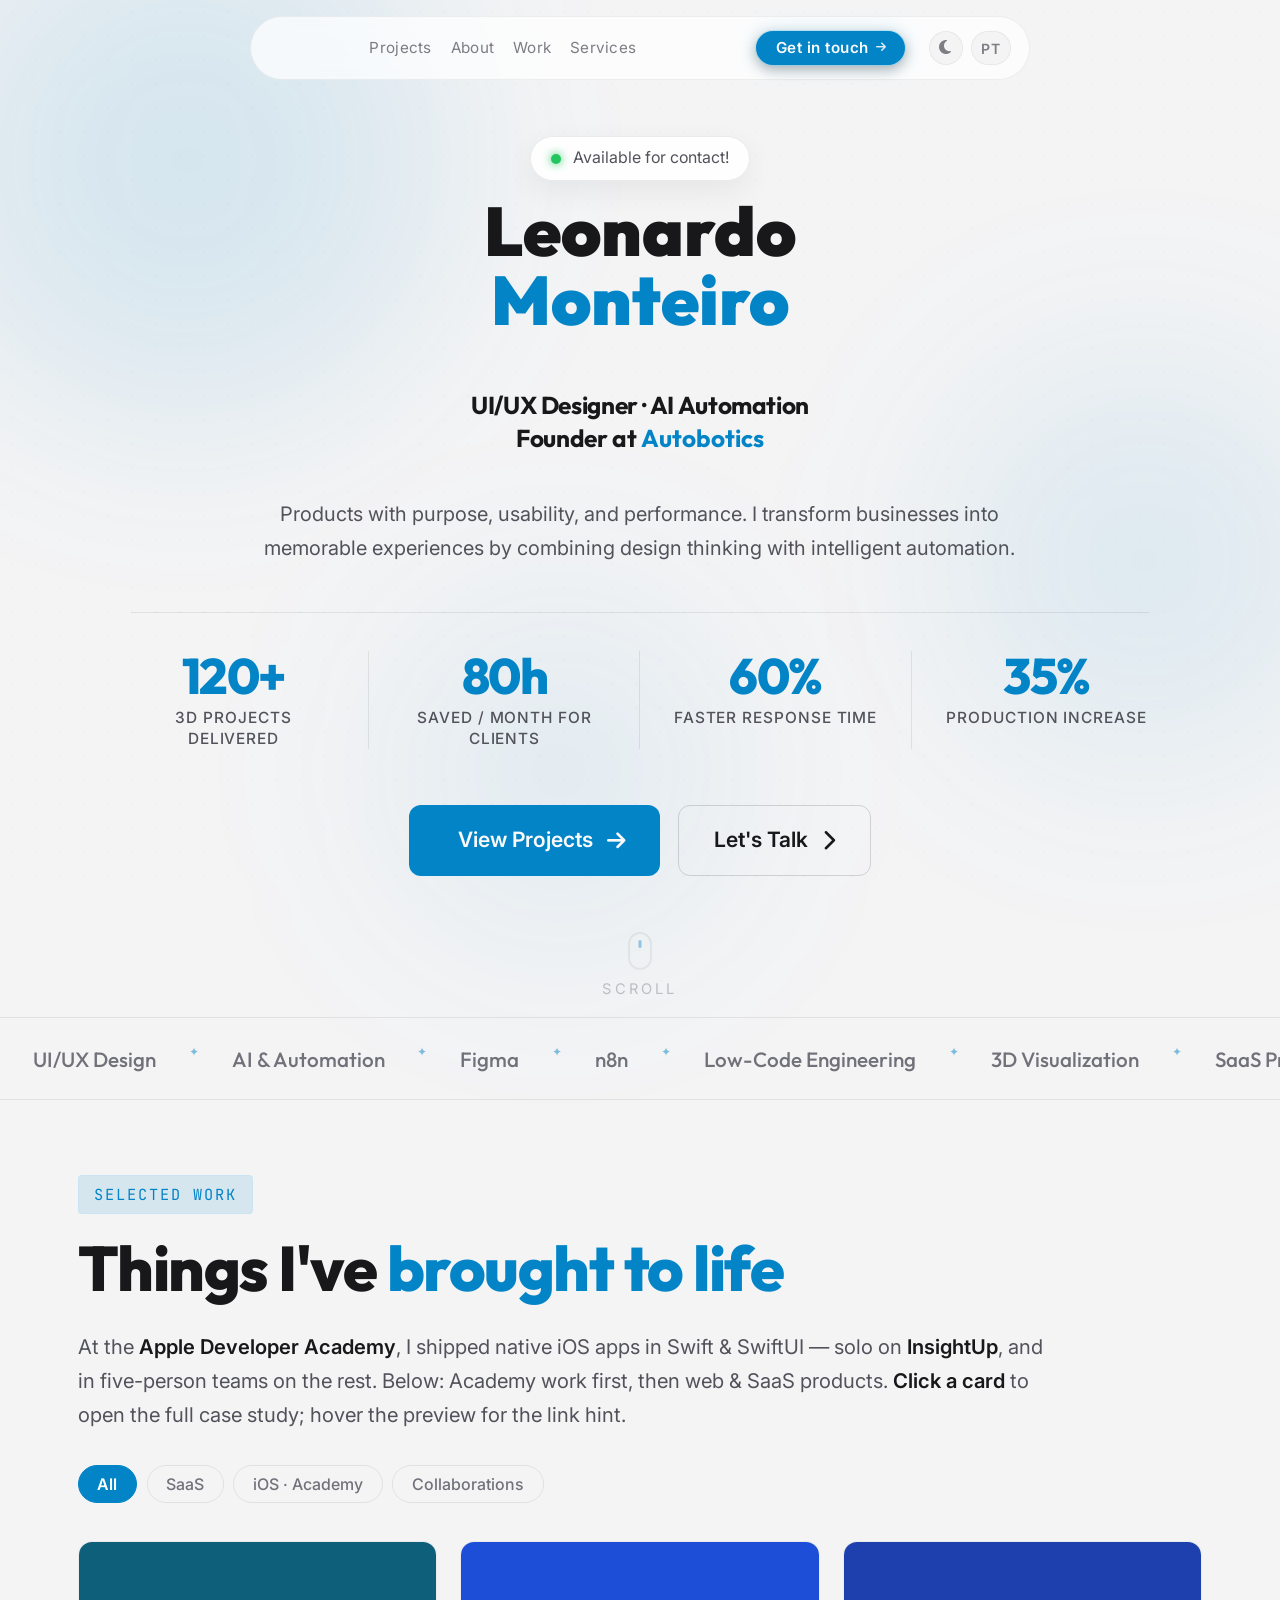
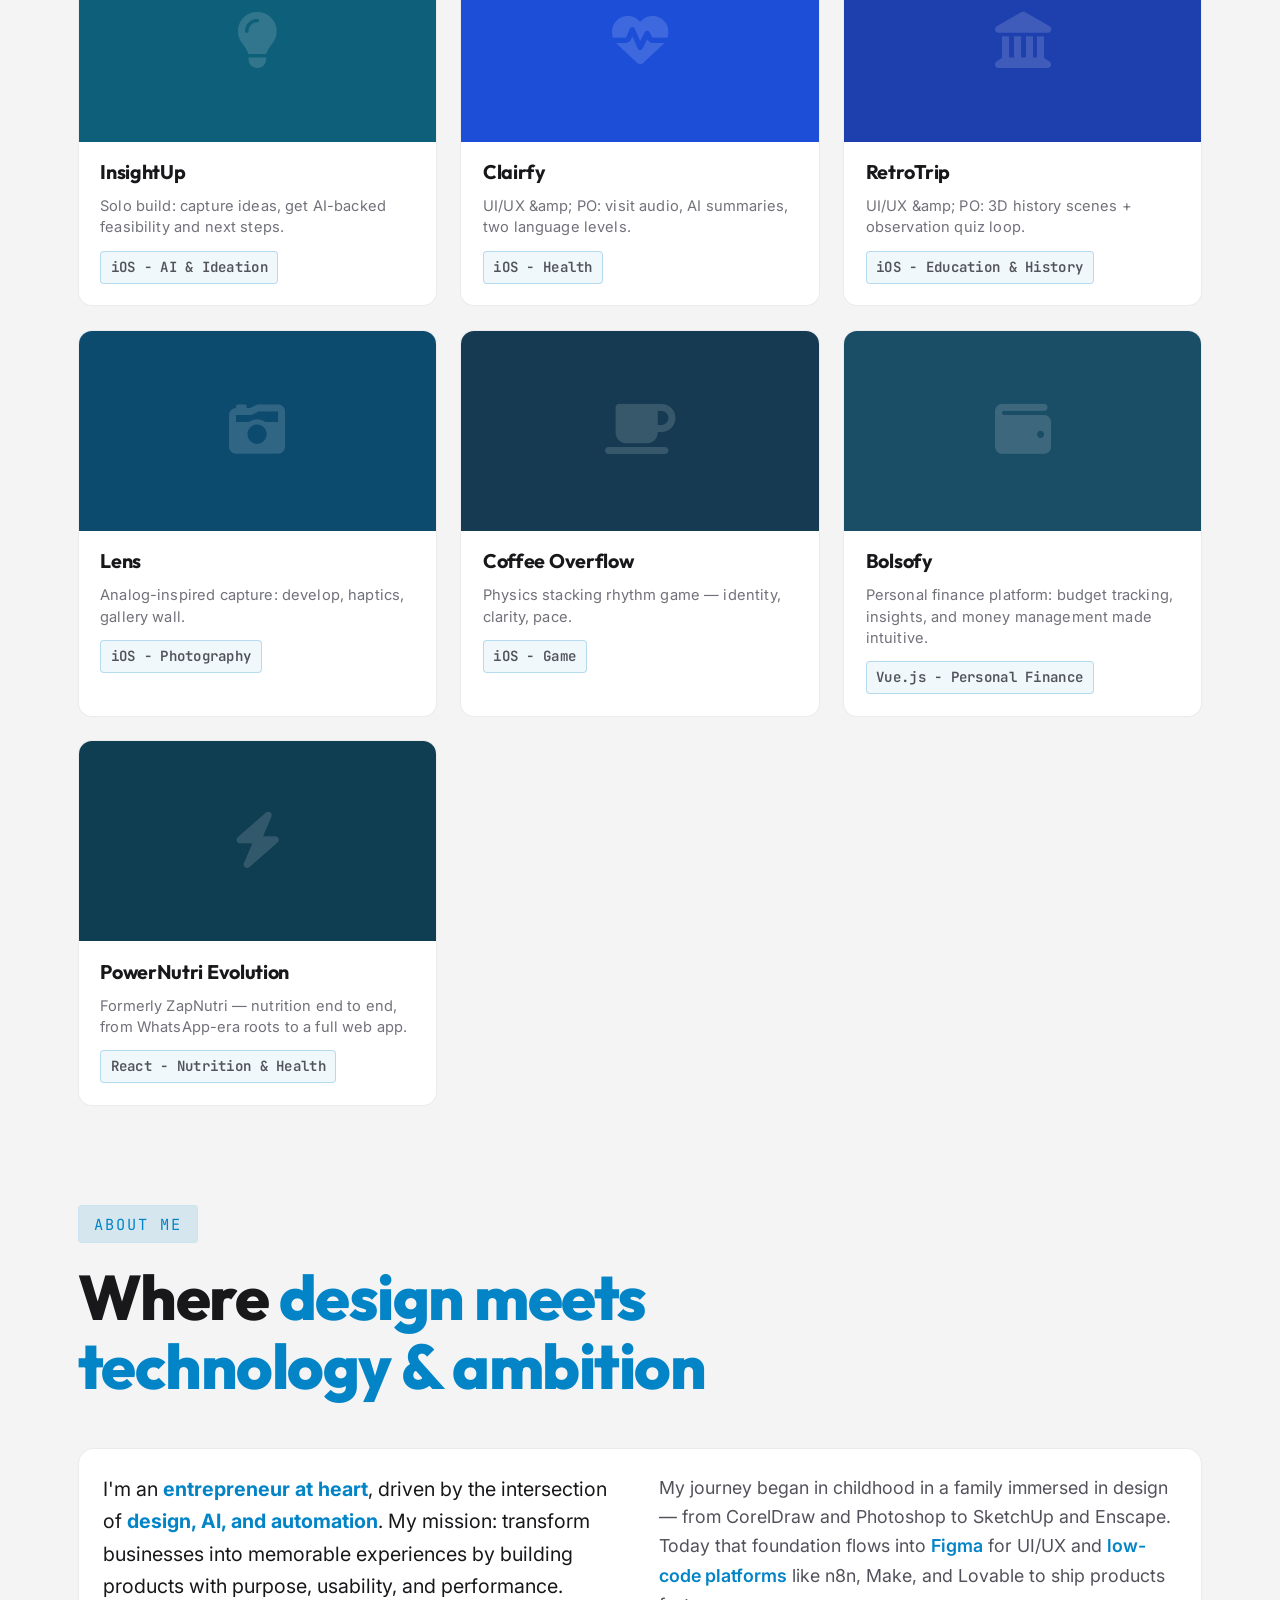
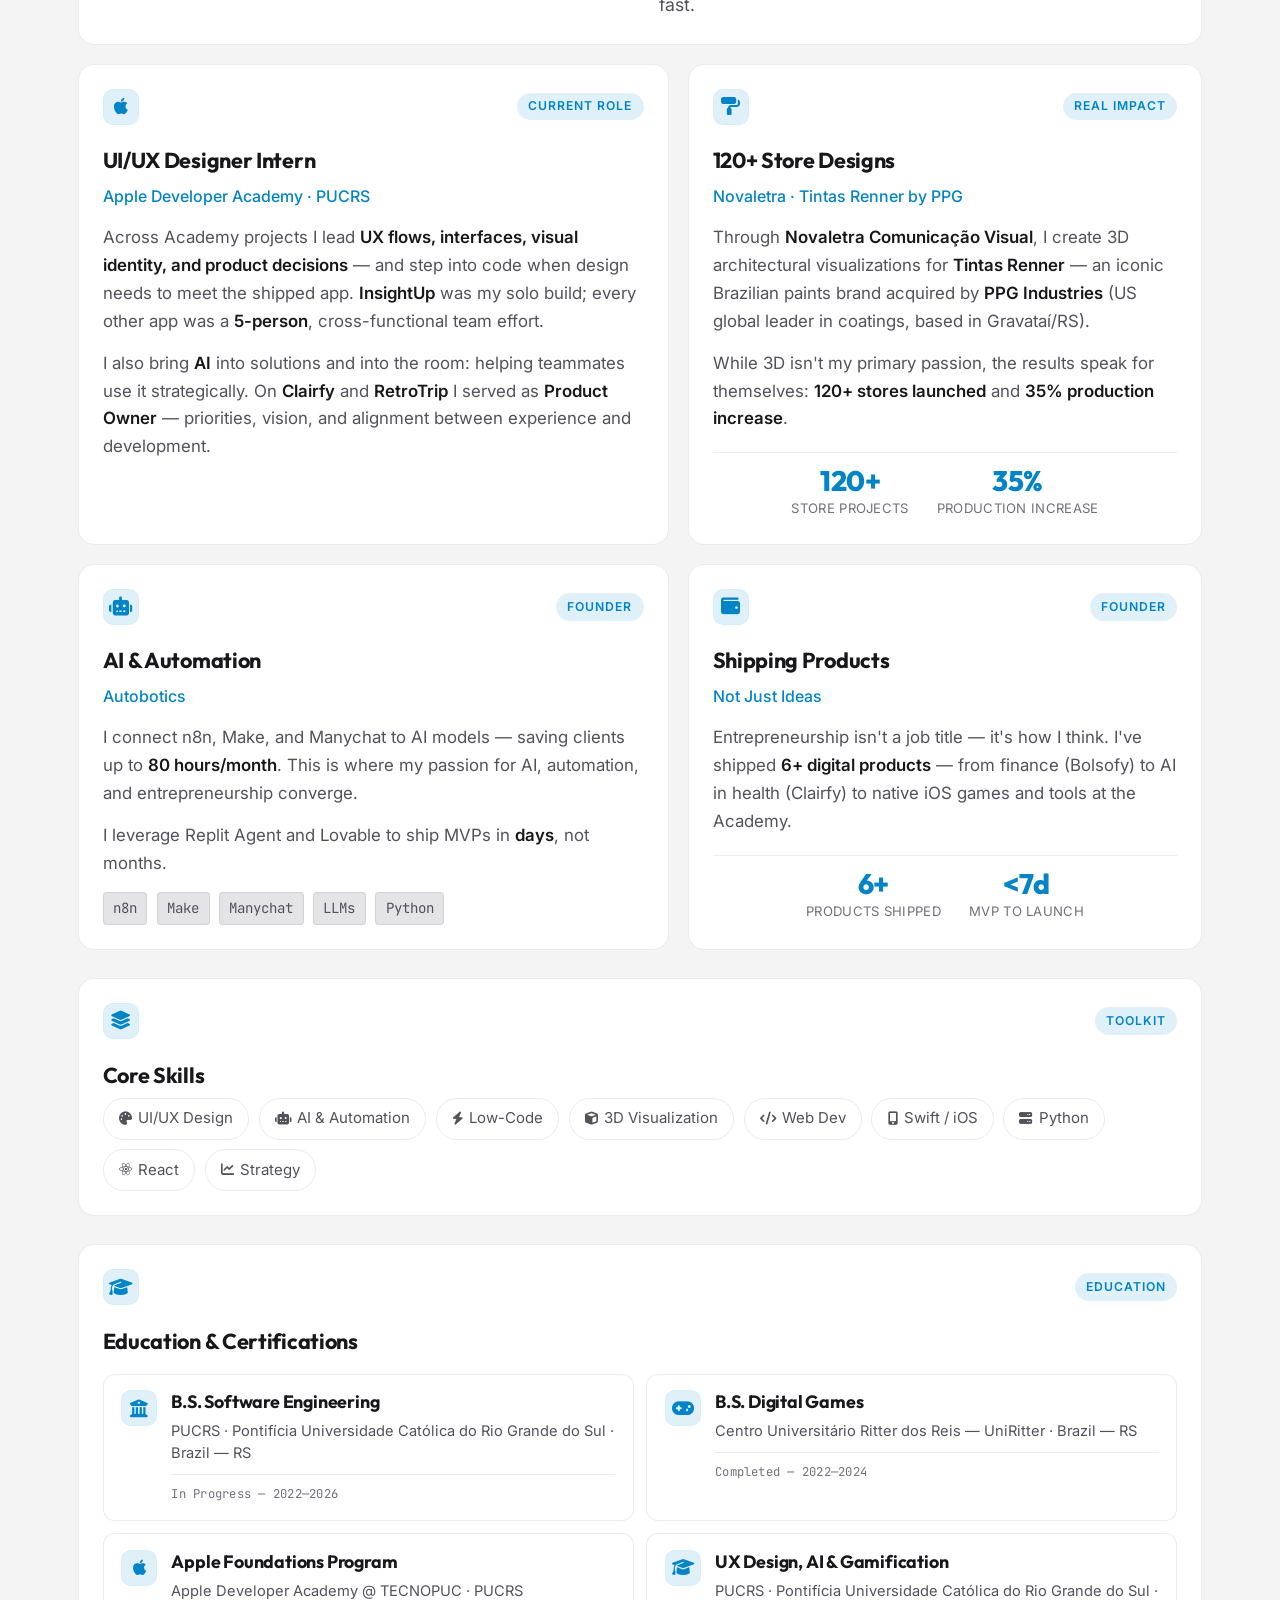
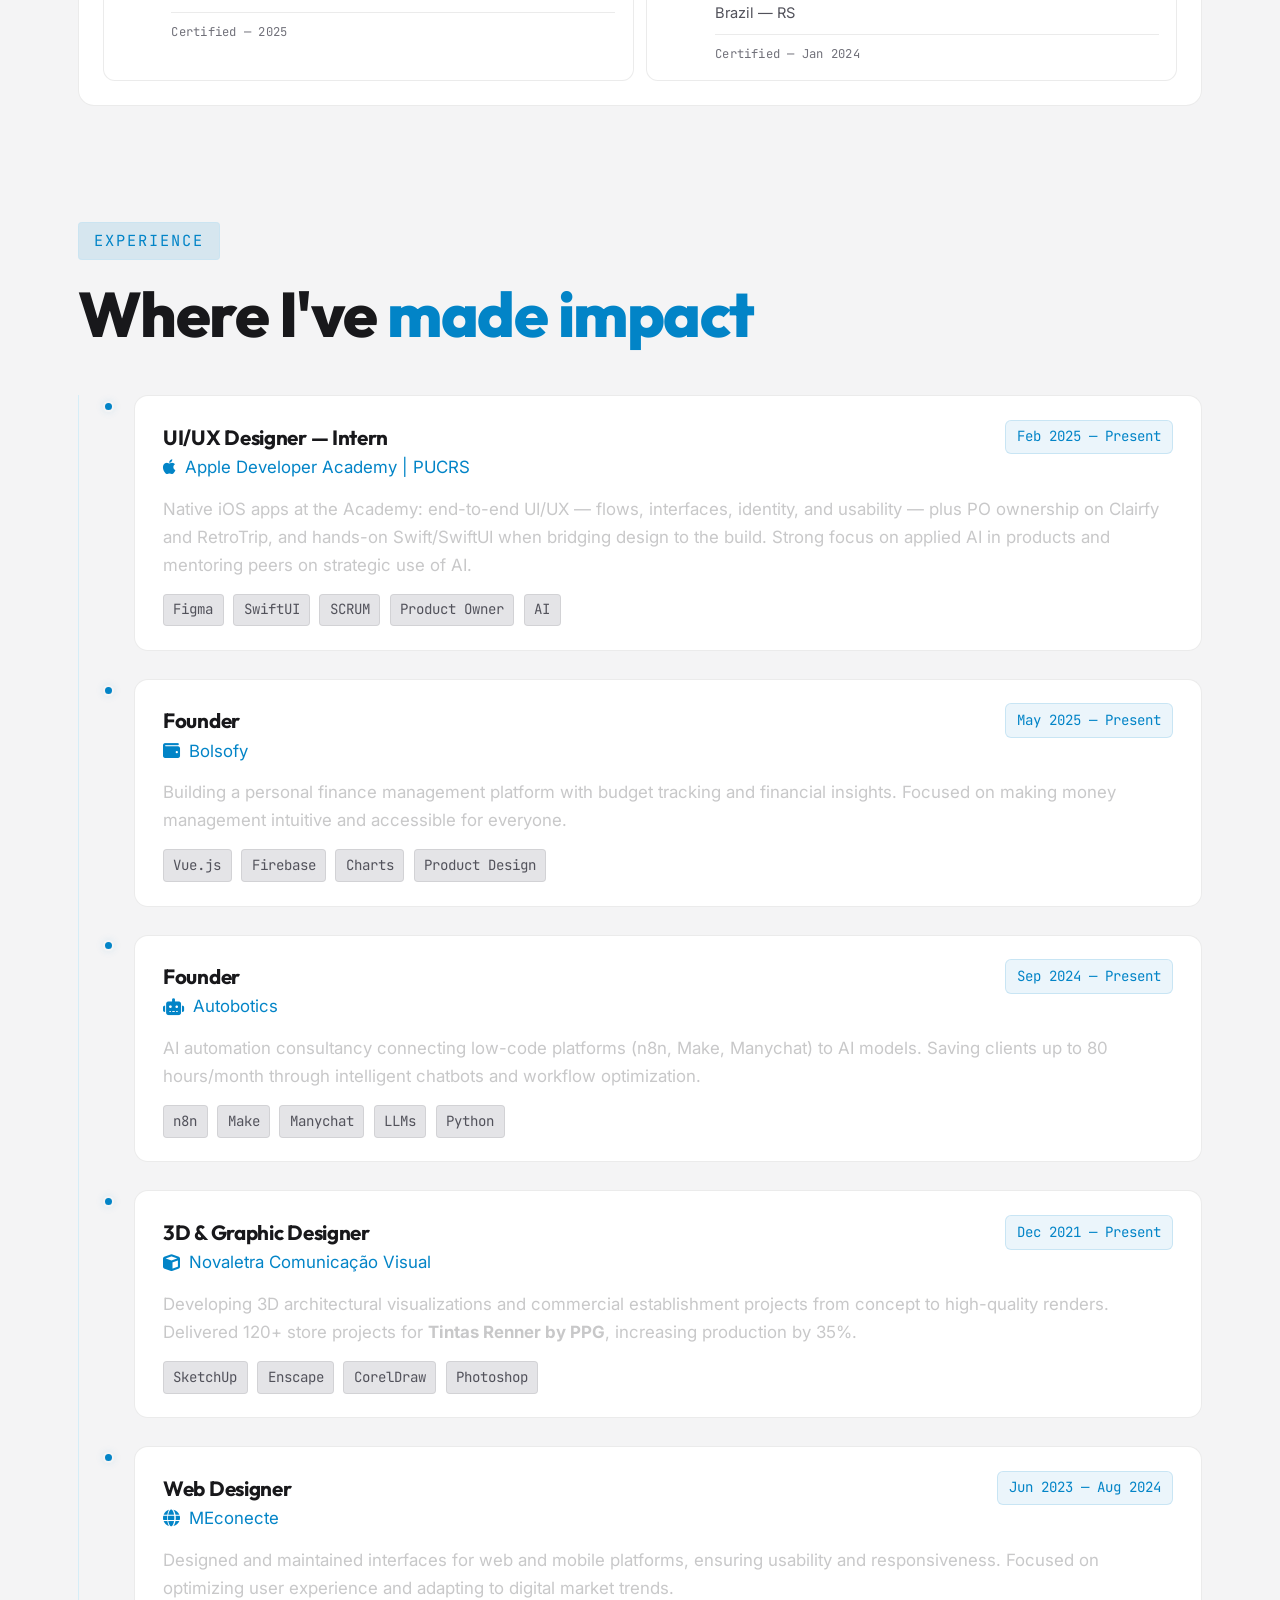
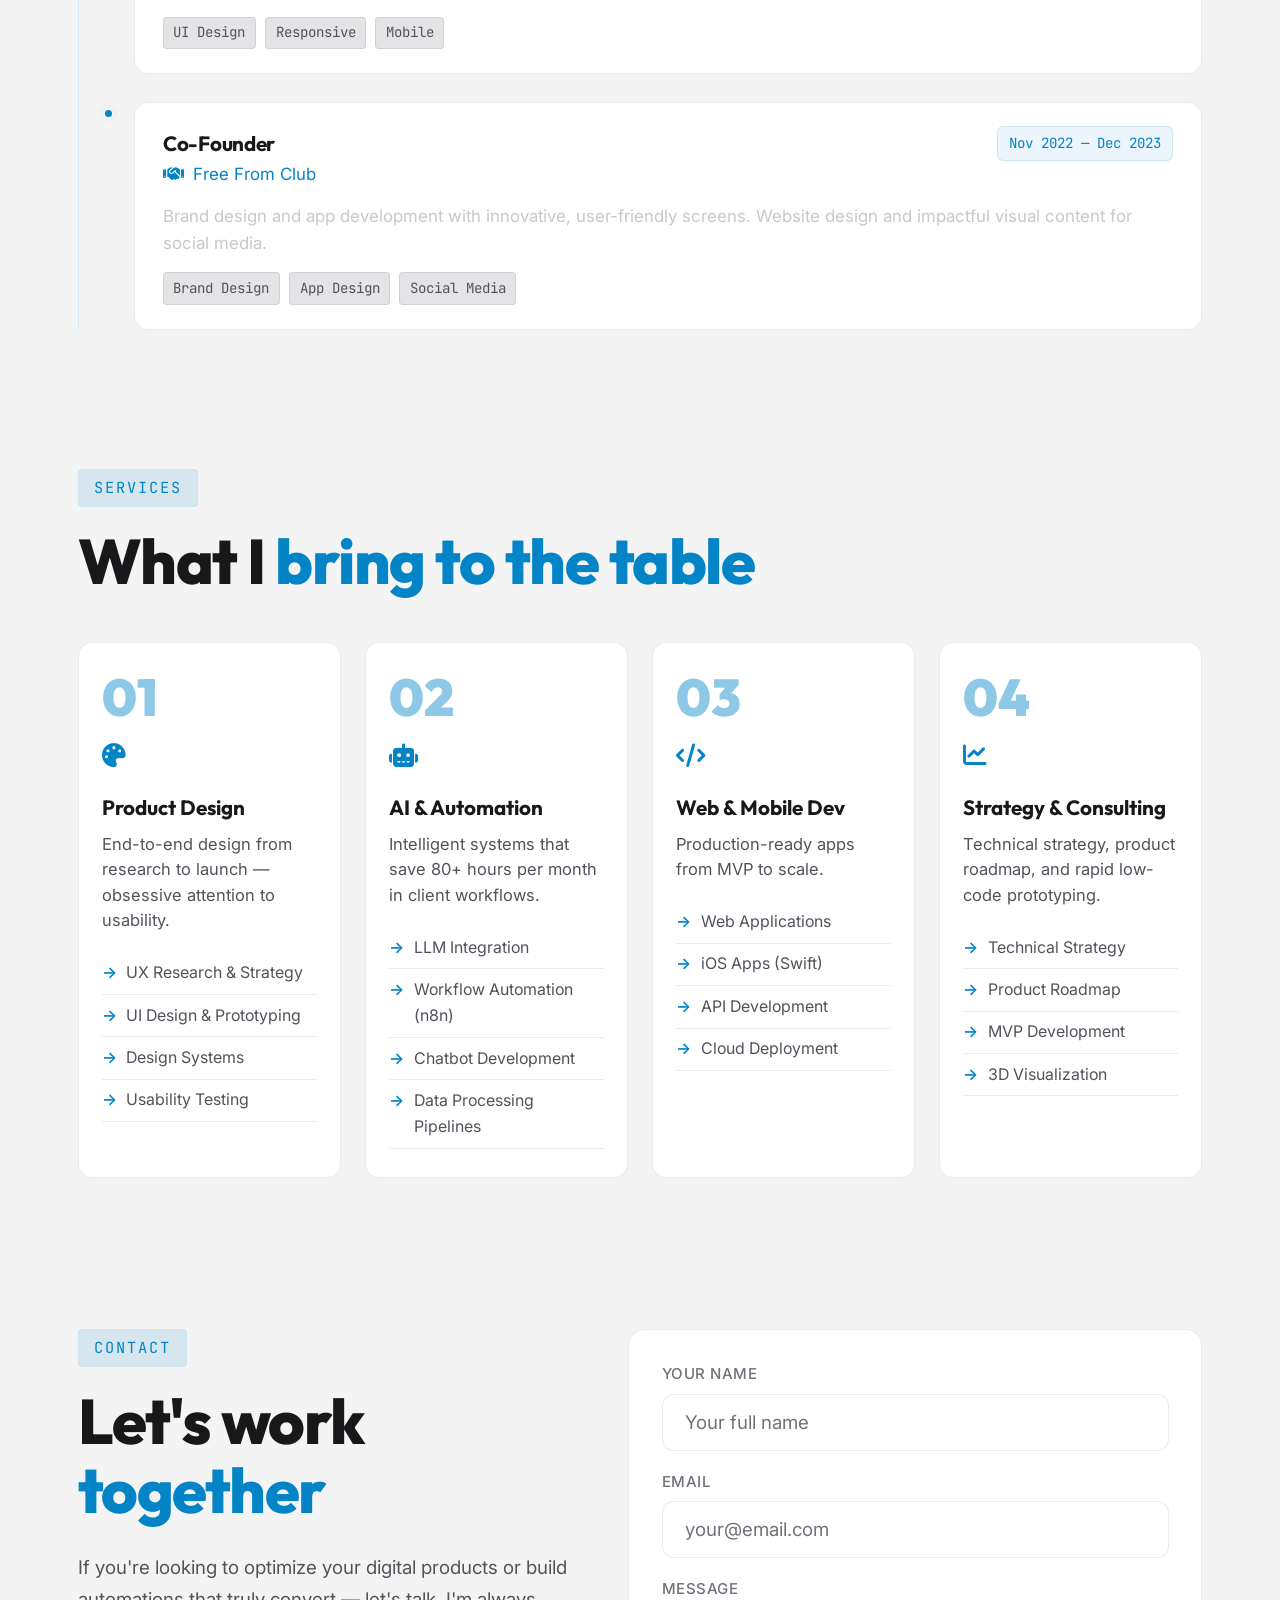
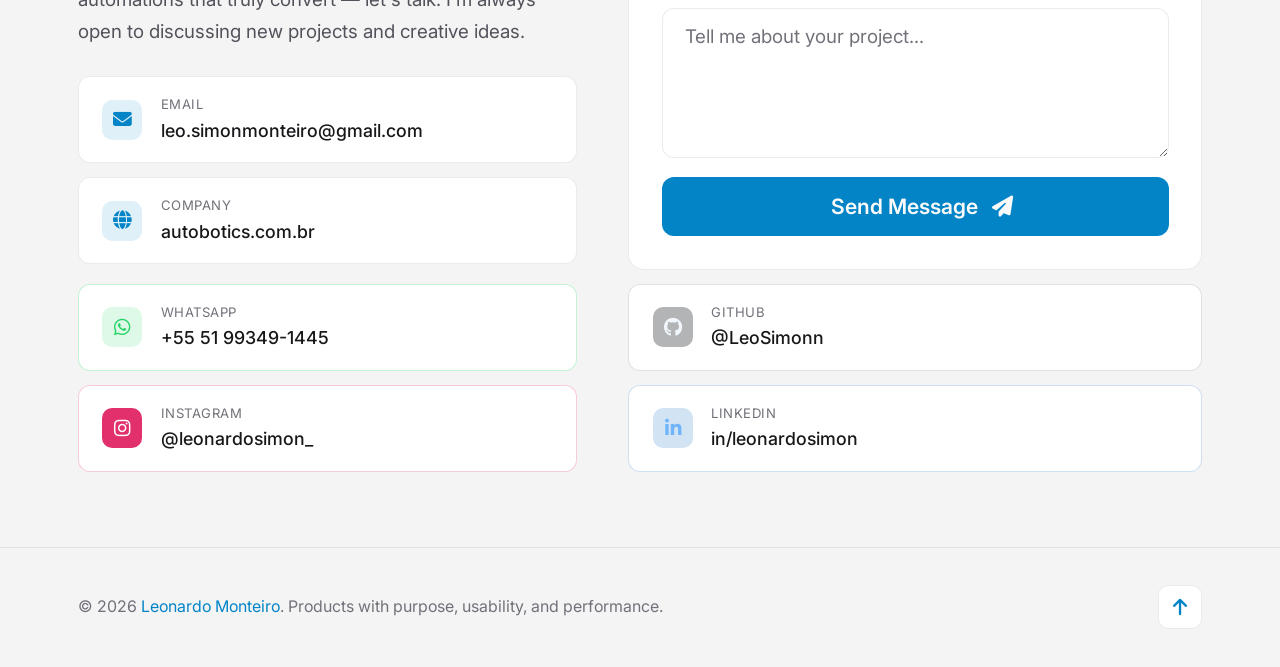
<file: index.html>
<!DOCTYPE html>
<html lang="en" data-lang="en">
<head>
  <meta charset="UTF-8">
  <meta name="viewport" content="width=device-width, initial-scale=1.0">
  <meta http-equiv="Cache-Control" content="no-cache, no-store, must-revalidate">
  <meta http-equiv="Pragma" content="no-cache">
  <meta http-equiv="Expires" content="0">
  <meta name="description" content="Leonardo Monteiro — UI/UX Designer, AI Automation Specialist & Founder at Autobotics. Products with purpose, usability, and performance.">
  <link rel="icon" href="favicon.ico?v=3" sizes="any">
  <link rel="icon" type="image/png" href="favicon.png?v=3" sizes="64x64">
  <link rel="apple-touch-icon" href="favicon.png?v=3">
  <title>Leonardo Monteiro | UI/UX · AI Automation · Founder</title>
  <link rel="preconnect" href="https://fonts.googleapis.com">
  <link rel="preconnect" href="https://fonts.gstatic.com" crossorigin>
  <link href="https://fonts.googleapis.com/css2?family=Inter:wght@300;400;500;600;700;800;900&family=JetBrains+Mono:wght@400;500&family=Outfit:wght@300;400;500;600;700;800;900&display=swap" rel="stylesheet">
  <link rel="stylesheet" href="https://cdnjs.cloudflare.com/ajax/libs/font-awesome/6.5.1/css/all.min.css">
  <link rel="stylesheet" href="styles.css?v=10">
</head>
<body>

  <div id="customCursor" class="custom-cursor" aria-hidden="true">
    <div class="custom-cursor__bibata" role="presentation"></div>
  </div>

  <!-- Loading Screen -->
  <div id="loader" role="status" aria-live="polite" aria-label="Loading">
    <div class="loader-inner">
      <div class="loader-track"><span class="loader-fill"></span></div>
    </div>
  </div>

  <div class="scroll-progress" id="scrollProgress"></div>

  <!-- NAV -->
  <nav class="nav" id="nav">
    <div class="nav-content">
      <button type="button" class="nav-hamburger" id="navHamburger" aria-label="Toggle menu" aria-expanded="false">
        <span class="hamburger-line"></span>
        <span class="hamburger-line"></span>
        <span class="hamburger-line"></span>
      </button>
      <div class="nav-links" id="navLinks">
        <a href="#projects" class="nav-link" data-i18n="nav.projects">Projects</a>
        <a href="#about" class="nav-link" data-i18n="nav.about">About</a>
        <a href="#experience" class="nav-link" data-i18n="nav.work">Work</a>
        <a href="#services" class="nav-link" data-i18n="nav.services">Services</a>
        <a href="#contact" class="nav-link nav-link--mobile-cta" data-i18n="nav.cta">Get in touch</a>
      </div>
      <a href="#contact" class="btn btn-primary nav-cta" data-i18n-aria="nav.ctaAria" aria-label="Go to contact section"><span class="btn-shine" aria-hidden="true"></span><span data-i18n="nav.cta">Get in touch</span> <i class="fas fa-arrow-right" aria-hidden="true"></i></a>
      <div class="nav-tools" role="toolbar" data-i18n-aria="nav.toolsToolbarAria" aria-label="Appearance and language">
        <button type="button" class="nav-tool-btn" id="themeToggle" aria-label="Switch to light mode">
          <i class="fas fa-sun" id="themeToggleIcon" aria-hidden="true"></i>
        </button>
        <button type="button" class="nav-tool-btn" id="langToggle" data-i18n-aria="nav.langAria" aria-label="Switch language">
          <span class="nav-tool-label" id="langToggleLabel">PT</span>
        </button>
      </div>
    </div>
  </nav>

  <div class="bg-dots"></div>
  <div class="bg-orbs"><div class="orb orb-1"></div><div class="orb orb-2"></div><div class="orb orb-3"></div></div>

  <!-- HERO -->
  <section class="hero" id="hero">
    <div class="hero-container"><div class="hero-content">
      <div class="available-badge reveal">
        <span class="badge-dot"></span>
        <span data-i18n="hero.badge">Available for contact!</span>
      </div>
      <h1 class="hero-title">
        <span class="hero-name-block">
          <span class="hero-row reveal"><span class="hero-name">Leonardo</span></span>
          <span class="hero-row reveal"><span class="hero-name gradient-text">Monteiro</span></span>
        </span>
        <span class="hero-role-block">
          <span class="hero-row reveal"><span class="hero-role" data-i18n="hero.role1">UI/UX Designer · AI Automation</span></span>
          <span class="hero-row reveal"><span class="hero-role" data-i18n-html="hero.role2Html">Founder at <a href="https://autobotics.com.br" target="_blank" rel="noopener noreferrer">Autobotics</a></span></span>
        </span>
      </h1>
      <p class="hero-tagline reveal" data-i18n="hero.tagline">Products with purpose, usability, and performance. I transform businesses into memorable experiences by combining design thinking with intelligent automation.</p>
      <div class="hero-stats reveal">
        <div class="stat-item">
           <span class="stat-number-wrap"><span class="stat-number" data-target="120" data-suffix="+">0</span></span>
          <span class="stat-label" data-i18n="hero.stat1">3D Projects Delivered</span>
        </div>
        <div class="stat-divider"></div>
        <div class="stat-item">
           <span class="stat-number-wrap"><span class="stat-number" data-target="80" data-suffix="h">0</span></span>
          <span class="stat-label" data-i18n="hero.stat2">Saved / Month for Clients</span>
        </div>
        <div class="stat-divider"></div>
        <div class="stat-item">
           <span class="stat-number-wrap"><span class="stat-number" data-target="60" data-suffix="%">0</span></span>
          <span class="stat-label" data-i18n="hero.stat3">Faster Response Time</span>
        </div>
        <div class="stat-divider"></div>
        <div class="stat-item">
           <span class="stat-number-wrap"><span class="stat-number" data-target="35" data-suffix="%">0</span></span>
          <span class="stat-label" data-i18n="hero.stat4">Production Increase</span>
        </div>
      </div>
      <div class="hero-actions reveal">
        <a href="#projects" class="btn btn-primary btn-lg"><span class="btn-shine"></span><span data-i18n="hero.btnProjects">View Projects</span> <i class="fas fa-arrow-right"></i></a>
        <a href="#contact" class="btn btn-ghost btn-lg"><span data-i18n="hero.btnTalk">Let's Talk</span> <i class="fas fa-chevron-right"></i></a>
      </div>
      <div class="scroll-indicator">
        <div class="scroll-mouse"><div class="scroll-wheel"></div></div>
        <span class="scroll-text" data-i18n="hero.scroll">Scroll</span>
      </div>
    </div></div>
  </section>

  <!-- MARQUEE -->
  <div class="marquee-wrapper">
    <div class="marquee-track">
      <span class="marquee-item">UI/UX Design</span><span class="marquee-sep">✦</span>
      <span class="marquee-item">AI & Automation</span><span class="marquee-sep">✦</span>
      <span class="marquee-item">Figma</span><span class="marquee-sep">✦</span>
      <span class="marquee-item">n8n</span><span class="marquee-sep">✦</span>
      <span class="marquee-item">Low-Code Engineering</span><span class="marquee-sep">✦</span>
      <span class="marquee-item">3D Visualization</span><span class="marquee-sep">✦</span>
      <span class="marquee-item">SaaS Products</span><span class="marquee-sep">✦</span>
      <span class="marquee-item">React</span><span class="marquee-sep">✦</span>
      <span class="marquee-item">Python</span><span class="marquee-sep">✦</span>
      <span class="marquee-item">TypeScript</span><span class="marquee-sep">✦</span>
      <span class="marquee-item">Swift</span><span class="marquee-sep">✦</span>
      <span class="marquee-item">Framer</span><span class="marquee-sep">✦</span>
      <span class="marquee-item">Lovable</span><span class="marquee-sep">✦</span>
      <span class="marquee-item">Make</span><span class="marquee-sep">✦</span>
      <span class="marquee-item">Manychat</span><span class="marquee-sep">✦</span>
      <span class="marquee-item">UI/UX Design</span><span class="marquee-sep">✦</span>
      <span class="marquee-item">AI & Automation</span><span class="marquee-sep">✦</span>
      <span class="marquee-item">Figma</span><span class="marquee-sep">✦</span>
      <span class="marquee-item">n8n</span><span class="marquee-sep">✦</span>
      <span class="marquee-item">Low-Code Engineering</span><span class="marquee-sep">✦</span>
      <span class="marquee-item">3D Visualization</span><span class="marquee-sep">✦</span>
      <span class="marquee-item">SaaS Products</span><span class="marquee-sep">✦</span>
      <span class="marquee-item">React</span><span class="marquee-sep">✦</span>
      <span class="marquee-item">Python</span><span class="marquee-sep">✦</span>
      <span class="marquee-item">TypeScript</span><span class="marquee-sep">✦</span>
      <span class="marquee-item">Swift</span><span class="marquee-sep">✦</span>
      <span class="marquee-item">Framer</span><span class="marquee-sep">✦</span>
      <span class="marquee-item">Lovable</span><span class="marquee-sep">✦</span>
      <span class="marquee-item">Make</span><span class="marquee-sep">✦</span>
      <span class="marquee-item">Manychat</span><span class="marquee-sep">✦</span>
    </div>
  </div>

  <!-- ====== PROJECTS ====== -->
  <section class="section" id="projects">
    <div class="container">
      <div class="section-header">
        <span class="section-tag reveal" data-i18n="projects.tag">Selected Work</span>
        <h2 class="section-title reveal" data-i18n-html="projects.titleHtml">Things I've <span class="gradient-text">brought to life</span></h2>
      </div>

      <p class="projects-lead reveal" data-i18n-html="projects.leadHtml">
        At the <strong>Apple Developer Academy</strong>, I shipped native iOS apps in Swift &amp; SwiftUI — solo on <strong>InsightUp</strong>, and in five-person teams on the rest. Below: Academy work first, then web &amp; SaaS products. <strong>Click a card</strong> to open the full case study; hover the preview for the link hint.
      </p>

      <div class="filter-bar reveal">
        <button type="button" class="filter-btn active" data-filter="all" data-i18n="projects.fAll">All</button>
        <button type="button" class="filter-btn" data-filter="saas" data-i18n="projects.fSaas">SaaS</button>
        <button type="button" class="filter-btn" data-filter="ios" data-i18n="projects.fIos">iOS · Academy</button>
        <button type="button" class="filter-btn" data-filter="collab" data-i18n="projects.fCollab">Collaborations</button>
      </div>

      <div class="projects-grid">
        <!-- Apple Developer Academy — native iOS -->
        <article class="project-card reveal" data-category="ios">
          <div class="project-image project-image--solid" style="--project-surface: #0d5f7a;">
            <div class="project-icon-wrap"><i class="fas fa-lightbulb"></i></div>
          </div>
          <div class="project-content project-content--minimal">
            <h3 class="project-card-title">InsightUp</h3>
            <p class="project-card-lead" data-i18n="projects.insightLead">Solo build: capture ideas, get AI-backed feasibility and next steps.</p>
            <div class="project-tags"><span class="tag tag--stack">iOS - AI &amp; Ideation</span></div>
          </div>
          <a href="project-insightup.html" class="project-card-hit" aria-label="InsightUp — open project page"><span class="project-card-detail-icon" aria-hidden="true"><i class="fas fa-up-right-from-square"></i></span></a>
        </article>

        <article class="project-card reveal" data-category="ios collab">
          <div class="project-image project-image--solid" style="--project-surface: #1d4ed8;">
            <div class="project-icon-wrap"><i class="fas fa-heartbeat"></i></div>
          </div>
          <div class="project-content project-content--minimal">
            <h3 class="project-card-title">Clairfy</h3>
            <p class="project-card-lead" data-i18n="projects.clairfyLead">UI/UX &amp; PO: visit audio, AI summaries, two language levels.</p>
            <div class="project-tags"><span class="tag tag--stack">iOS - Health</span></div>
          </div>
          <a href="project-clairfy.html" class="project-card-hit" aria-label="Clairfy — open project page"><span class="project-card-detail-icon" aria-hidden="true"><i class="fas fa-up-right-from-square"></i></span></a>
        </article>

        <article class="project-card reveal" data-category="ios collab">
          <div class="project-image project-image--solid" style="--project-surface: #1e40af;">
            <div class="project-icon-wrap"><i class="fas fa-landmark"></i></div>
          </div>
          <div class="project-content project-content--minimal">
            <h3 class="project-card-title">RetroTrip</h3>
            <p class="project-card-lead" data-i18n="projects.retroLead">UI/UX &amp; PO: 3D history scenes + observation quiz loop.</p>
            <div class="project-tags"><span class="tag tag--stack">iOS - Education &amp; History</span></div>
          </div>
          <a href="project-retrotrip.html" class="project-card-hit" aria-label="RetroTrip — open project page"><span class="project-card-detail-icon" aria-hidden="true"><i class="fas fa-up-right-from-square"></i></span></a>
        </article>

        <article class="project-card reveal" data-category="ios collab">
          <div class="project-image project-image--solid" style="--project-surface: #0c4a6e;">
            <div class="project-icon-wrap"><i class="fas fa-camera-retro"></i></div>
          </div>
          <div class="project-content project-content--minimal">
            <h3 class="project-card-title">Lens</h3>
            <p class="project-card-lead" data-i18n="projects.lensLead">Analog-inspired capture: develop, haptics, gallery wall.</p>
            <div class="project-tags"><span class="tag tag--stack">iOS - Photography</span></div>
          </div>
          <a href="project-lens.html" class="project-card-hit" aria-label="Lens — open project page"><span class="project-card-detail-icon" aria-hidden="true"><i class="fas fa-up-right-from-square"></i></span></a>
        </article>

        <article class="project-card reveal" data-category="ios collab">
          <div class="project-image project-image--solid" style="--project-surface: #153a52;">
            <div class="project-icon-wrap"><i class="fas fa-coffee"></i></div>
          </div>
          <div class="project-content project-content--minimal">
            <h3 class="project-card-title">Coffee Overflow</h3>
            <p class="project-card-lead" data-i18n="projects.coffeeLead">Physics stacking rhythm game — identity, clarity, pace.</p>
            <div class="project-tags"><span class="tag tag--stack">iOS - Game</span></div>
          </div>
          <a href="project-coffeeoverflow.html" class="project-card-hit" aria-label="Coffee Overflow — open project page"><span class="project-card-detail-icon" aria-hidden="true"><i class="fas fa-up-right-from-square"></i></span></a>
        </article>

        <!-- Web & SaaS -->
        <article class="project-card reveal" data-category="saas">
          <div class="project-image project-image--solid" style="--project-surface: #1a4d66;">
            <div class="project-icon-wrap"><i class="fas fa-wallet"></i></div>
          </div>
          <div class="project-content project-content--minimal">
            <h3 class="project-card-title">Bolsofy</h3>
            <p class="project-card-lead">Personal finance platform: budget tracking, insights, and money management made intuitive.</p>
            <div class="project-tags"><span class="tag tag--stack">Vue.js - Personal Finance</span></div>
          </div>
          <a href="project-bolsofy.html" class="project-card-hit" aria-label="Bolsofy — open project page"><span class="project-card-detail-icon" aria-hidden="true"><i class="fas fa-up-right-from-square"></i></span></a>
        </article>

        <article class="project-card reveal" data-category="saas">
          <div class="project-image project-image--solid" style="--project-surface: #0f3d52;">
            <div class="project-icon-wrap"><i class="fas fa-bolt"></i></div>
          </div>
          <div class="project-content project-content--minimal">
            <h3 class="project-card-title">PowerNutri Evolution</h3>
            <p class="project-card-lead" data-i18n="projects.powerLead">Formerly ZapNutri — nutrition end to end, from WhatsApp-era roots to a full web app.</p>
            <div class="project-tags"><span class="tag tag--stack">React - Nutrition &amp; Health</span></div>
          </div>
          <a href="project-powernutri.html" class="project-card-hit" aria-label="PowerNutri Evolution (formerly ZapNutri) — open project page"><span class="project-card-detail-icon" aria-hidden="true"><i class="fas fa-up-right-from-square"></i></span></a>
        </article>
      </div>
    </div>
  </section>



  <!-- ====== ABOUT - BENTO GRID ====== -->
  <section class="section" id="about">
    <div class="container">
      <div class="section-header">
        <span class="section-tag reveal" data-i18n="about.tag">About Me</span>
        <h2 class="section-title reveal" data-i18n-html="about.titleHtml">
          Where <span class="gradient-text">design meets</span><br>
          <span class="gradient-text">technology & ambition</span>
        </h2>
      </div>

      <!-- Bento Layout: 3 columns on desktop -->
      <div class="bento">

        <!-- ROW 1: Wide intro (spans 3 cols) -->
        <div class="bento-card bento-row-full reveal" data-tilt-card>
          <div class="bento-intro">
            <p class="intro-lead" data-i18n-html="about.intro1Html">
              I'm an <strong>entrepreneur at heart</strong>, driven by the intersection of <span class="gradient-text">design, AI, and automation</span>. My mission: transform businesses into memorable experiences by building products with purpose, usability, and performance.
            </p>
            <p data-i18n-html="about.intro2Html">
              My journey began in childhood in a family immersed in design — from CorelDraw and Photoshop to SketchUp and Enscape. Today that foundation flows into <strong>Figma</strong> for UI/UX and <strong>low-code platforms</strong> like n8n, Make, and Lovable to ship products fast.
            </p>
          </div>
        </div>

        <!-- ROW 2: Apple (left, 2 cols) | PPG (right, 1 col) -->
        <div class="bento-card bento-col-1 reveal" data-tilt-card>
          <div class="bento-header">
            <div class="bento-icon apple-bg"><i class="fab fa-apple"></i></div>
            <span class="bento-badge" data-i18n="bento.current">Current Role</span>
          </div>
          <h3 class="bento-title" data-i18n="bento.appleTitle">UI/UX Designer Intern</h3>
          <p class="bento-sub" data-i18n="bento.appleSub">Apple Developer Academy · PUCRS</p>
          <p class="bento-desc" data-i18n-html="bento.appleD1Html">
            Across Academy projects I lead <strong>UX flows, interfaces, visual identity, and product decisions</strong> — and step into code when design needs to meet the shipped app. <strong>InsightUp</strong> was my solo build; every other app was a <strong>5-person</strong>, cross-functional team effort.
          </p>
          <p class="bento-desc" style="margin-top:.5rem" data-i18n-html="bento.appleD2Html">
            I also bring <strong>AI</strong> into solutions and into the room: helping teammates use it strategically. On <strong>Clairfy</strong> and <strong>RetroTrip</strong> I served as <strong>Product Owner</strong> — priorities, vision, and alignment between experience and development.
          </p>
        </div>

        <div class="bento-card bento-col-2 reveal" data-tilt-card>
          <div class="bento-header">
            <div class="bento-icon ppg-bg"><i class="fas fa-paint-roller"></i></div>
            <span class="bento-badge" data-i18n="bento.impact">Real Impact</span>
          </div>
          <h3 class="bento-title" data-i18n="bento.storesTitle">120+ Store Designs</h3>
          <p class="bento-sub" data-i18n="bento.storesSub">Novaletra · Tintas Renner by PPG</p>
          <p class="bento-desc" data-i18n-html="bento.storesD1Html">
            Through <strong>Novaletra Comunicação Visual</strong>, I create 3D architectural visualizations for <strong>Tintas Renner</strong> — an iconic Brazilian paints brand acquired by <strong>PPG Industries</strong> (US global leader in coatings, based in Gravataí/RS).
          </p>
          <p class="bento-desc" style="margin-top:.75rem" data-i18n-html="bento.storesD2Html">
            While 3D isn't my primary passion, the results speak for themselves: <strong>120+ stores launched</strong> and <strong>35% production increase</strong>.
          </p>
          <div class="bento-stats">
            <div class="mini-stat"><div class="mini-num gradient-text">120+</div><div class="mini-label" data-i18n="bento.miniStore">Store Projects</div></div>
            <div class="mini-stat"><div class="mini-num gradient-text">35%</div><div class="mini-label" data-i18n="bento.miniProd">Production Increase</div></div>
          </div>
        </div>

        <!-- ROW 3: Autobotics (2 cols) | Entrepreneurship (1 col) -->
        <div class="bento-card bento-col-1 reveal" data-tilt-card>
          <div class="bento-header">
            <div class="bento-icon ai-bg"><i class="fas fa-robot"></i></div>
            <span class="bento-badge" data-i18n="bento.founder">Founder</span>
          </div>
          <h3 class="bento-title" data-i18n="bento.aiTitle">AI & Automation</h3>
          <p class="bento-sub" data-i18n="bento.aiSub">Autobotics</p>
          <p class="bento-desc" data-i18n-html="bento.aiD1Html">
            I connect n8n, Make, and Manychat to AI models — saving clients up to <strong>80 hours/month</strong>. This is where my passion for AI, automation, and entrepreneurship converge.
          </p>
          <p class="bento-desc" style="margin-top:.5rem" data-i18n-html="bento.aiD2Html">
            I leverage Replit Agent and Lovable to ship MVPs in <strong>days</strong>, not months.
          </p>
          <div class="bento-tags">
            <span class="tag">n8n</span><span class="tag">Make</span>
            <span class="tag">Manychat</span><span class="tag">LLMs</span><span class="tag">Python</span>
          </div>
        </div>

        <div class="bento-card bento-col-2 reveal" data-tilt-card>
          <div class="bento-header">
            <div class="bento-icon founder-bg"><i class="fas fa-wallet"></i></div>
            <span class="bento-badge" data-i18n="bento.founder">Founder</span>
          </div>
          <h3 class="bento-title" data-i18n="bento.shipTitle">Shipping Products</h3>
          <p class="bento-sub" data-i18n="bento.shipSub">Not Just Ideas</p>
          <p class="bento-desc" data-i18n-html="bento.shipD1Html">
            Entrepreneurship isn't a job title — it's how I think. I've shipped <strong>6+ digital products</strong> — from finance (Bolsofy) to AI in health (Clairfy) to native iOS games and tools at the Academy.
          </p>
          <div class="bento-stats">
            <div class="mini-stat"><div class="mini-num gradient-text">6+</div><div class="mini-label" data-i18n="bento.miniProducts">Products Shipped</div></div>
            <div class="mini-stat"><div class="mini-num gradient-text">&lt;7d</div><div class="mini-label" data-i18n="bento.miniMvp">MVP to Launch</div></div>
          </div>
        </div>

      </div>

      <!-- Core Skills & Education — fora da bento -->
      <div class="about-cards-row">
        <div class="bento-card reveal" data-tilt-card>
          <div class="bento-header">
            <div class="bento-icon skills-bg"><i class="fas fa-layer-group"></i></div>
            <span class="bento-badge" data-i18n="bento.toolkit">Toolkit</span>
          </div>
          <h3 class="bento-title" data-i18n="bento.coreSkills">Core Skills</h3>
          <div class="pill-grid">
            <span class="pill"><i class="fas fa-palette"></i><span data-i18n="bento.pillUx">UI/UX Design</span></span>
            <span class="pill"><i class="fas fa-robot"></i><span data-i18n="bento.pillAi">AI & Automation</span></span>
            <span class="pill"><i class="fas fa-bolt"></i><span data-i18n="bento.pillLow">Low-Code</span></span>
            <span class="pill"><i class="fas fa-cube"></i><span data-i18n="bento.pill3d">3D Visualization</span></span>
            <span class="pill"><i class="fas fa-code"></i><span data-i18n="bento.pillWeb">Web Dev</span></span>
            <span class="pill"><i class="fas fa-mobile-alt"></i><span data-i18n="bento.pillSwift">Swift / iOS</span></span>
            <span class="pill"><i class="fas fa-server"></i><span data-i18n="bento.pillPy">Python</span></span>
            <span class="pill"><i class="fab fa-react"></i><span data-i18n="bento.pillReact">React</span></span>
            <span class="pill"><i class="fas fa-chart-line"></i><span data-i18n="bento.pillStrategy">Strategy</span></span>
          </div>
        </div>
        <div class="bento-card reveal" data-tilt-card>
          <div class="bento-header">
            <div class="bento-icon"><i class="fas fa-graduation-cap"></i></div>
            <span class="bento-badge" data-i18n="bento.eduBadge">Education</span>
          </div>
          <h3 class="bento-title" data-i18n="bento.eduTitle">Education &amp; Certifications</h3>
          <div class="edu-cards-grid" role="list">
            <article class="edu-card" role="listitem">
              <div class="edu-card-icon" aria-hidden="true"><i class="fas fa-university"></i></div>
              <div class="edu-card-text">
                <h4 class="edu-card-degree" data-i18n="bento.edu1deg">B.S. Software Engineering</h4>
                <p class="edu-card-inst" data-i18n="bento.edu1inst">PUCRS · Pontifícia Universidade Católica do Rio Grande do Sul · Brazil — RS</p>
                <p class="edu-card-meta" data-i18n="bento.edu1meta">In Progress — 2022—2026</p>
              </div>
            </article>
            <article class="edu-card" role="listitem">
              <div class="edu-card-icon" aria-hidden="true"><i class="fas fa-gamepad"></i></div>
              <div class="edu-card-text">
                <h4 class="edu-card-degree" data-i18n="bento.edu2deg">B.S. Digital Games</h4>
                <p class="edu-card-inst" data-i18n="bento.edu2inst">Centro Universitário Ritter dos Reis — UniRitter · Brazil — RS</p>
                <p class="edu-card-meta" data-i18n="bento.edu2meta">Completed — 2022—2024</p>
              </div>
            </article>
            <article class="edu-card" role="listitem">
              <div class="edu-card-icon" aria-hidden="true"><i class="fab fa-apple"></i></div>
              <div class="edu-card-text">
                <h4 class="edu-card-degree" data-i18n="bento.edu3deg">Apple Foundations Program</h4>
                <p class="edu-card-inst" data-i18n="bento.edu3inst">Apple Developer Academy @ TECNOPUC · PUCRS</p>
                <p class="edu-card-meta" data-i18n="bento.edu3meta">Certified — 2025</p>
              </div>
            </article>
            <article class="edu-card" role="listitem">
              <div class="edu-card-icon" aria-hidden="true"><i class="fas fa-graduation-cap"></i></div>
              <div class="edu-card-text">
                <h4 class="edu-card-degree" data-i18n="bento.edu4deg">UX Design, AI &amp; Gamification</h4>
                <p class="edu-card-inst" data-i18n="bento.edu4inst">PUCRS · Pontifícia Universidade Católica do Rio Grande do Sul · Brazil — RS</p>
                <p class="edu-card-meta" data-i18n="bento.edu4meta">Certified — Jan 2024</p>
              </div>
            </article>
          </div>
        </div>
      </div>

    </div>
  </section>

  <!-- ====== EXPERIENCE ====== -->
  <section class="section" id="experience">
    <div class="container">
      <div class="section-header">
        <span class="section-tag reveal" data-i18n="experience.tag">Experience</span>
        <h2 class="section-title reveal" data-i18n-html="experience.titleHtml">Where I've <span class="gradient-text">made impact</span></h2>
      </div>

      <div class="timeline">
        <div class="timeline-item reveal">
          <div class="timeline-dot"></div>
          <div class="timeline-content">
            <div class="timeline-header">
              <div><h3 data-i18n="experience.e1title">UI/UX Designer — Intern</h3>
                <span class="timeline-company"><i class="fab fa-apple"></i> <span data-i18n="experience.e1company">Apple Developer Academy | PUCRS</span></span>
              </div>
              <span class="timeline-date" data-i18n="experience.e1date">Feb 2025 — Present</span>
            </div>
            <p class="timeline-desc" data-i18n="experience.e1desc">Native iOS apps at the Academy: end-to-end UI/UX — flows, interfaces, identity, and usability — plus PO ownership on Clairfy and RetroTrip, and hands-on Swift/SwiftUI when bridging design to the build. Strong focus on applied AI in products and mentoring peers on strategic use of AI.</p>
            <div class="timeline-tags"><span class="tag">Figma</span><span class="tag">SwiftUI</span><span class="tag">SCRUM</span><span class="tag">Product Owner</span><span class="tag">AI</span></div>
          </div>
        </div>

        <div class="timeline-item reveal">
          <div class="timeline-dot"></div>
          <div class="timeline-content">
            <div class="timeline-header">
              <div><h3 data-i18n="experience.e2title">Founder</h3><span class="timeline-company"><i class="fas fa-wallet"></i> <span data-i18n="experience.e2company">Bolsofy</span></span></div>
              <span class="timeline-date" data-i18n="experience.e2date">May 2025 — Present</span>
            </div>
            <p class="timeline-desc" data-i18n="experience.e2desc">Building a personal finance management platform with budget tracking and financial insights. Focused on making money management intuitive and accessible for everyone.</p>
            <div class="timeline-tags"><span class="tag">Vue.js</span><span class="tag">Firebase</span><span class="tag">Charts</span><span class="tag">Product Design</span></div>
          </div>
        </div>

        <div class="timeline-item reveal">
          <div class="timeline-dot"></div>
          <div class="timeline-content">
            <div class="timeline-header">
              <div><h3 data-i18n="experience.e3title">Founder</h3><span class="timeline-company"><i class="fas fa-robot"></i> <span data-i18n="experience.e3company">Autobotics</span></span></div>
              <span class="timeline-date" data-i18n="experience.e3date">Sep 2024 — Present</span>
            </div>
            <p class="timeline-desc" data-i18n="experience.e3desc">AI automation consultancy connecting low-code platforms (n8n, Make, Manychat) to AI models. Saving clients up to 80 hours/month through intelligent chatbots and workflow optimization.</p>
            <div class="timeline-tags"><span class="tag">n8n</span><span class="tag">Make</span><span class="tag">Manychat</span><span class="tag">LLMs</span><span class="tag">Python</span></div>
          </div>
        </div>

        <div class="timeline-item reveal">
          <div class="timeline-dot"></div>
          <div class="timeline-content">
            <div class="timeline-header">
              <div><h3 data-i18n="experience.e4title">3D & Graphic Designer</h3><span class="timeline-company"><i class="fas fa-cube"></i> <span data-i18n="experience.e4company">Novaletra Comunicação Visual</span></span></div>
              <span class="timeline-date" data-i18n="experience.e4date">Dec 2021 — Present</span>
            </div>
            <p class="timeline-desc" data-i18n-html="experience.e4desc">Developing 3D architectural visualizations and commercial establishment projects from concept to high-quality renders. Delivered 120+ store projects for <strong>Tintas Renner by PPG</strong>, increasing production by 35%.</p>
            <div class="timeline-tags"><span class="tag">SketchUp</span><span class="tag">Enscape</span><span class="tag">CorelDraw</span><span class="tag">Photoshop</span></div>
          </div>
        </div>

        <div class="timeline-item reveal">
          <div class="timeline-dot"></div>
          <div class="timeline-content">
            <div class="timeline-header">
              <div><h3 data-i18n="experience.e5title">Web Designer</h3><span class="timeline-company"><i class="fas fa-globe"></i> <span data-i18n="experience.e5company">MEconecte</span></span></div>
              <span class="timeline-date" data-i18n="experience.e5date">Jun 2023 — Aug 2024</span>
            </div>
            <p class="timeline-desc" data-i18n="experience.e5desc">Designed and maintained interfaces for web and mobile platforms, ensuring usability and responsiveness. Focused on optimizing user experience and adapting to digital market trends.</p>
            <div class="timeline-tags"><span class="tag">UI Design</span><span class="tag">Responsive</span><span class="tag">Mobile</span></div>
          </div>
        </div>

        <div class="timeline-item reveal">
          <div class="timeline-dot"></div>
          <div class="timeline-content">
            <div class="timeline-header">
              <div><h3 data-i18n="experience.e6title">Co-Founder</h3><span class="timeline-company"><i class="fas fa-handshake"></i> <span data-i18n="experience.e6company">Free From Club</span></span></div>
              <span class="timeline-date" data-i18n="experience.e6date">Nov 2022 — Dec 2023</span>
            </div>
            <p class="timeline-desc" data-i18n="experience.e6desc">Brand design and app development with innovative, user-friendly screens. Website design and impactful visual content for social media.</p>
            <div class="timeline-tags"><span class="tag">Brand Design</span><span class="tag">App Design</span><span class="tag">Social Media</span></div>
          </div>
        </div>
      </div>
    </div>
  </section>

  <!-- ====== SERVICES ====== -->
  <section class="section" id="services">
    <div class="container">
      <div class="section-header">
        <span class="section-tag reveal" data-i18n="services.tag">Services</span>
        <h2 class="section-title reveal" data-i18n-html="services.titleHtml">What I <span class="gradient-text">bring to the table</span></h2>
      </div>

      <div class="services-grid">
        <div class="service-card reveal tilt-card">
          <div class="service-number">01</div>
          <div class="service-icon"><i class="fas fa-palette"></i></div>
          <h3 data-i18n="services.s1title">Product Design</h3>
          <p data-i18n="services.s1desc">End-to-end design from research to launch — obsessive attention to usability.</p>
          <ul class="service-list">
            <li data-i18n="services.s1l1">UX Research & Strategy</li>
            <li data-i18n="services.s1l2">UI Design & Prototyping</li>
            <li data-i18n="services.s1l3">Design Systems</li>
            <li data-i18n="services.s1l4">Usability Testing</li>
          </ul>
        </div>

        <div class="service-card reveal tilt-card">
          <div class="service-number">02</div>
          <div class="service-icon"><i class="fas fa-robot"></i></div>
          <h3 data-i18n="services.s2title">AI & Automation</h3>
          <p data-i18n="services.s2desc">Intelligent systems that save 80+ hours per month in client workflows.</p>
          <ul class="service-list">
            <li data-i18n="services.s2l1">LLM Integration</li>
            <li data-i18n="services.s2l2">Workflow Automation (n8n)</li>
            <li data-i18n="services.s2l3">Chatbot Development</li>
            <li data-i18n="services.s2l4">Data Processing Pipelines</li>
          </ul>
        </div>

        <div class="service-card reveal tilt-card">
          <div class="service-number">03</div>
          <div class="service-icon"><i class="fas fa-code"></i></div>
          <h3 data-i18n="services.s3title">Web & Mobile Dev</h3>
          <p data-i18n="services.s3desc">Production-ready apps from MVP to scale.</p>
          <ul class="service-list">
            <li data-i18n="services.s3l1">Web Applications</li>
            <li data-i18n="services.s3l2">iOS Apps (Swift)</li>
            <li data-i18n="services.s3l3">API Development</li>
            <li data-i18n="services.s3l4">Cloud Deployment</li>
          </ul>
        </div>

        <div class="service-card reveal tilt-card">
          <div class="service-number">04</div>
          <div class="service-icon"><i class="fas fa-chart-line"></i></div>
          <h3 data-i18n="services.s4title">Strategy & Consulting</h3>
          <p data-i18n="services.s4desc">Technical strategy, product roadmap, and rapid low-code prototyping.</p>
          <ul class="service-list">
            <li data-i18n="services.s4l1">Technical Strategy</li>
            <li data-i18n="services.s4l2">Product Roadmap</li>
            <li data-i18n="services.s4l3">MVP Development</li>
            <li data-i18n="services.s4l4">3D Visualization</li>
          </ul>
        </div>
      </div>
    </div>
  </section>
  <!-- ====== CONTACT ====== -->
  <section class="section" id="contact">
    <div class="container">
      <div class="contact-layout">
        <div class="contact-info-top reveal">
          <header class="contact-header">
            <span class="section-tag reveal" data-i18n="contact.tag">Contact</span>
            <h2 class="section-title reveal" data-i18n-html="contact.titleHtml">Let's work<br><span class="gradient-text">together</span></h2>
          </header>
          <p class="contact-desc" data-i18n="contact.desc">If you're looking to optimize your digital products or build automations that truly convert — let's talk. I'm always open to discussing new projects and creative ideas.</p>

          <div class="contact-links contact-links--primary">
            <a href="mailto:leo.simonmonteiro@gmail.com" class="contact-link">
              <div class="contact-link-icon"><i class="fas fa-envelope"></i></div>
              <div><div class="contact-link-label" data-i18n="contact.emailLabel">Email</div><div class="contact-link-value">leo.simonmonteiro@gmail.com</div></div>
            </a>
            <a href="https://autobotics.com.br" target="_blank" rel="noopener noreferrer" class="contact-link">
              <div class="contact-link-icon"><i class="fas fa-globe"></i></div>
              <div><div class="contact-link-label" data-i18n="contact.companyLabel">Company</div><div class="contact-link-value">autobotics.com.br</div></div>
            </a>
          </div>
        </div>

        <div class="contact-form-column reveal">
          <div class="contact-form-wrap">
            <form class="contact-form" id="contactForm">
              <div class="form-group">
                <label for="name" data-i18n="contact.formName">Your Name</label>
                <input type="text" id="name" data-i18n-placeholder="contact.phName" placeholder="Your full name" required>
              </div>
              <div class="form-group">
                <label for="email" data-i18n="contact.formEmail">Email</label>
                <input type="email" id="email" data-i18n-placeholder="contact.phEmail" placeholder="your@email.com" required>
              </div>
              <div class="form-group form-group--message">
                <label for="message" data-i18n="contact.formMessage">Message</label>
                <textarea id="message" data-i18n-placeholder="contact.phMessage" placeholder="Tell me about your project..." required></textarea>
              </div>
              <button type="submit" class="btn btn-primary btn-lg"><span class="btn-shine"></span><span data-i18n="contact.submit">Send Message</span> <i class="fas fa-paper-plane"></i></button>
            </form>
          </div>
        </div>

        <div class="contact-links contact-links--lower reveal">
          <a href="https://wa.me/5551993491445" target="_blank" rel="noopener noreferrer" class="contact-link whatsapp-link">
            <div class="contact-link-icon"><i class="fab fa-whatsapp"></i></div>
            <div><div class="contact-link-label" data-i18n="contact.waLabel">WhatsApp</div><div class="contact-link-value">+55 51 99349-1445</div></div>
          </a>
          <a href="https://www.instagram.com/leonardosimon_/" target="_blank" rel="noopener noreferrer" class="contact-link contact-link--instagram">
            <div class="contact-link-icon"><i class="fab fa-instagram"></i></div>
            <div><div class="contact-link-label" data-i18n="contact.igLabel">Instagram</div><div class="contact-link-value" data-i18n="contact.igValue">@leonardosimon_</div></div>
          </a>
        </div>

        <div class="contact-links contact-links--social reveal">
          <a href="https://github.com/LeoSimonn" target="_blank" rel="noopener noreferrer" class="contact-link contact-link--github" data-i18n-aria="contact.githubAria">
            <div class="contact-link-icon"><i class="fab fa-github"></i></div>
            <div><div class="contact-link-label" data-i18n="contact.githubLabel">GitHub</div><div class="contact-link-value" data-i18n="contact.githubValue">@LeoSimonn</div></div>
          </a>
          <a href="https://www.linkedin.com/in/leonardosimon" target="_blank" rel="noopener noreferrer" class="contact-link contact-link--linkedin" data-i18n-aria="contact.linkedinAria">
            <div class="contact-link-icon"><i class="fab fa-linkedin-in"></i></div>
            <div><div class="contact-link-label" data-i18n="contact.linkedinLabel">LinkedIn</div><div class="contact-link-value" data-i18n="contact.linkedinValue">in/leonardosimon</div></div>
          </a>
        </div>
      </div>
    </div>
  </section>
  <!-- FOOTER -->
  <footer class="footer">
    <div class="container footer-content">
      <p class="footer-text" data-i18n-html="footer.textHtml">&copy; 2026 <span class="gradient-text">Leonardo Monteiro</span>. Products with purpose, usability, and performance.</p>
      <a href="#hero" class="back-to-top" data-i18n-aria="footer.backTopAria" aria-label="Back to top"><i class="fas fa-arrow-up"></i></a>
    </div>
  </footer>

  <script src="i18n.js?v=2"></script>
  <script src="script.js?v=4"></script>
</body>
</html>
</file>
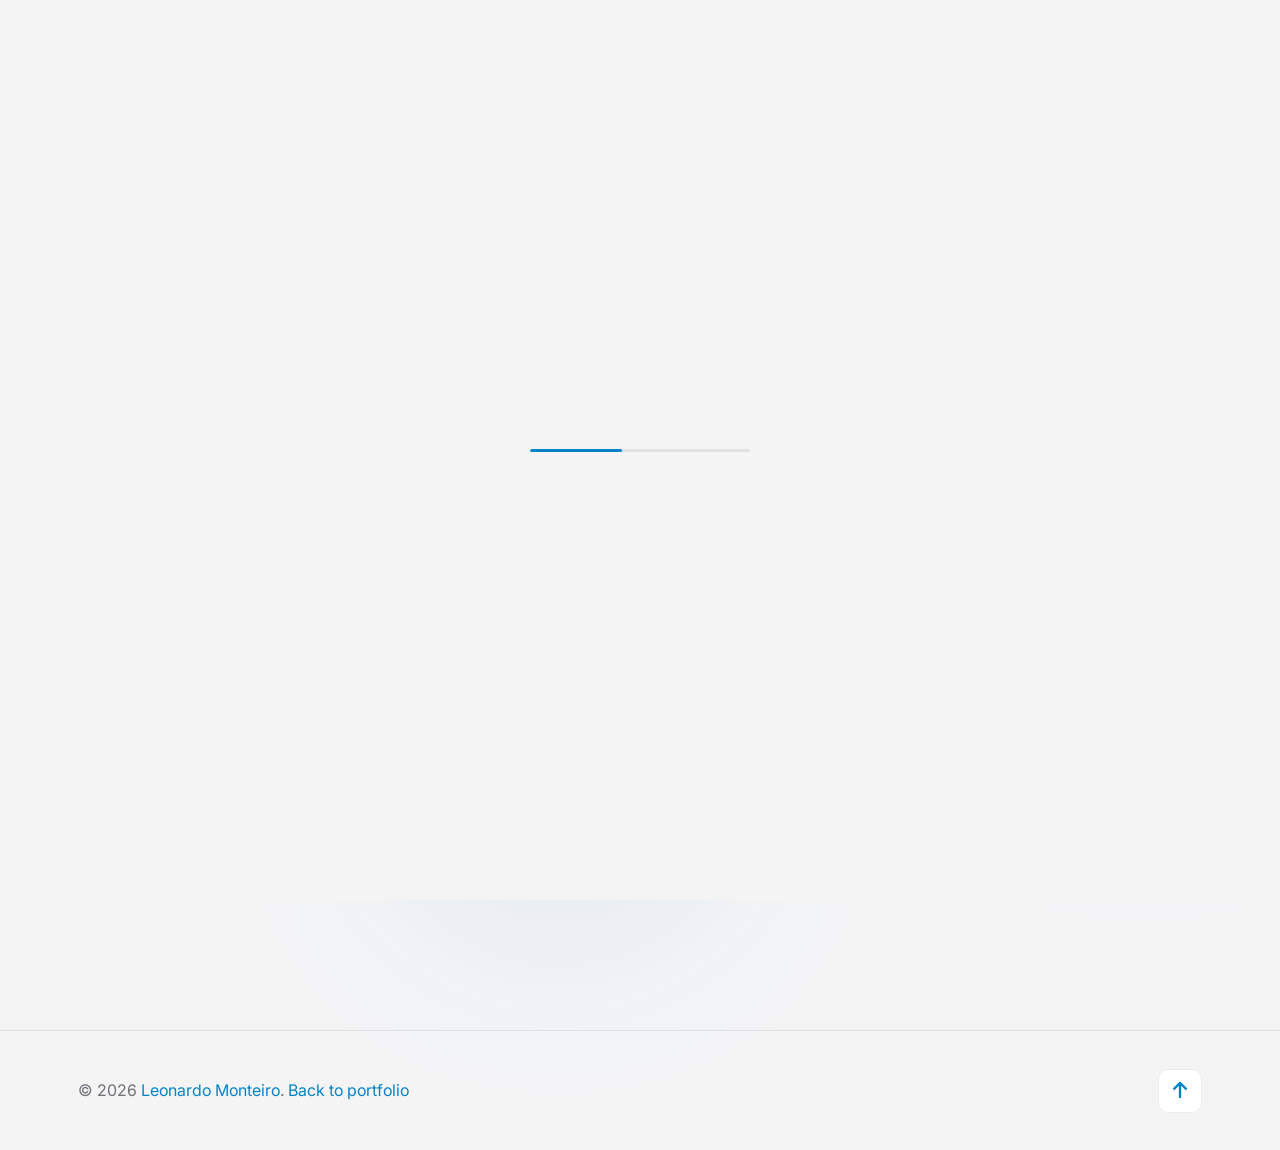
<file: project-bolsofy.html>
<!DOCTYPE html>
<html lang="en">
<head>
  <meta charset="UTF-8">
  <meta name="viewport" content="width=device-width, initial-scale=1.0">
  <meta name="description" content="Bolsofy — personal finance. Leonardo Monteiro, founder.">
  <link rel="icon" href="favicon.ico?v=3" sizes="any">
  <link rel="icon" type="image/png" href="favicon.png?v=3" sizes="64x64">
  <link rel="apple-touch-icon" href="favicon.png?v=3">
  <title>Bolsofy | Leonardo Monteiro</title>
  <link rel="preconnect" href="https://fonts.googleapis.com">
  <link rel="preconnect" href="https://fonts.gstatic.com" crossorigin>
  <link href="https://fonts.googleapis.com/css2?family=Inter:wght@300;400;500;600;700;800;900&family=JetBrains+Mono:wght@400;500&family=Outfit:wght@300;400;500;600;700;800;900&display=swap" rel="stylesheet">
  <link rel="stylesheet" href="https://cdnjs.cloudflare.com/ajax/libs/font-awesome/6.5.1/css/all.min.css">
  <link rel="stylesheet" href="styles.css?v=4">
  <link rel="stylesheet" href="project-detail.css?v=1">
</head>
<body class="project-page">

  <div id="loader" role="status" aria-live="polite" aria-label="Loading">
    <div class="loader-inner">
      <div class="loader-track"><span class="loader-fill"></span></div>
    </div>
  </div>

  <div class="scroll-progress" id="scrollProgress"></div>

  <nav class="nav" id="nav">
    <div class="nav-content">
      <div class="nav-links">
        <a href="index.html#about" class="nav-link">About</a>
        <a href="index.html#experience" class="nav-link">Work</a>
        <a href="index.html#projects" class="nav-link">Projects</a>
        <a href="index.html#services" class="nav-link">Services</a>
      </div>
      <a href="index.html#contact" class="btn btn-primary nav-cta" aria-label="Go to contact section"><span class="btn-shine" aria-hidden="true"></span>Get in touch <i class="fas fa-arrow-right" aria-hidden="true"></i></a>
    </div>
  </nav>

  <div class="bg-grid"></div>
  <div class="bg-noise"></div>
  <div class="bg-orbs"><div class="orb orb-1"></div><div class="orb orb-2"></div><div class="orb orb-3"></div></div>

  <main class="project-detail" id="top">
    <div class="container project-detail-inner">
      <a href="index.html#projects" class="project-detail-back reveal"><i class="fas fa-arrow-left"></i> Back to projects</a>

      <header class="project-detail-hero reveal">
        <span class="project-detail-tag">Vue.js - Personal Finance</span>
        <h1 class="project-detail-title">Bolsofy</h1>
        <p class="project-detail-lead">A personal finance platform with budgets, insights, and a clear view of your money.</p>
        <div class="project-detail-external">
          <a href="https://www.bolsofy.com/" target="_blank" rel="noopener noreferrer" class="btn btn-secondary"><i class="fas fa-external-link-alt"></i> Website</a>
        </div>
      </header>

      <article class="project-detail-body">
        <section class="project-detail-section reveal">
          <h2>Product</h2>
          <p>Focus on making money management <strong>intuitive and accessible</strong>: track spending, goals, and trends without unnecessary complexity.</p>
        </section>

        <section class="project-detail-section reveal">
          <h2>Stack</h2>
          <ul class="project-detail-list">
            <li>Vue.js</li>
            <li>Firebase</li>
            <li>Charts &amp; dashboards</li>
          </ul>
        </section>
      </article>
    </div>
  </main>

  <footer class="footer">
    <div class="container footer-content">
      <p class="footer-text">&copy; 2026 <span class="gradient-text">Leonardo Monteiro</span>. <a href="index.html" style="color:var(--accent);text-decoration:none;">Back to portfolio</a></p>
      <a href="#top" class="back-to-top" aria-label="Back to top"><i class="fas fa-arrow-up"></i></a>
    </div>
  </footer>

  <script src="script.js?v=3"></script>
</body>
</html>
</file>
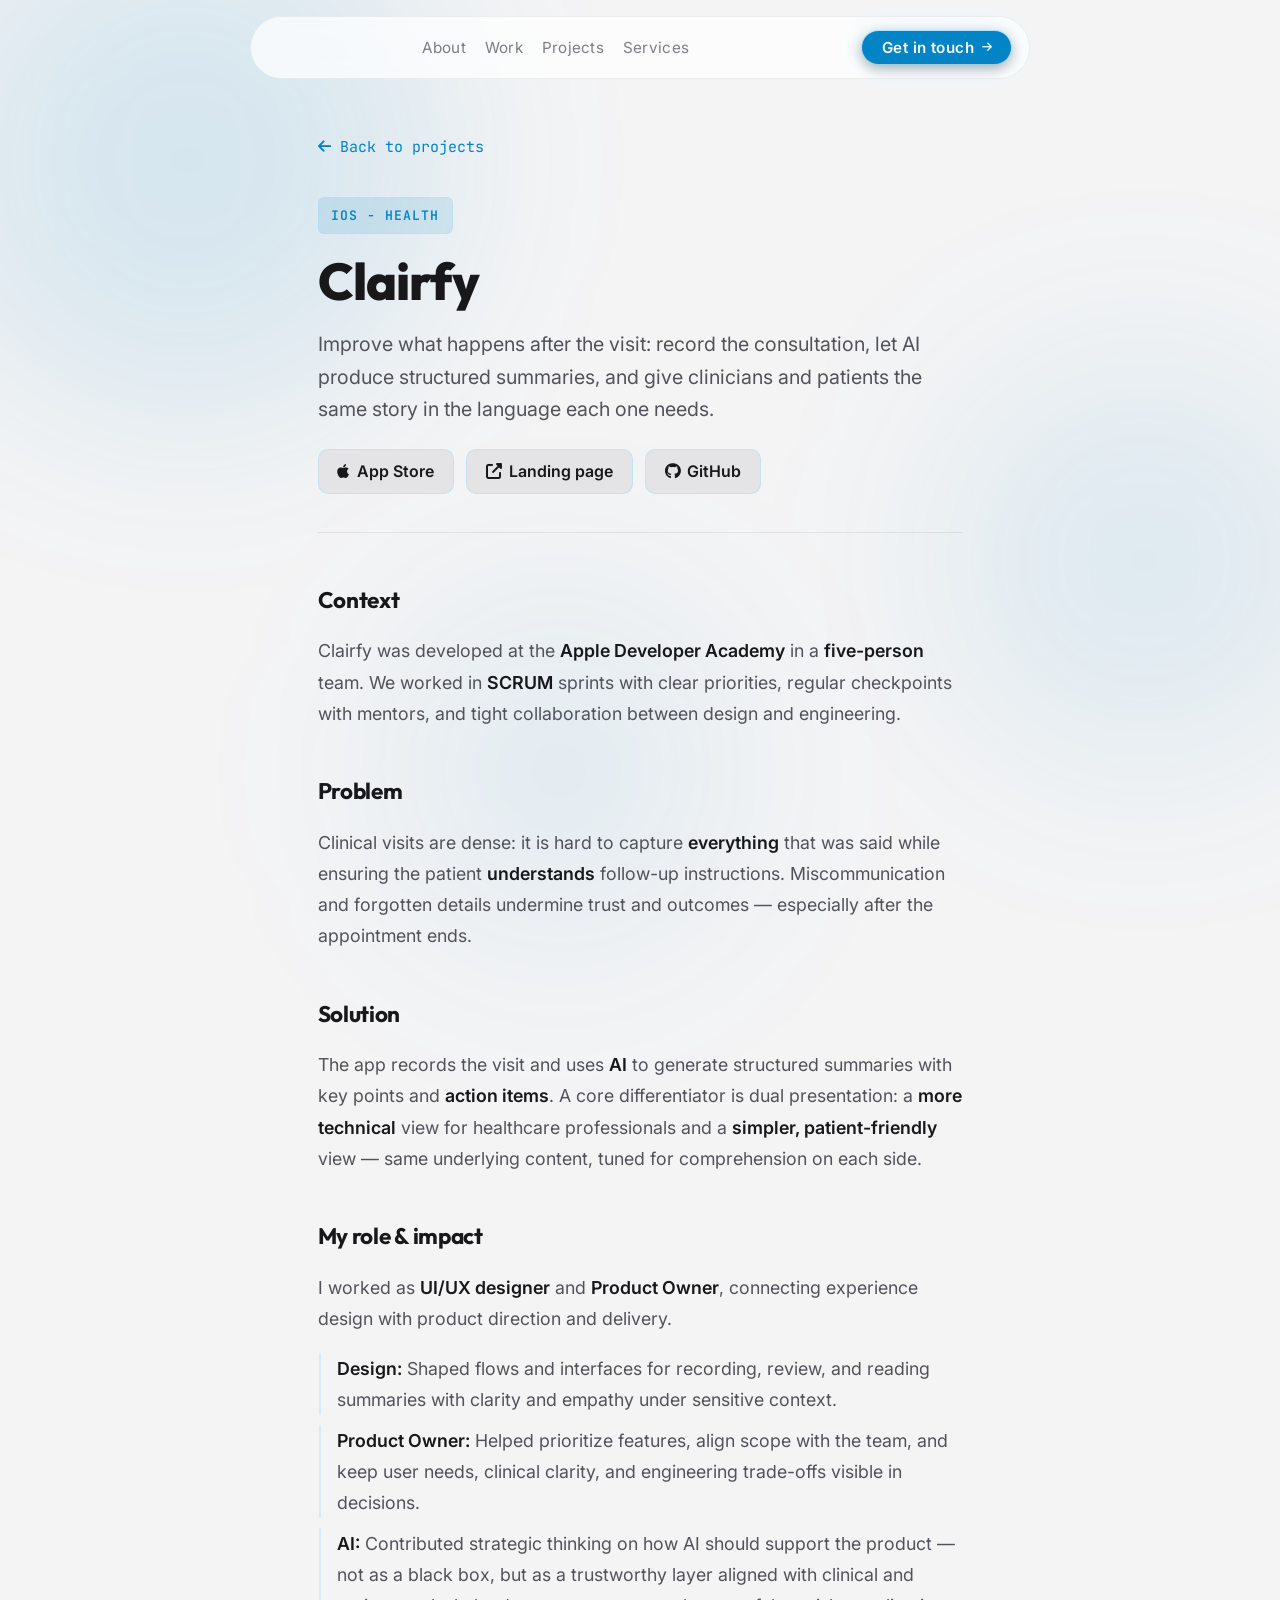
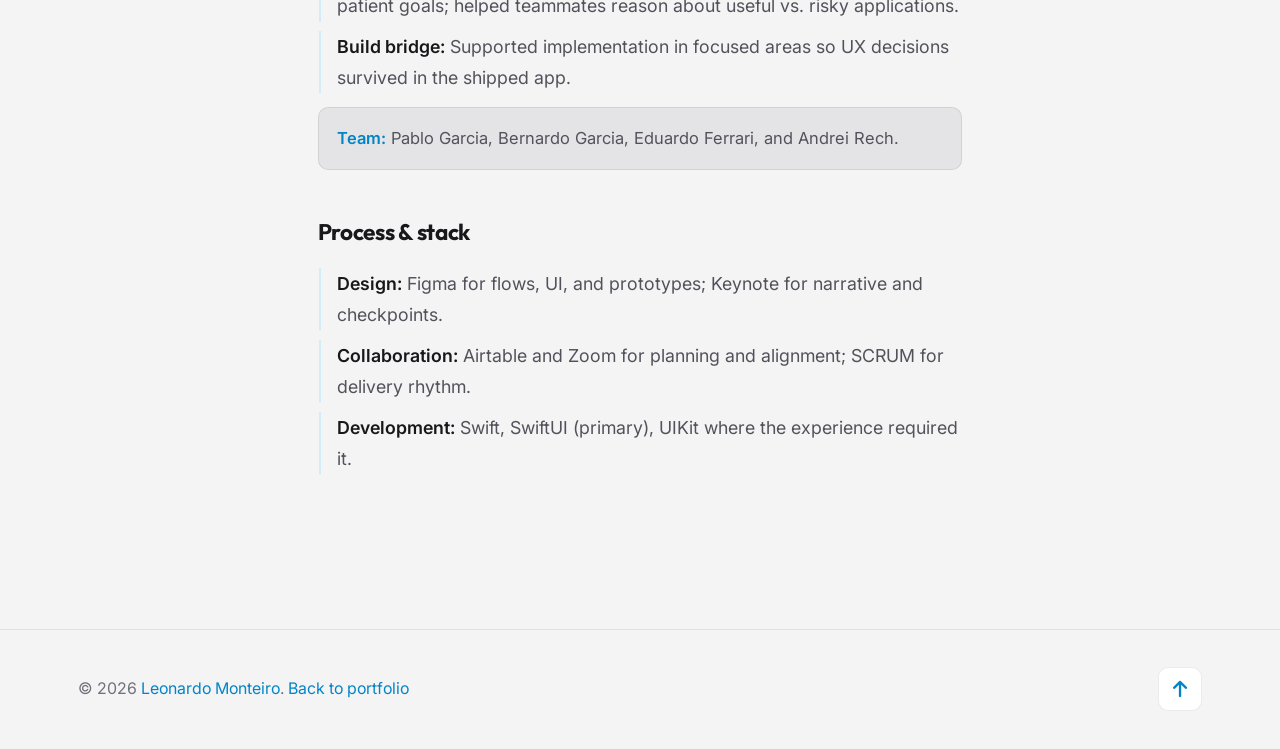
<file: project-clairfy.html>
<!DOCTYPE html>
<html lang="en">
<head>
  <meta charset="UTF-8">
  <meta name="viewport" content="width=device-width, initial-scale=1.0">
  <meta name="description" content="Clairfy — doctor–patient communication with AI summaries at two language levels. Leonardo Monteiro: UI/UX design and Product Owner at the Apple Developer Academy.">
  <link rel="icon" href="favicon.ico?v=3" sizes="any">
  <link rel="icon" type="image/png" href="favicon.png?v=3" sizes="64x64">
  <link rel="apple-touch-icon" href="favicon.png?v=3">
  <title>Clairfy | Leonardo Monteiro</title>
  <link rel="preconnect" href="https://fonts.googleapis.com">
  <link rel="preconnect" href="https://fonts.gstatic.com" crossorigin>
  <link href="https://fonts.googleapis.com/css2?family=Inter:wght@300;400;500;600;700;800;900&family=JetBrains+Mono:wght@400;500&family=Outfit:wght@300;400;500;600;700;800;900&display=swap" rel="stylesheet">
  <link rel="stylesheet" href="https://cdnjs.cloudflare.com/ajax/libs/font-awesome/6.5.1/css/all.min.css">
  <link rel="stylesheet" href="styles.css?v=4">
  <link rel="stylesheet" href="project-detail.css?v=1">
</head>
<body class="project-page">

  <div id="loader" role="status" aria-live="polite" aria-label="Loading">
    <div class="loader-inner">
      <div class="loader-track"><span class="loader-fill"></span></div>
    </div>
  </div>

  <div class="scroll-progress" id="scrollProgress"></div>

  <nav class="nav" id="nav">
    <div class="nav-content">
      <div class="nav-links">
        <a href="index.html#about" class="nav-link">About</a>
        <a href="index.html#experience" class="nav-link">Work</a>
        <a href="index.html#projects" class="nav-link">Projects</a>
        <a href="index.html#services" class="nav-link">Services</a>
      </div>
      <a href="index.html#contact" class="btn btn-primary nav-cta" aria-label="Go to contact section"><span class="btn-shine" aria-hidden="true"></span>Get in touch <i class="fas fa-arrow-right" aria-hidden="true"></i></a>
    </div>
  </nav>

  <div class="bg-grid"></div>
  <div class="bg-noise"></div>
  <div class="bg-orbs"><div class="orb orb-1"></div><div class="orb orb-2"></div><div class="orb orb-3"></div></div>

  <main class="project-detail" id="top">
    <div class="container project-detail-inner">
      <a href="index.html#projects" class="project-detail-back reveal"><i class="fas fa-arrow-left"></i> Back to projects</a>

      <header class="project-detail-hero reveal">
        <span class="project-detail-tag">iOS - Health</span>
        <h1 class="project-detail-title">Clairfy</h1>
        <p class="project-detail-lead">Improve what happens after the visit: record the consultation, let AI produce structured summaries, and give clinicians and patients the same story in the language each one needs.</p>
        <div class="project-detail-external">
          <a href="https://apps.apple.com/br/app/clairfy/id6747406139?l=en-GB" target="_blank" rel="noopener noreferrer" class="btn btn-secondary"><i class="fab fa-apple"></i> App Store</a>
          <a href="https://clairfy.netlify.app/" target="_blank" rel="noopener noreferrer" class="btn btn-secondary"><i class="fas fa-external-link-alt"></i> Landing page</a>
          <a href="https://github.com/AndreiRech/Clairfy" target="_blank" rel="noopener noreferrer" class="btn btn-secondary"><i class="fab fa-github"></i> GitHub</a>
        </div>
      </header>

      <article class="project-detail-body">
        <section class="project-detail-section reveal">
          <h2>Context</h2>
          <p>Clairfy was developed at the <strong>Apple Developer Academy</strong> in a <strong>five-person</strong> team. We worked in <strong>SCRUM</strong> sprints with clear priorities, regular checkpoints with mentors, and tight collaboration between design and engineering.</p>
        </section>

        <section class="project-detail-section reveal">
          <h2>Problem</h2>
          <p>Clinical visits are dense: it is hard to capture <strong>everything</strong> that was said while ensuring the patient <strong>understands</strong> follow-up instructions. Miscommunication and forgotten details undermine trust and outcomes — especially after the appointment ends.</p>
        </section>

        <section class="project-detail-section reveal">
          <h2>Solution</h2>
          <p>The app records the visit and uses <strong>AI</strong> to generate structured summaries with key points and <strong>action items</strong>. A core differentiator is dual presentation: a <strong>more technical</strong> view for healthcare professionals and a <strong>simpler, patient-friendly</strong> view — same underlying content, tuned for comprehension on each side.</p>
        </section>

        <section class="project-detail-section reveal">
          <h2>My role &amp; impact</h2>
          <p>I worked as <strong>UI/UX designer</strong> and <strong>Product Owner</strong>, connecting experience design with product direction and delivery.</p>
          <ul class="project-detail-list">
            <li><strong>Design:</strong> Shaped flows and interfaces for recording, review, and reading summaries with clarity and empathy under sensitive context.</li>
            <li><strong>Product Owner:</strong> Helped prioritize features, align scope with the team, and keep user needs, clinical clarity, and engineering trade-offs visible in decisions.</li>
            <li><strong>AI:</strong> Contributed strategic thinking on how AI should support the product — not as a black box, but as a trustworthy layer aligned with clinical and patient goals; helped teammates reason about useful vs. risky applications.</li>
            <li><strong>Build bridge:</strong> Supported implementation in focused areas so UX decisions survived in the shipped app.</li>
          </ul>
          <div class="project-detail-team"><strong>Team:</strong> Pablo Garcia, Bernardo Garcia, Eduardo Ferrari, and Andrei Rech.</div>
        </section>

        <section class="project-detail-section reveal">
          <h2>Process &amp; stack</h2>
          <ul class="project-detail-list">
            <li><strong>Design:</strong> Figma for flows, UI, and prototypes; Keynote for narrative and checkpoints.</li>
            <li><strong>Collaboration:</strong> Airtable and Zoom for planning and alignment; SCRUM for delivery rhythm.</li>
            <li><strong>Development:</strong> Swift, SwiftUI (primary), UIKit where the experience required it.</li>
          </ul>
        </section>
      </article>
    </div>
  </main>

  <footer class="footer">
    <div class="container footer-content">
      <p class="footer-text">&copy; 2026 <span class="gradient-text">Leonardo Monteiro</span>. <a href="index.html" style="color:var(--accent);text-decoration:none;">Back to portfolio</a></p>
      <a href="#top" class="back-to-top" aria-label="Back to top"><i class="fas fa-arrow-up"></i></a>
    </div>
  </footer>

  <script src="script.js?v=3"></script>
</body>
</html>
</file>
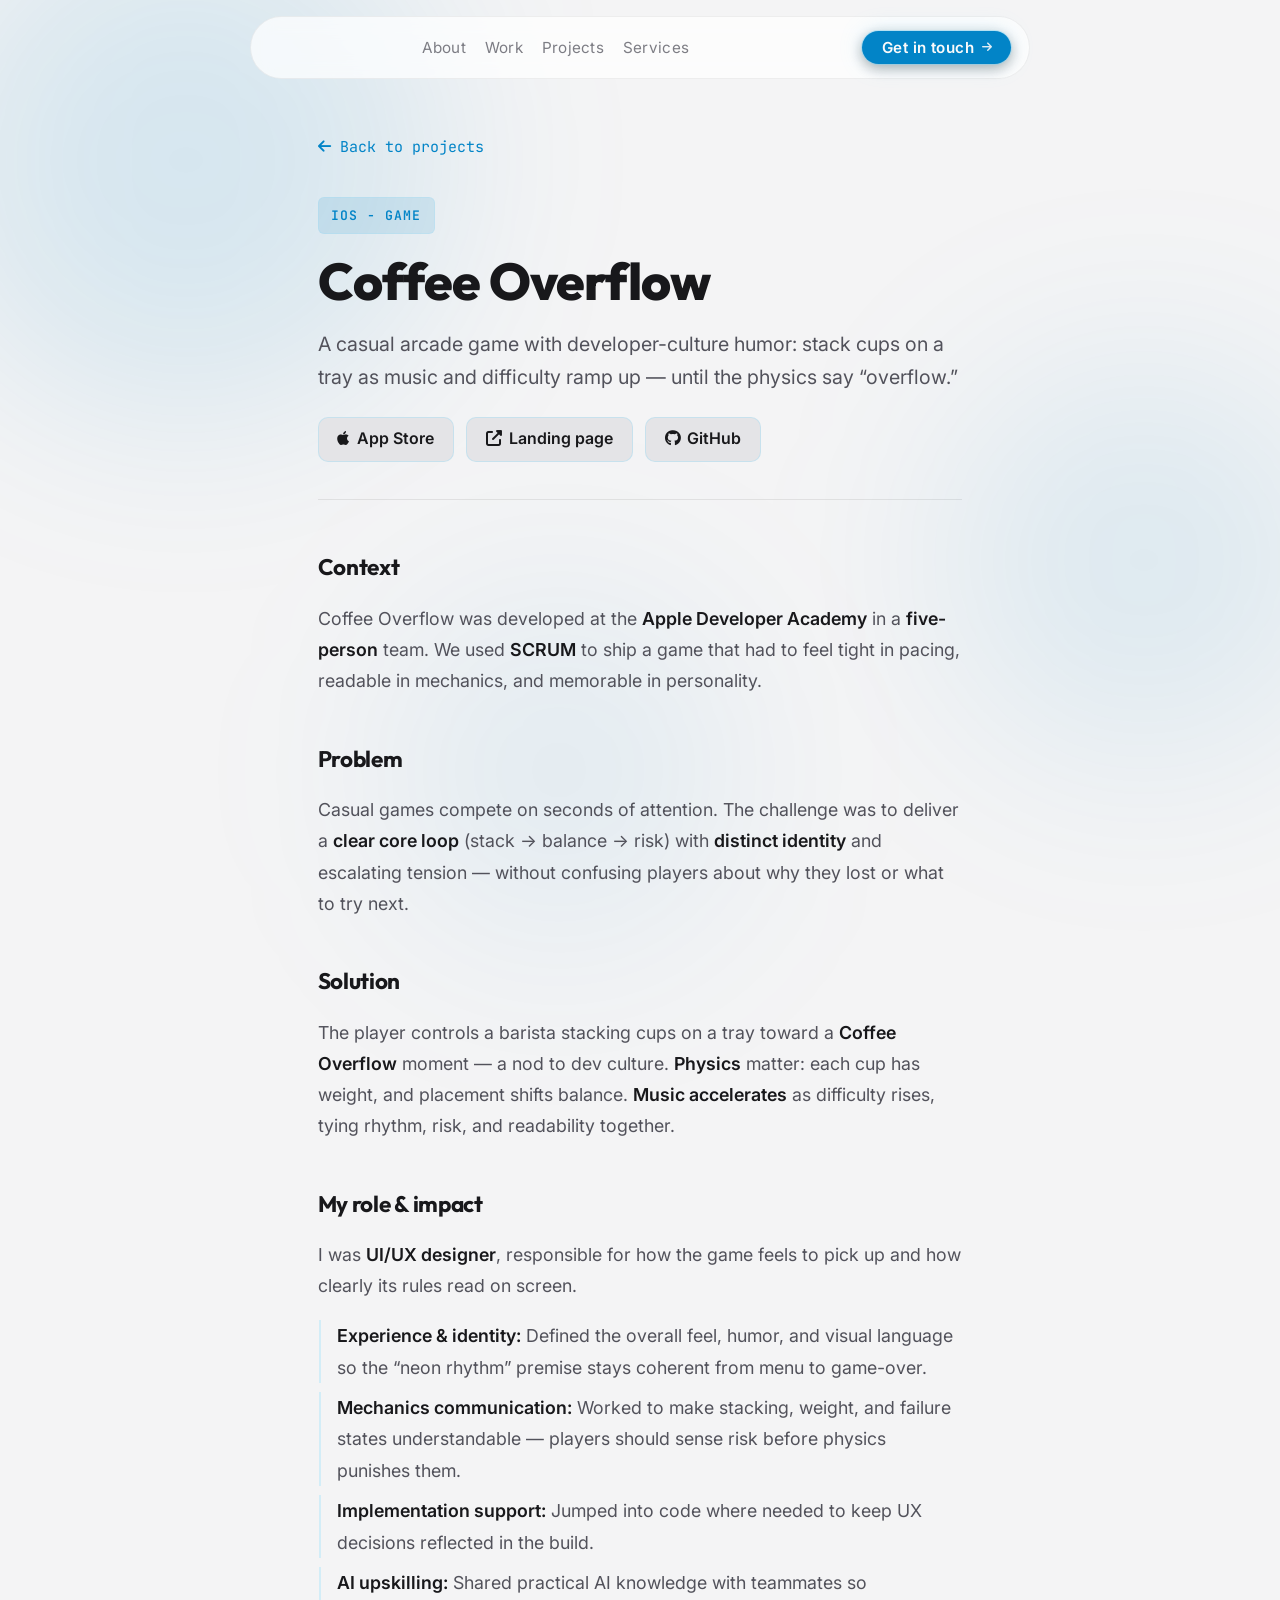
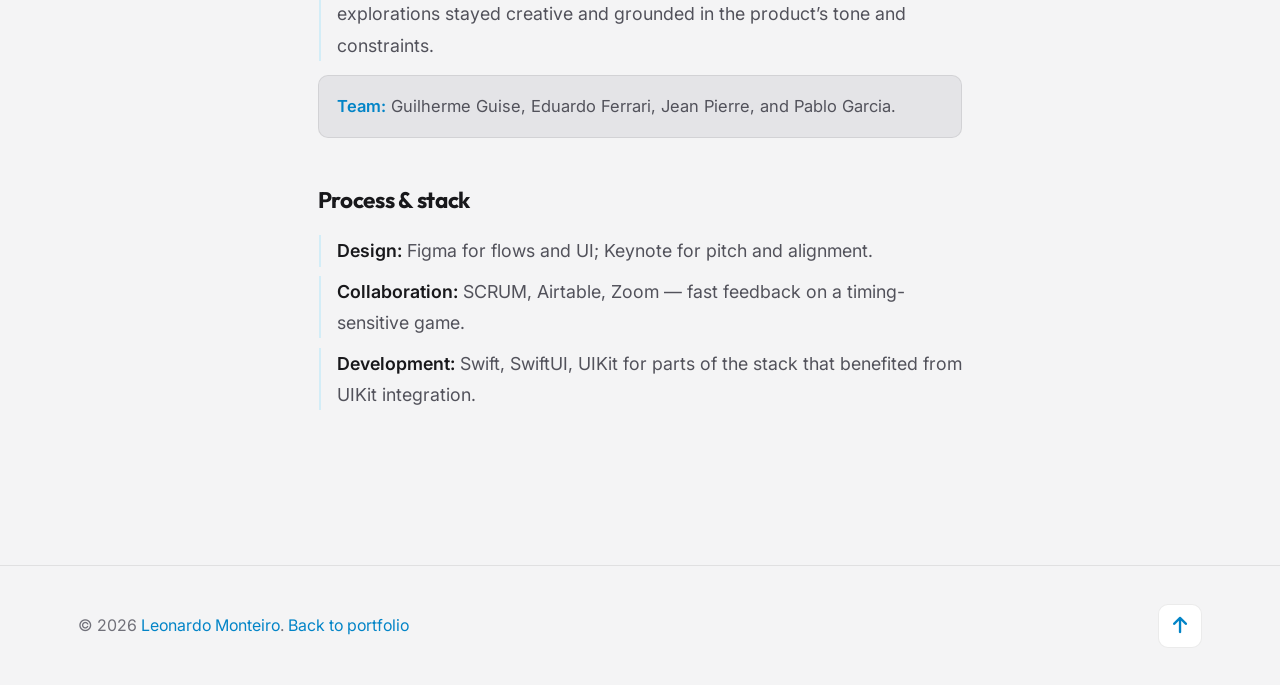
<file: project-coffeeoverflow.html>
<!DOCTYPE html>
<html lang="en">
<head>
  <meta charset="UTF-8">
  <meta name="viewport" content="width=device-width, initial-scale=1.0">
  <meta name="description" content="Coffee Overflow — physics rhythm game for iOS. Leonardo Monteiro: UI/UX at the Apple Developer Academy; identity, clarity, and team AI upskilling.">
  <link rel="icon" href="favicon.ico?v=3" sizes="any">
  <link rel="icon" type="image/png" href="favicon.png?v=3" sizes="64x64">
  <link rel="apple-touch-icon" href="favicon.png?v=3">
  <title>Coffee Overflow | Leonardo Monteiro</title>
  <link rel="preconnect" href="https://fonts.googleapis.com">
  <link rel="preconnect" href="https://fonts.gstatic.com" crossorigin>
  <link href="https://fonts.googleapis.com/css2?family=Inter:wght@300;400;500;600;700;800;900&family=JetBrains+Mono:wght@400;500&family=Outfit:wght@300;400;500;600;700;800;900&display=swap" rel="stylesheet">
  <link rel="stylesheet" href="https://cdnjs.cloudflare.com/ajax/libs/font-awesome/6.5.1/css/all.min.css">
  <link rel="stylesheet" href="styles.css?v=4">
  <link rel="stylesheet" href="project-detail.css?v=1">
</head>
<body class="project-page">

  <div id="loader" role="status" aria-live="polite" aria-label="Loading">
    <div class="loader-inner">
      <div class="loader-track"><span class="loader-fill"></span></div>
    </div>
  </div>

  <div class="scroll-progress" id="scrollProgress"></div>

  <nav class="nav" id="nav">
    <div class="nav-content">
      <div class="nav-links">
        <a href="index.html#about" class="nav-link">About</a>
        <a href="index.html#experience" class="nav-link">Work</a>
        <a href="index.html#projects" class="nav-link">Projects</a>
        <a href="index.html#services" class="nav-link">Services</a>
      </div>
      <a href="index.html#contact" class="btn btn-primary nav-cta" aria-label="Go to contact section"><span class="btn-shine" aria-hidden="true"></span>Get in touch <i class="fas fa-arrow-right" aria-hidden="true"></i></a>
    </div>
  </nav>

  <div class="bg-grid"></div>
  <div class="bg-noise"></div>
  <div class="bg-orbs"><div class="orb orb-1"></div><div class="orb orb-2"></div><div class="orb orb-3"></div></div>

  <main class="project-detail" id="top">
    <div class="container project-detail-inner">
      <a href="index.html#projects" class="project-detail-back reveal"><i class="fas fa-arrow-left"></i> Back to projects</a>

      <header class="project-detail-hero reveal">
        <span class="project-detail-tag">iOS - Game</span>
        <h1 class="project-detail-title">Coffee Overflow</h1>
        <p class="project-detail-lead">A casual arcade game with developer-culture humor: stack cups on a tray as music and difficulty ramp up — until the physics say “overflow.”</p>
        <div class="project-detail-external">
          <a href="https://apps.apple.com/br/app/coffee-overflow-neon-rhythm/id6760731874?l=en-GB" target="_blank" rel="noopener noreferrer" class="btn btn-secondary"><i class="fab fa-apple"></i> App Store</a>
          <a href="https://coffeeoverflow.lovable.app/" target="_blank" rel="noopener noreferrer" class="btn btn-secondary"><i class="fas fa-external-link-alt"></i> Landing page</a>
          <a href="https://github.com/guilhermeghise/coffee-overflow" target="_blank" rel="noopener noreferrer" class="btn btn-secondary"><i class="fab fa-github"></i> GitHub</a>
        </div>
      </header>

      <article class="project-detail-body">
        <section class="project-detail-section reveal">
          <h2>Context</h2>
          <p>Coffee Overflow was developed at the <strong>Apple Developer Academy</strong> in a <strong>five-person</strong> team. We used <strong>SCRUM</strong> to ship a game that had to feel tight in pacing, readable in mechanics, and memorable in personality.</p>
        </section>

        <section class="project-detail-section reveal">
          <h2>Problem</h2>
          <p>Casual games compete on seconds of attention. The challenge was to deliver a <strong>clear core loop</strong> (stack → balance → risk) with <strong>distinct identity</strong> and escalating tension — without confusing players about why they lost or what to try next.</p>
        </section>

        <section class="project-detail-section reveal">
          <h2>Solution</h2>
          <p>The player controls a barista stacking cups on a tray toward a <strong>Coffee Overflow</strong> moment — a nod to dev culture. <strong>Physics</strong> matter: each cup has weight, and placement shifts balance. <strong>Music accelerates</strong> as difficulty rises, tying rhythm, risk, and readability together.</p>
        </section>

        <section class="project-detail-section reveal">
          <h2>My role &amp; impact</h2>
          <p>I was <strong>UI/UX designer</strong>, responsible for how the game feels to pick up and how clearly its rules read on screen.</p>
          <ul class="project-detail-list">
            <li><strong>Experience &amp; identity:</strong> Defined the overall feel, humor, and visual language so the “neon rhythm” premise stays coherent from menu to game-over.</li>
            <li><strong>Mechanics communication:</strong> Worked to make stacking, weight, and failure states understandable — players should sense risk before physics punishes them.</li>
            <li><strong>Implementation support:</strong> Jumped into code where needed to keep UX decisions reflected in the build.</li>
            <li><strong>AI upskilling:</strong> Shared practical AI knowledge with teammates so explorations stayed creative and grounded in the product’s tone and constraints.</li>
          </ul>
          <div class="project-detail-team"><strong>Team:</strong> Guilherme Guise, Eduardo Ferrari, Jean Pierre, and Pablo Garcia.</div>
        </section>

        <section class="project-detail-section reveal">
          <h2>Process &amp; stack</h2>
          <ul class="project-detail-list">
            <li><strong>Design:</strong> Figma for flows and UI; Keynote for pitch and alignment.</li>
            <li><strong>Collaboration:</strong> SCRUM, Airtable, Zoom — fast feedback on a timing-sensitive game.</li>
            <li><strong>Development:</strong> Swift, SwiftUI, UIKit for parts of the stack that benefited from UIKit integration.</li>
          </ul>
        </section>
      </article>
    </div>
  </main>

  <footer class="footer">
    <div class="container footer-content">
      <p class="footer-text">&copy; 2026 <span class="gradient-text">Leonardo Monteiro</span>. <a href="index.html" style="color:var(--accent);text-decoration:none;">Back to portfolio</a></p>
      <a href="#top" class="back-to-top" aria-label="Back to top"><i class="fas fa-arrow-up"></i></a>
    </div>
  </footer>

  <script src="script.js?v=3"></script>
</body>
</html>
</file>
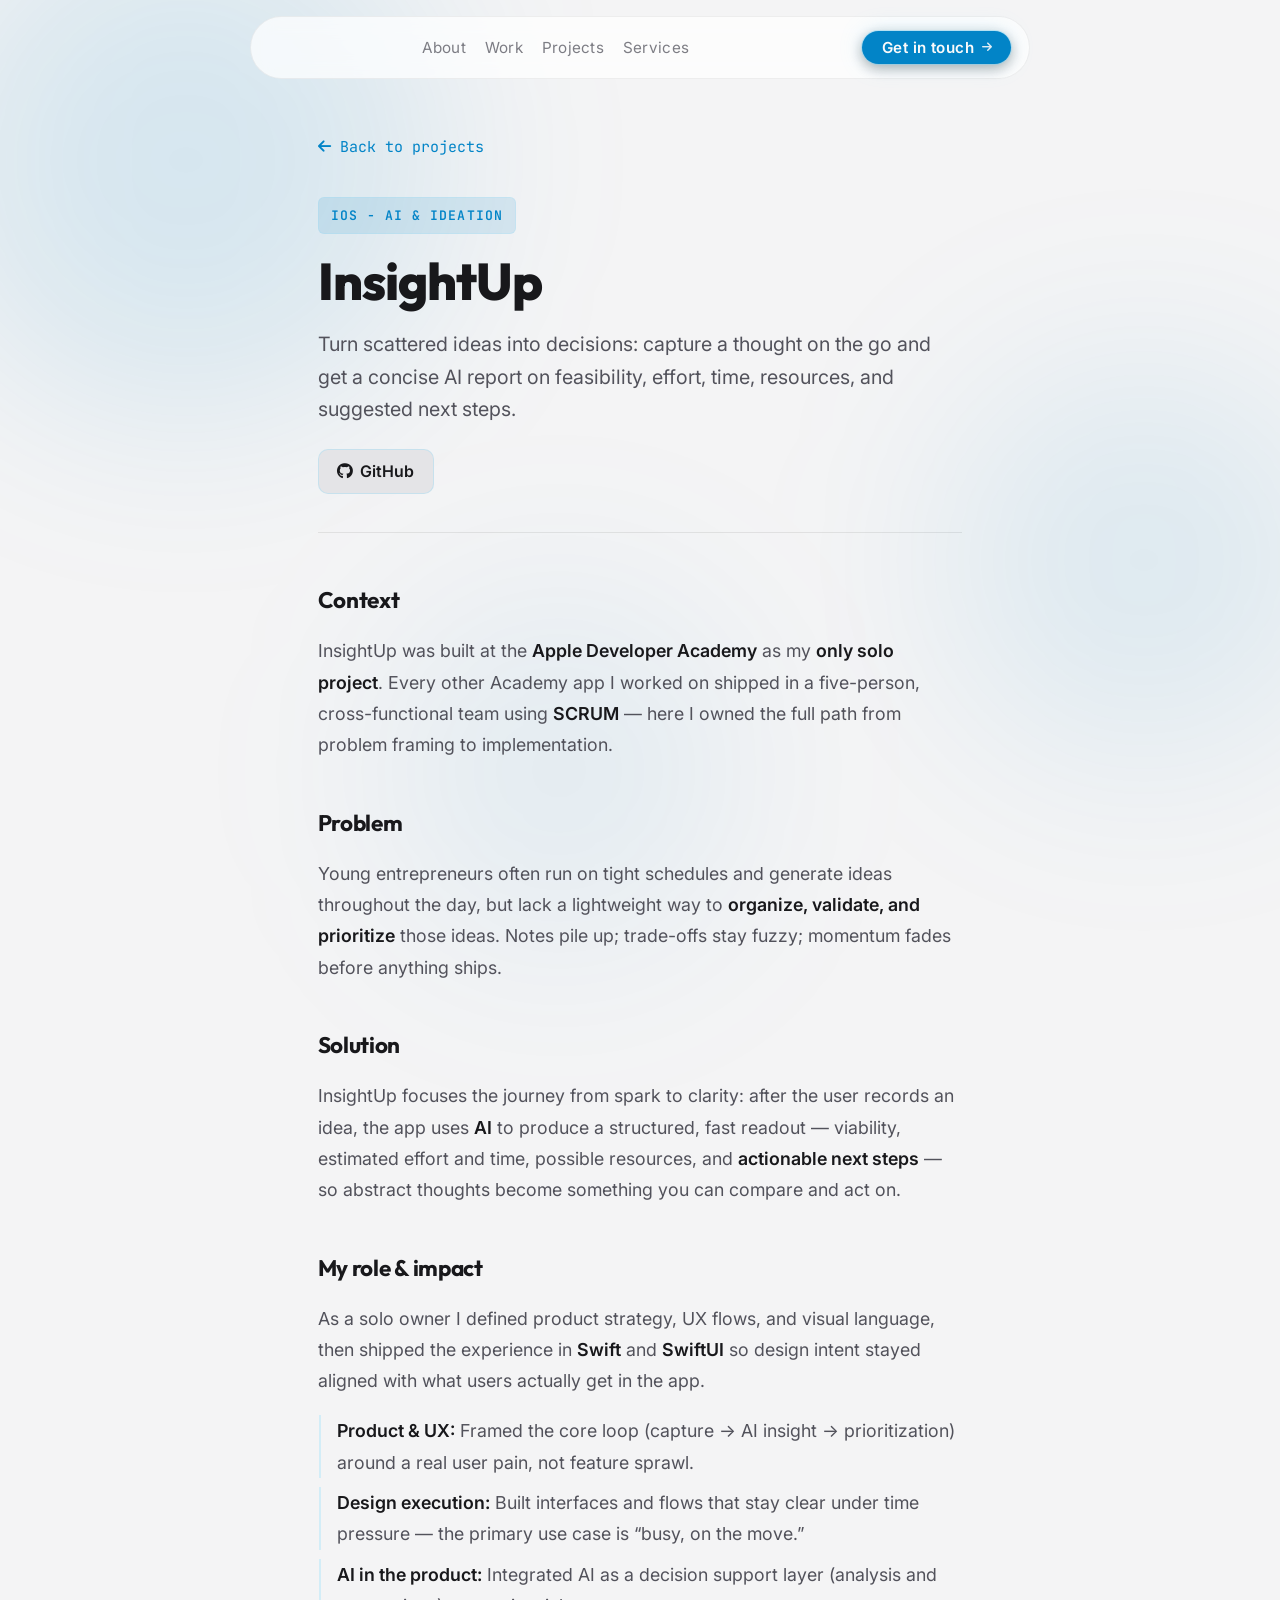
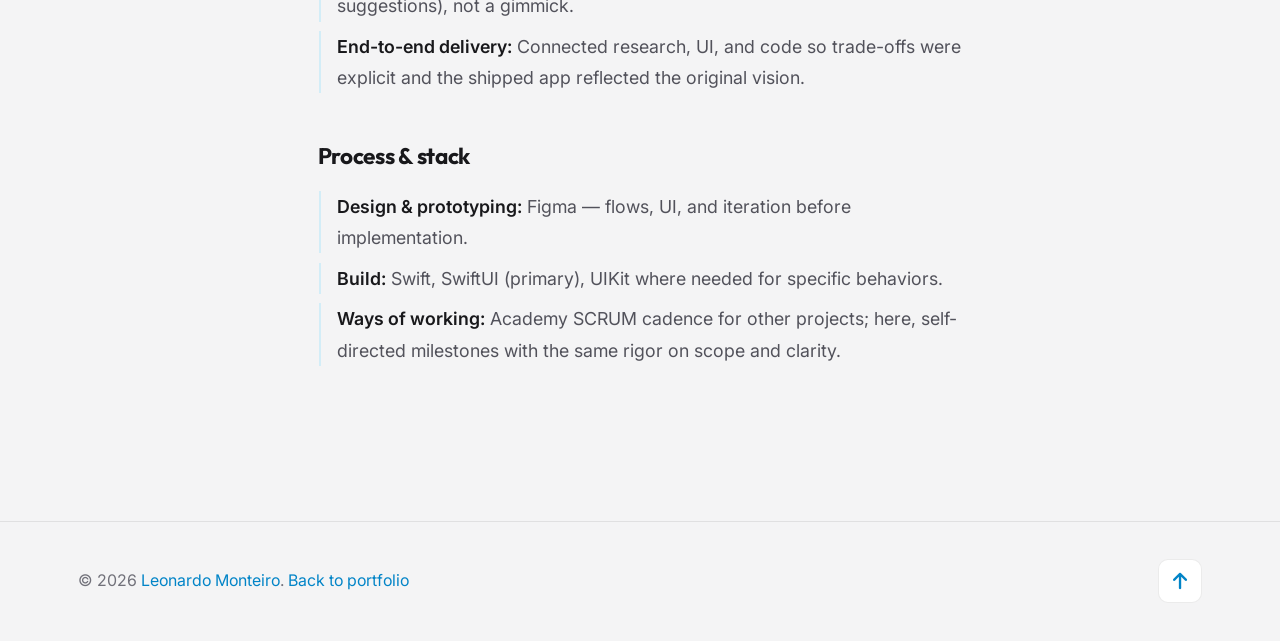
<file: project-insightup.html>
<!DOCTYPE html>
<html lang="en">
<head>
  <meta charset="UTF-8">
  <meta name="viewport" content="width=device-width, initial-scale=1.0">
  <meta name="description" content="InsightUp — solo iOS app for entrepreneurs: capture ideas, get AI-backed feasibility and next steps. Leonardo Monteiro: product, UX/UI, Swift/SwiftUI.">
  <link rel="icon" href="favicon.ico?v=3" sizes="any">
  <link rel="icon" type="image/png" href="favicon.png?v=3" sizes="64x64">
  <link rel="apple-touch-icon" href="favicon.png?v=3">
  <title>InsightUp | Leonardo Monteiro</title>
  <link rel="preconnect" href="https://fonts.googleapis.com">
  <link rel="preconnect" href="https://fonts.gstatic.com" crossorigin>
  <link href="https://fonts.googleapis.com/css2?family=Inter:wght@300;400;500;600;700;800;900&family=JetBrains+Mono:wght@400;500&family=Outfit:wght@300;400;500;600;700;800;900&display=swap" rel="stylesheet">
  <link rel="stylesheet" href="https://cdnjs.cloudflare.com/ajax/libs/font-awesome/6.5.1/css/all.min.css">
  <link rel="stylesheet" href="styles.css?v=4">
  <link rel="stylesheet" href="project-detail.css?v=1">
</head>
<body class="project-page">

  <div id="loader" role="status" aria-live="polite" aria-label="Loading">
    <div class="loader-inner">
      <div class="loader-track"><span class="loader-fill"></span></div>
    </div>
  </div>

  <div class="scroll-progress" id="scrollProgress"></div>

  <nav class="nav" id="nav">
    <div class="nav-content">
      <div class="nav-links">
        <a href="index.html#about" class="nav-link">About</a>
        <a href="index.html#experience" class="nav-link">Work</a>
        <a href="index.html#projects" class="nav-link">Projects</a>
        <a href="index.html#services" class="nav-link">Services</a>
      </div>
      <a href="index.html#contact" class="btn btn-primary nav-cta" aria-label="Go to contact section"><span class="btn-shine" aria-hidden="true"></span>Get in touch <i class="fas fa-arrow-right" aria-hidden="true"></i></a>
    </div>
  </nav>

  <div class="bg-grid"></div>
  <div class="bg-noise"></div>
  <div class="bg-orbs"><div class="orb orb-1"></div><div class="orb orb-2"></div><div class="orb orb-3"></div></div>

  <main class="project-detail" id="top">
    <div class="container project-detail-inner">
      <a href="index.html#projects" class="project-detail-back reveal"><i class="fas fa-arrow-left"></i> Back to projects</a>

      <header class="project-detail-hero reveal">
        <span class="project-detail-tag">iOS - AI &amp; Ideation</span>
        <h1 class="project-detail-title">InsightUp</h1>
        <p class="project-detail-lead">Turn scattered ideas into decisions: capture a thought on the go and get a concise AI report on feasibility, effort, time, resources, and suggested next steps.</p>
        <div class="project-detail-external">
          <a href="https://github.com/LeoSimonn/insightup" target="_blank" rel="noopener noreferrer" class="btn btn-secondary"><i class="fab fa-github"></i> GitHub</a>
        </div>
      </header>

      <article class="project-detail-body">
        <section class="project-detail-section reveal">
          <h2>Context</h2>
          <p>InsightUp was built at the <strong>Apple Developer Academy</strong> as my <strong>only solo project</strong>. Every other Academy app I worked on shipped in a five-person, cross-functional team using <strong>SCRUM</strong> — here I owned the full path from problem framing to implementation.</p>
        </section>

        <section class="project-detail-section reveal">
          <h2>Problem</h2>
          <p>Young entrepreneurs often run on tight schedules and generate ideas throughout the day, but lack a lightweight way to <strong>organize, validate, and prioritize</strong> those ideas. Notes pile up; trade-offs stay fuzzy; momentum fades before anything ships.</p>
        </section>

        <section class="project-detail-section reveal">
          <h2>Solution</h2>
          <p>InsightUp focuses the journey from spark to clarity: after the user records an idea, the app uses <strong>AI</strong> to produce a structured, fast readout — viability, estimated effort and time, possible resources, and <strong>actionable next steps</strong> — so abstract thoughts become something you can compare and act on.</p>
        </section>

        <section class="project-detail-section reveal">
          <h2>My role &amp; impact</h2>
          <p>As a solo owner I defined product strategy, UX flows, and visual language, then shipped the experience in <strong>Swift</strong> and <strong>SwiftUI</strong> so design intent stayed aligned with what users actually get in the app.</p>
          <ul class="project-detail-list">
            <li><strong>Product &amp; UX:</strong> Framed the core loop (capture → AI insight → prioritization) around a real user pain, not feature sprawl.</li>
            <li><strong>Design execution:</strong> Built interfaces and flows that stay clear under time pressure — the primary use case is “busy, on the move.”</li>
            <li><strong>AI in the product:</strong> Integrated AI as a decision support layer (analysis and suggestions), not a gimmick.</li>
            <li><strong>End-to-end delivery:</strong> Connected research, UI, and code so trade-offs were explicit and the shipped app reflected the original vision.</li>
          </ul>
        </section>

        <section class="project-detail-section reveal">
          <h2>Process &amp; stack</h2>
          <ul class="project-detail-list">
            <li><strong>Design &amp; prototyping:</strong> Figma — flows, UI, and iteration before implementation.</li>
            <li><strong>Build:</strong> Swift, SwiftUI (primary), UIKit where needed for specific behaviors.</li>
            <li><strong>Ways of working:</strong> Academy SCRUM cadence for other projects; here, self-directed milestones with the same rigor on scope and clarity.</li>
          </ul>
        </section>
      </article>
    </div>
  </main>

  <footer class="footer">
    <div class="container footer-content">
      <p class="footer-text">&copy; 2026 <span class="gradient-text">Leonardo Monteiro</span>. <a href="index.html" style="color:var(--accent);text-decoration:none;">Back to portfolio</a></p>
      <a href="#top" class="back-to-top" aria-label="Back to top"><i class="fas fa-arrow-up"></i></a>
    </div>
  </footer>

  <script src="script.js?v=3"></script>
</body>
</html>
</file>
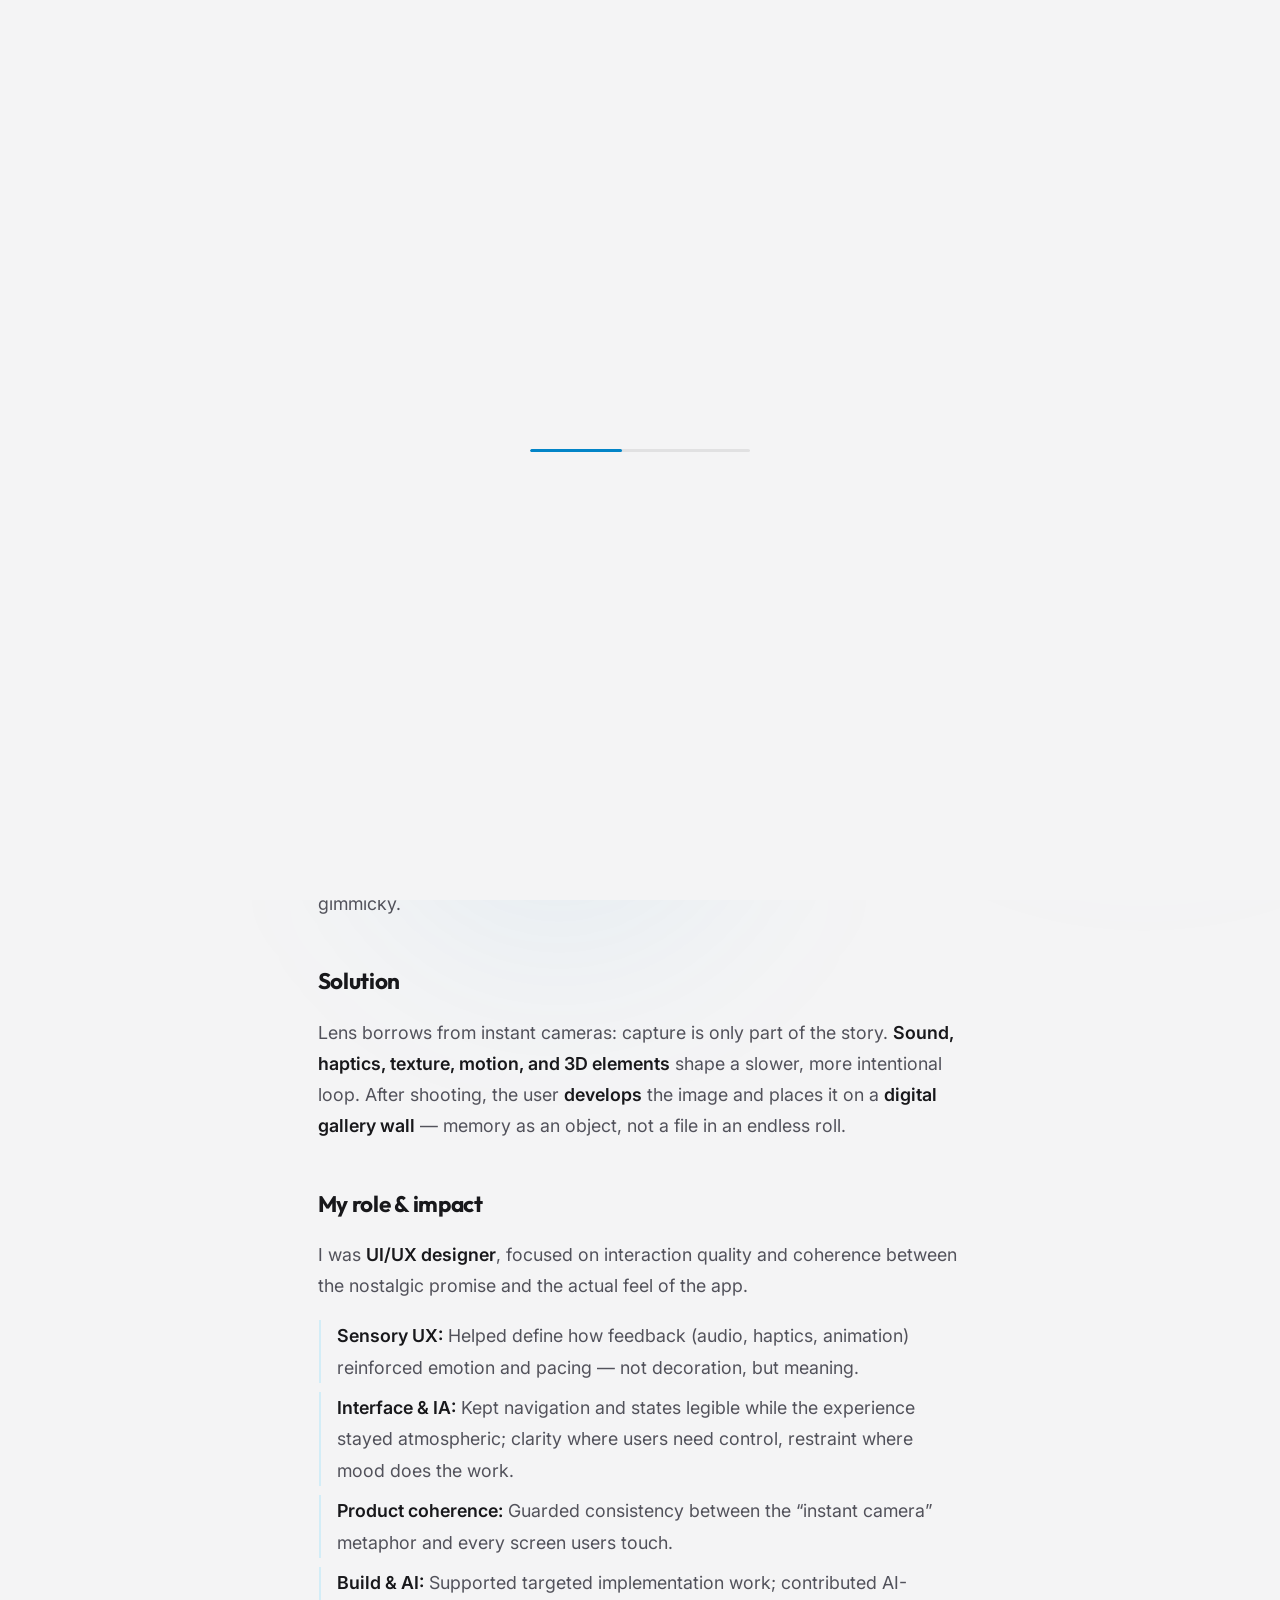
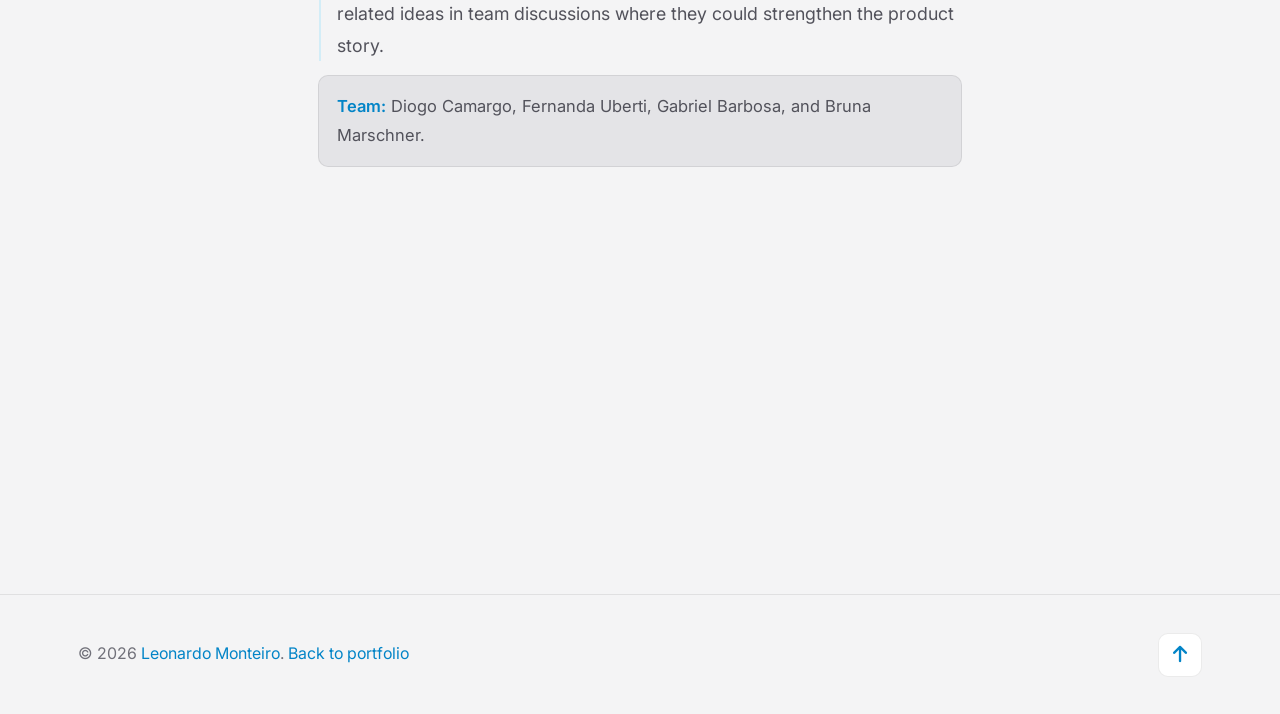
<file: project-lens.html>
<!DOCTYPE html>
<html lang="en">
<head>
  <meta charset="UTF-8">
  <meta name="viewport" content="width=device-width, initial-scale=1.0">
  <meta name="description" content="Lens — analog-inspired photography on iPhone with develop flow and gallery wall. Leonardo Monteiro: UI/UX at the Apple Developer Academy.">
  <link rel="icon" href="favicon.ico?v=3" sizes="any">
  <link rel="icon" type="image/png" href="favicon.png?v=3" sizes="64x64">
  <link rel="apple-touch-icon" href="favicon.png?v=3">
  <title>Lens | Leonardo Monteiro</title>
  <link rel="preconnect" href="https://fonts.googleapis.com">
  <link rel="preconnect" href="https://fonts.gstatic.com" crossorigin>
  <link href="https://fonts.googleapis.com/css2?family=Inter:wght@300;400;500;600;700;800;900&family=JetBrains+Mono:wght@400;500&family=Outfit:wght@300;400;500;600;700;800;900&display=swap" rel="stylesheet">
  <link rel="stylesheet" href="https://cdnjs.cloudflare.com/ajax/libs/font-awesome/6.5.1/css/all.min.css">
  <link rel="stylesheet" href="styles.css?v=4">
  <link rel="stylesheet" href="project-detail.css?v=1">
</head>
<body class="project-page">

  <div id="loader" role="status" aria-live="polite" aria-label="Loading">
    <div class="loader-inner">
      <div class="loader-track"><span class="loader-fill"></span></div>
    </div>
  </div>

  <div class="scroll-progress" id="scrollProgress"></div>

  <nav class="nav" id="nav">
    <div class="nav-content">
      <div class="nav-links">
        <a href="index.html#about" class="nav-link">About</a>
        <a href="index.html#experience" class="nav-link">Work</a>
        <a href="index.html#projects" class="nav-link">Projects</a>
        <a href="index.html#services" class="nav-link">Services</a>
      </div>
      <a href="index.html#contact" class="btn btn-primary nav-cta" aria-label="Go to contact section"><span class="btn-shine" aria-hidden="true"></span>Get in touch <i class="fas fa-arrow-right" aria-hidden="true"></i></a>
    </div>
  </nav>

  <div class="bg-grid"></div>
  <div class="bg-noise"></div>
  <div class="bg-orbs"><div class="orb orb-1"></div><div class="orb orb-2"></div><div class="orb orb-3"></div></div>

  <main class="project-detail" id="top">
    <div class="container project-detail-inner">
      <a href="index.html#projects" class="project-detail-back reveal"><i class="fas fa-arrow-left"></i> Back to projects</a>

      <header class="project-detail-hero reveal">
        <span class="project-detail-tag">iOS - Photography</span>
        <h1 class="project-detail-title">Lens</h1>
        <p class="project-detail-lead">Bring the ritual of instant film to the iPhone: shoot, wait, develop — then curate a wall that treats each frame as something worth keeping.</p>
        <div class="project-detail-external">
          <a href="https://apps.apple.com/br/app/lens/id6756274876?l=en-GB" target="_blank" rel="noopener noreferrer" class="btn btn-secondary"><i class="fab fa-apple"></i> App Store</a>
          <a href="https://lenscam.netlify.app/" target="_blank" rel="noopener noreferrer" class="btn btn-secondary"><i class="fas fa-external-link-alt"></i> Landing page</a>
          <a href="https://github.com/diogopcam/td-challenge" target="_blank" rel="noopener noreferrer" class="btn btn-secondary"><i class="fab fa-github"></i> GitHub</a>
        </div>
      </header>

      <article class="project-detail-body">
        <section class="project-detail-section reveal">
          <h2>Context</h2>
          <p>Lens was built at the <strong>Apple Developer Academy</strong> in a <strong>five-person</strong> team. We followed <strong>SCRUM</strong>, iterating on a highly sensory experience where small interaction details were as important as screen layout.</p>
        </section>

        <section class="project-detail-section reveal">
          <h2>Problem</h2>
          <p>Phone photography often trains <strong>volume over attachment</strong> — endless shots, little sense of occasion. The product question was how to restore <strong>anticipation, scarcity, and emotional weight</strong> to a single frame without feeling gimmicky.</p>
        </section>

        <section class="project-detail-section reveal">
          <h2>Solution</h2>
          <p>Lens borrows from instant cameras: capture is only part of the story. <strong>Sound, haptics, texture, motion, and 3D elements</strong> shape a slower, more intentional loop. After shooting, the user <strong>develops</strong> the image and places it on a <strong>digital gallery wall</strong> — memory as an object, not a file in an endless roll.</p>
        </section>

        <section class="project-detail-section reveal">
          <h2>My role &amp; impact</h2>
          <p>I was <strong>UI/UX designer</strong>, focused on interaction quality and coherence between the nostalgic promise and the actual feel of the app.</p>
          <ul class="project-detail-list">
            <li><strong>Sensory UX:</strong> Helped define how feedback (audio, haptics, animation) reinforced emotion and pacing — not decoration, but meaning.</li>
            <li><strong>Interface &amp; IA:</strong> Kept navigation and states legible while the experience stayed atmospheric; clarity where users need control, restraint where mood does the work.</li>
            <li><strong>Product coherence:</strong> Guarded consistency between the “instant camera” metaphor and every screen users touch.</li>
            <li><strong>Build &amp; AI:</strong> Supported targeted implementation work; contributed AI-related ideas in team discussions where they could strengthen the product story.</li>
          </ul>
          <div class="project-detail-team"><strong>Team:</strong> Diogo Camargo, Fernanda Uberti, Gabriel Barbosa, and Bruna Marschner.</div>
        </section>

        <section class="project-detail-section reveal">
          <h2>Process &amp; stack</h2>
          <ul class="project-detail-list">
            <li><strong>Design:</strong> Figma for structure and UI; Keynote for narrative.</li>
            <li><strong>Collaboration:</strong> SCRUM, Airtable, Zoom — tight loops on a detail-heavy product.</li>
            <li><strong>Development:</strong> Swift, SwiftUI, UIKit when native components or integration demanded it.</li>
          </ul>
        </section>
      </article>
    </div>
  </main>

  <footer class="footer">
    <div class="container footer-content">
      <p class="footer-text">&copy; 2026 <span class="gradient-text">Leonardo Monteiro</span>. <a href="index.html" style="color:var(--accent);text-decoration:none;">Back to portfolio</a></p>
      <a href="#top" class="back-to-top" aria-label="Back to top"><i class="fas fa-arrow-up"></i></a>
    </div>
  </footer>

  <script src="script.js?v=3"></script>
</body>
</html>
</file>
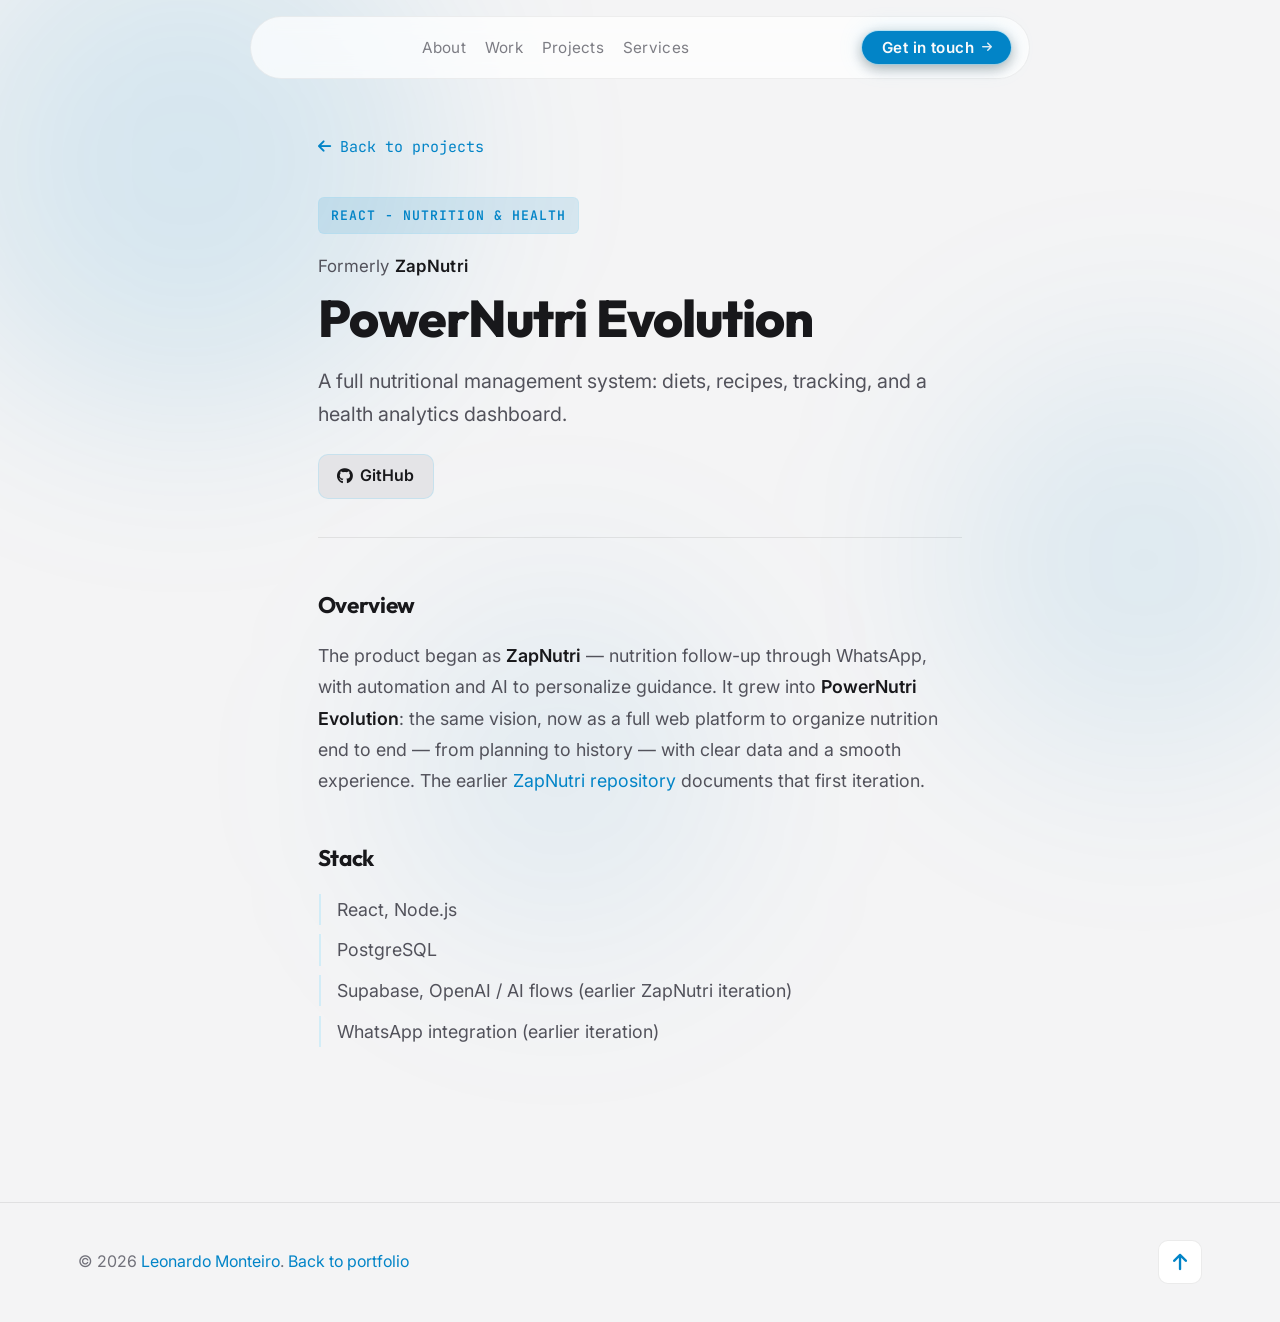
<file: project-powernutri.html>
<!DOCTYPE html>
<html lang="en">
<head>
  <meta charset="UTF-8">
  <meta name="viewport" content="width=device-width, initial-scale=1.0">
  <meta name="description" content="PowerNutri Evolution — full nutritional management (formerly ZapNutri). Leonardo Monteiro.">
  <link rel="icon" href="favicon.ico?v=3" sizes="any">
  <link rel="icon" type="image/png" href="favicon.png?v=3" sizes="64x64">
  <link rel="apple-touch-icon" href="favicon.png?v=3">
  <title>PowerNutri Evolution | Leonardo Monteiro</title>
  <link rel="preconnect" href="https://fonts.googleapis.com">
  <link rel="preconnect" href="https://fonts.gstatic.com" crossorigin>
  <link href="https://fonts.googleapis.com/css2?family=Inter:wght@300;400;500;600;700;800;900&family=JetBrains+Mono:wght@400;500&family=Outfit:wght@300;400;500;600;700;800;900&display=swap" rel="stylesheet">
  <link rel="stylesheet" href="https://cdnjs.cloudflare.com/ajax/libs/font-awesome/6.5.1/css/all.min.css">
  <link rel="stylesheet" href="styles.css?v=4">
  <link rel="stylesheet" href="project-detail.css?v=1">
</head>
<body class="project-page">

  <div id="loader" role="status" aria-live="polite" aria-label="Loading">
    <div class="loader-inner">
      <div class="loader-track"><span class="loader-fill"></span></div>
    </div>
  </div>

  <div class="scroll-progress" id="scrollProgress"></div>

  <nav class="nav" id="nav">
    <div class="nav-content">
      <div class="nav-links">
        <a href="index.html#about" class="nav-link">About</a>
        <a href="index.html#experience" class="nav-link">Work</a>
        <a href="index.html#projects" class="nav-link">Projects</a>
        <a href="index.html#services" class="nav-link">Services</a>
      </div>
      <a href="index.html#contact" class="btn btn-primary nav-cta" aria-label="Go to contact section"><span class="btn-shine" aria-hidden="true"></span>Get in touch <i class="fas fa-arrow-right" aria-hidden="true"></i></a>
    </div>
  </nav>

  <div class="bg-grid"></div>
  <div class="bg-noise"></div>
  <div class="bg-orbs"><div class="orb orb-1"></div><div class="orb orb-2"></div><div class="orb orb-3"></div></div>

  <main class="project-detail" id="top">
    <div class="container project-detail-inner">
      <a href="index.html#projects" class="project-detail-back reveal"><i class="fas fa-arrow-left"></i> Back to projects</a>

      <header class="project-detail-hero reveal">
        <span class="project-detail-tag">React - Nutrition &amp; Health</span>
        <p class="project-detail-eyebrow">Formerly <strong>ZapNutri</strong></p>
        <h1 class="project-detail-title">PowerNutri Evolution</h1>
        <p class="project-detail-lead">A full nutritional management system: diets, recipes, tracking, and a health analytics dashboard.</p>
        <div class="project-detail-external">
          <a href="https://github.com/LeoSimonn/powernutrievolution" target="_blank" rel="noopener noreferrer" class="btn btn-secondary"><i class="fab fa-github"></i> GitHub</a>
        </div>
      </header>

      <article class="project-detail-body">
        <section class="project-detail-section reveal">
          <h2>Overview</h2>
          <p>The product began as <strong>ZapNutri</strong> — nutrition follow-up through WhatsApp, with automation and AI to personalize guidance. It grew into <strong>PowerNutri Evolution</strong>: the same vision, now as a full web platform to organize nutrition end to end — from planning to history — with clear data and a smooth experience. The earlier <a href="https://github.com/LeoSimonn/zapnutri" target="_blank" rel="noopener noreferrer">ZapNutri repository</a> documents that first iteration.</p>
        </section>

        <section class="project-detail-section reveal">
          <h2>Stack</h2>
          <ul class="project-detail-list">
            <li>React, Node.js</li>
            <li>PostgreSQL</li>
            <li>Supabase, OpenAI / AI flows (earlier ZapNutri iteration)</li>
            <li>WhatsApp integration (earlier iteration)</li>
          </ul>
        </section>
      </article>
    </div>
  </main>

  <footer class="footer">
    <div class="container footer-content">
      <p class="footer-text">&copy; 2026 <span class="gradient-text">Leonardo Monteiro</span>. <a href="index.html" style="color:var(--accent);text-decoration:none;">Back to portfolio</a></p>
      <a href="#top" class="back-to-top" aria-label="Back to top"><i class="fas fa-arrow-up"></i></a>
    </div>
  </footer>

  <script src="script.js?v=3"></script>
</body>
</html>
</file>
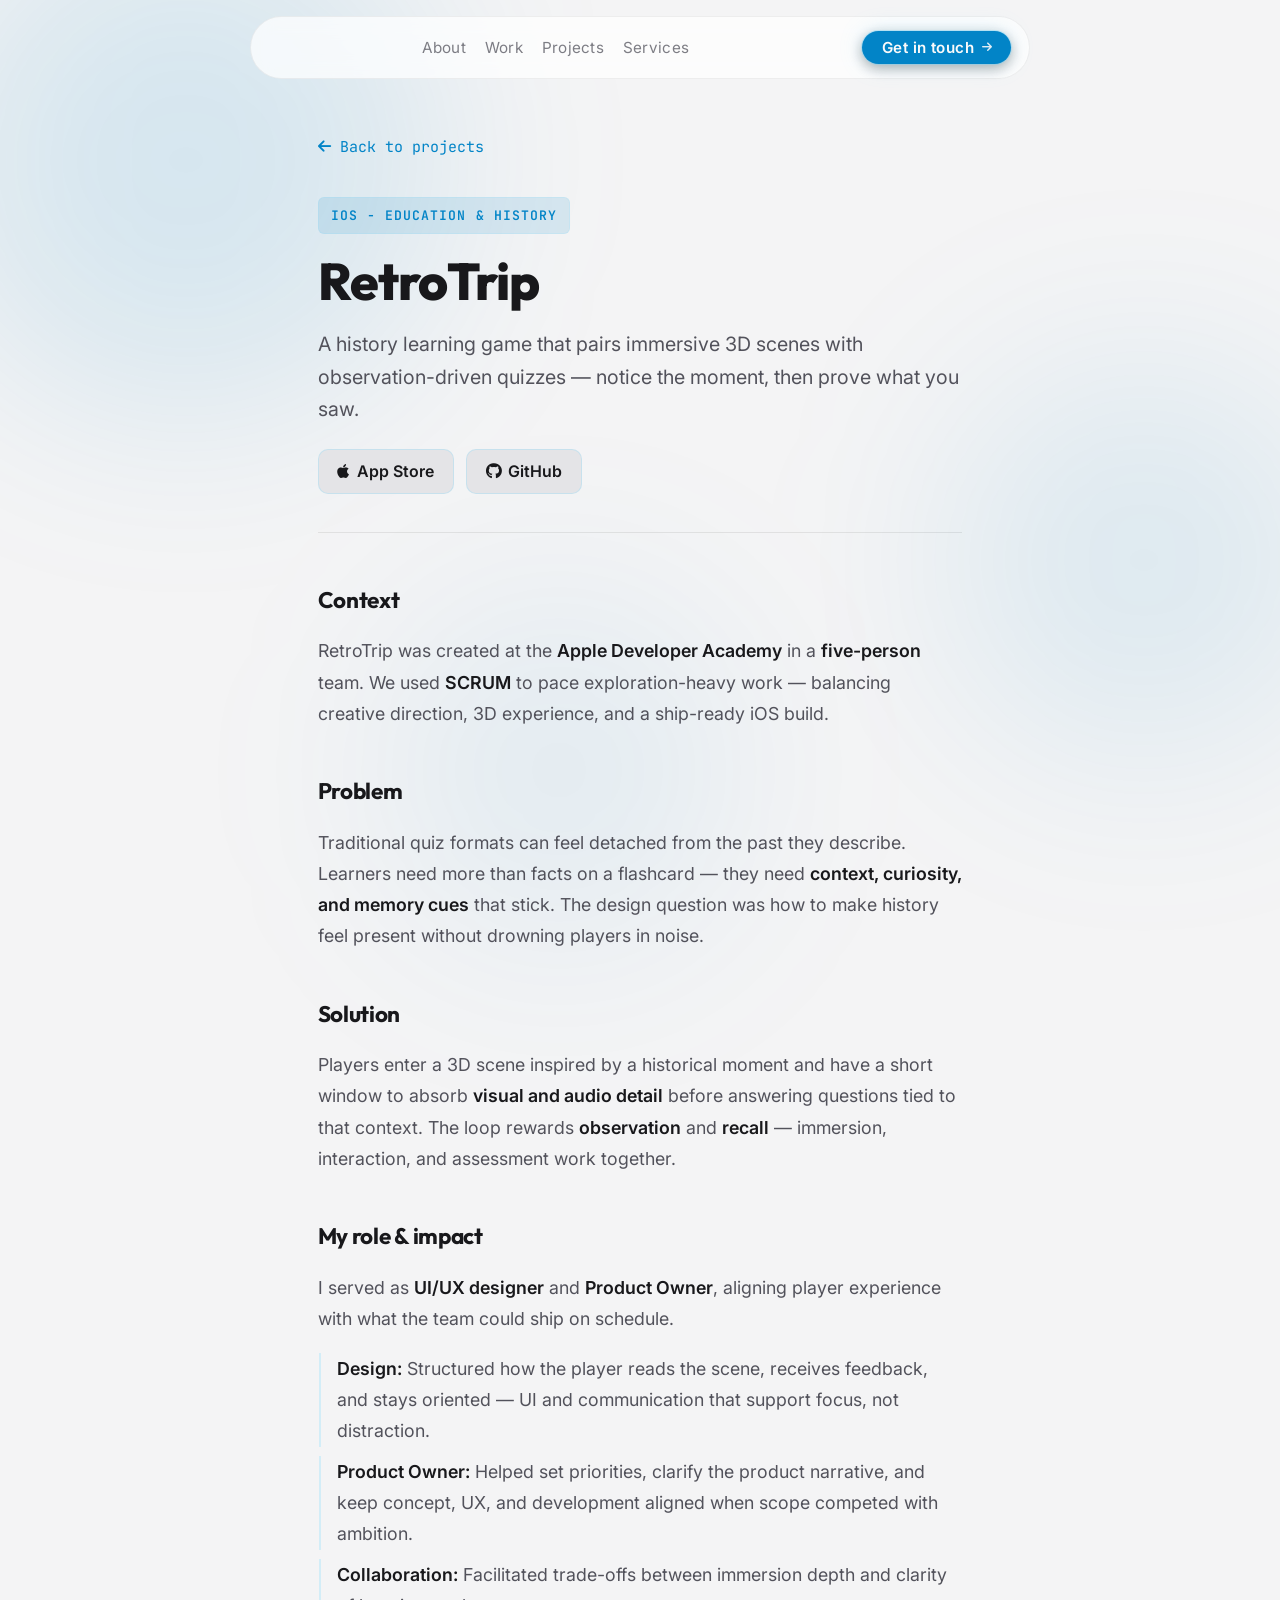
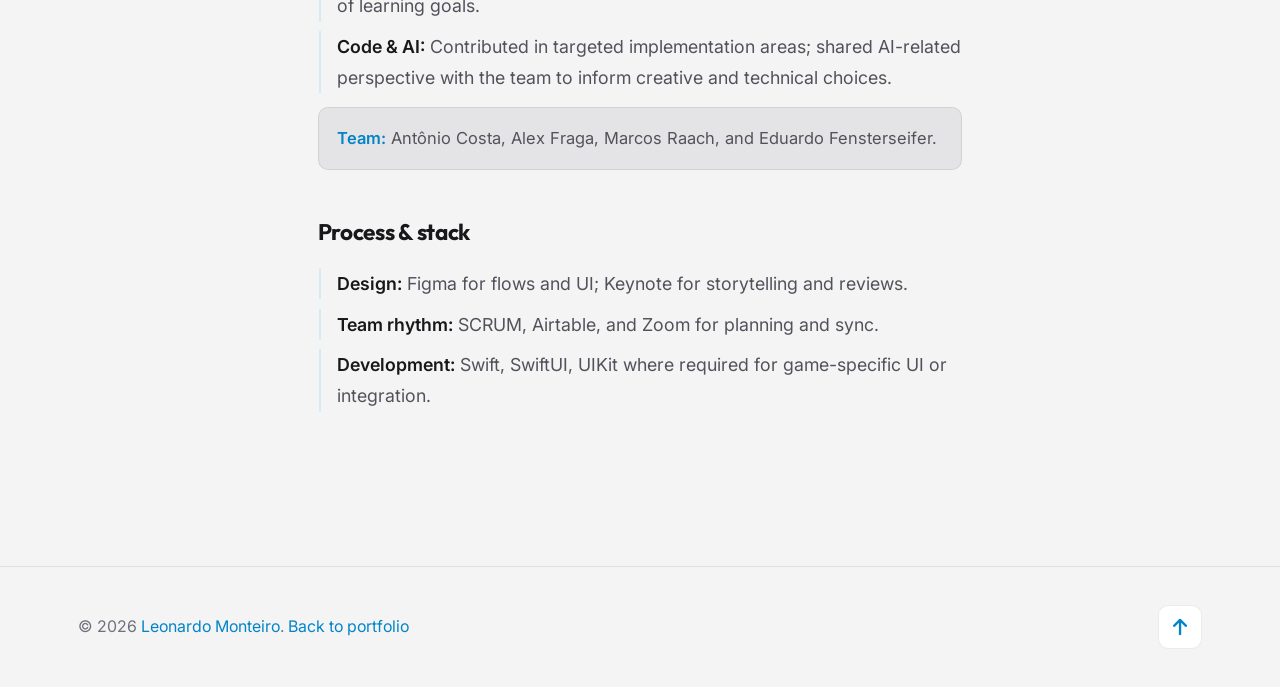
<file: project-retrotrip.html>
<!DOCTYPE html>
<html lang="en">
<head>
  <meta charset="UTF-8">
  <meta name="viewport" content="width=device-width, initial-scale=1.0">
  <meta name="description" content="RetroTrip — educational 3D quiz game rooted in history. Leonardo Monteiro: UI/UX design and Product Owner at the Apple Developer Academy.">
  <link rel="icon" href="favicon.ico?v=3" sizes="any">
  <link rel="icon" type="image/png" href="favicon.png?v=3" sizes="64x64">
  <link rel="apple-touch-icon" href="favicon.png?v=3">
  <title>RetroTrip | Leonardo Monteiro</title>
  <link rel="preconnect" href="https://fonts.googleapis.com">
  <link rel="preconnect" href="https://fonts.gstatic.com" crossorigin>
  <link href="https://fonts.googleapis.com/css2?family=Inter:wght@300;400;500;600;700;800;900&family=JetBrains+Mono:wght@400;500&family=Outfit:wght@300;400;500;600;700;800;900&display=swap" rel="stylesheet">
  <link rel="stylesheet" href="https://cdnjs.cloudflare.com/ajax/libs/font-awesome/6.5.1/css/all.min.css">
  <link rel="stylesheet" href="styles.css?v=4">
  <link rel="stylesheet" href="project-detail.css?v=1">
</head>
<body class="project-page">

  <div id="loader" role="status" aria-live="polite" aria-label="Loading">
    <div class="loader-inner">
      <div class="loader-track"><span class="loader-fill"></span></div>
    </div>
  </div>

  <div class="scroll-progress" id="scrollProgress"></div>

  <nav class="nav" id="nav">
    <div class="nav-content">
      <div class="nav-links">
        <a href="index.html#about" class="nav-link">About</a>
        <a href="index.html#experience" class="nav-link">Work</a>
        <a href="index.html#projects" class="nav-link">Projects</a>
        <a href="index.html#services" class="nav-link">Services</a>
      </div>
      <a href="index.html#contact" class="btn btn-primary nav-cta" aria-label="Go to contact section"><span class="btn-shine" aria-hidden="true"></span>Get in touch <i class="fas fa-arrow-right" aria-hidden="true"></i></a>
    </div>
  </nav>

  <div class="bg-grid"></div>
  <div class="bg-noise"></div>
  <div class="bg-orbs"><div class="orb orb-1"></div><div class="orb orb-2"></div><div class="orb orb-3"></div></div>

  <main class="project-detail" id="top">
    <div class="container project-detail-inner">
      <a href="index.html#projects" class="project-detail-back reveal"><i class="fas fa-arrow-left"></i> Back to projects</a>

      <header class="project-detail-hero reveal">
        <span class="project-detail-tag">iOS - Education &amp; History</span>
        <h1 class="project-detail-title">RetroTrip</h1>
        <p class="project-detail-lead">A history learning game that pairs immersive 3D scenes with observation-driven quizzes — notice the moment, then prove what you saw.</p>
        <div class="project-detail-external">
          <a href="https://apps.apple.com/br/app/retrotrip/id6752355019?l=en-GB" target="_blank" rel="noopener noreferrer" class="btn btn-secondary"><i class="fab fa-apple"></i> App Store</a>
          <a href="https://github.com/MarquIln/RetroTrip" target="_blank" rel="noopener noreferrer" class="btn btn-secondary"><i class="fab fa-github"></i> GitHub</a>
        </div>
      </header>

      <article class="project-detail-body">
        <section class="project-detail-section reveal">
          <h2>Context</h2>
          <p>RetroTrip was created at the <strong>Apple Developer Academy</strong> in a <strong>five-person</strong> team. We used <strong>SCRUM</strong> to pace exploration-heavy work — balancing creative direction, 3D experience, and a ship-ready iOS build.</p>
        </section>

        <section class="project-detail-section reveal">
          <h2>Problem</h2>
          <p>Traditional quiz formats can feel detached from the past they describe. Learners need more than facts on a flashcard — they need <strong>context, curiosity, and memory cues</strong> that stick. The design question was how to make history feel present without drowning players in noise.</p>
        </section>

        <section class="project-detail-section reveal">
          <h2>Solution</h2>
          <p>Players enter a 3D scene inspired by a historical moment and have a short window to absorb <strong>visual and audio detail</strong> before answering questions tied to that context. The loop rewards <strong>observation</strong> and <strong>recall</strong> — immersion, interaction, and assessment work together.</p>
        </section>

        <section class="project-detail-section reveal">
          <h2>My role &amp; impact</h2>
          <p>I served as <strong>UI/UX designer</strong> and <strong>Product Owner</strong>, aligning player experience with what the team could ship on schedule.</p>
          <ul class="project-detail-list">
            <li><strong>Design:</strong> Structured how the player reads the scene, receives feedback, and stays oriented — UI and communication that support focus, not distraction.</li>
            <li><strong>Product Owner:</strong> Helped set priorities, clarify the product narrative, and keep concept, UX, and development aligned when scope competed with ambition.</li>
            <li><strong>Collaboration:</strong> Facilitated trade-offs between immersion depth and clarity of learning goals.</li>
            <li><strong>Code &amp; AI:</strong> Contributed in targeted implementation areas; shared AI-related perspective with the team to inform creative and technical choices.</li>
          </ul>
          <div class="project-detail-team"><strong>Team:</strong> Antônio Costa, Alex Fraga, Marcos Raach, and Eduardo Fensterseifer.</div>
        </section>

        <section class="project-detail-section reveal">
          <h2>Process &amp; stack</h2>
          <ul class="project-detail-list">
            <li><strong>Design:</strong> Figma for flows and UI; Keynote for storytelling and reviews.</li>
            <li><strong>Team rhythm:</strong> SCRUM, Airtable, and Zoom for planning and sync.</li>
            <li><strong>Development:</strong> Swift, SwiftUI, UIKit where required for game-specific UI or integration.</li>
          </ul>
        </section>
      </article>
    </div>
  </main>

  <footer class="footer">
    <div class="container footer-content">
      <p class="footer-text">&copy; 2026 <span class="gradient-text">Leonardo Monteiro</span>. <a href="index.html" style="color:var(--accent);text-decoration:none;">Back to portfolio</a></p>
      <a href="#top" class="back-to-top" aria-label="Back to top"><i class="fas fa-arrow-up"></i></a>
    </div>
  </footer>

  <script src="script.js?v=3"></script>
</body>
</html>
</file>
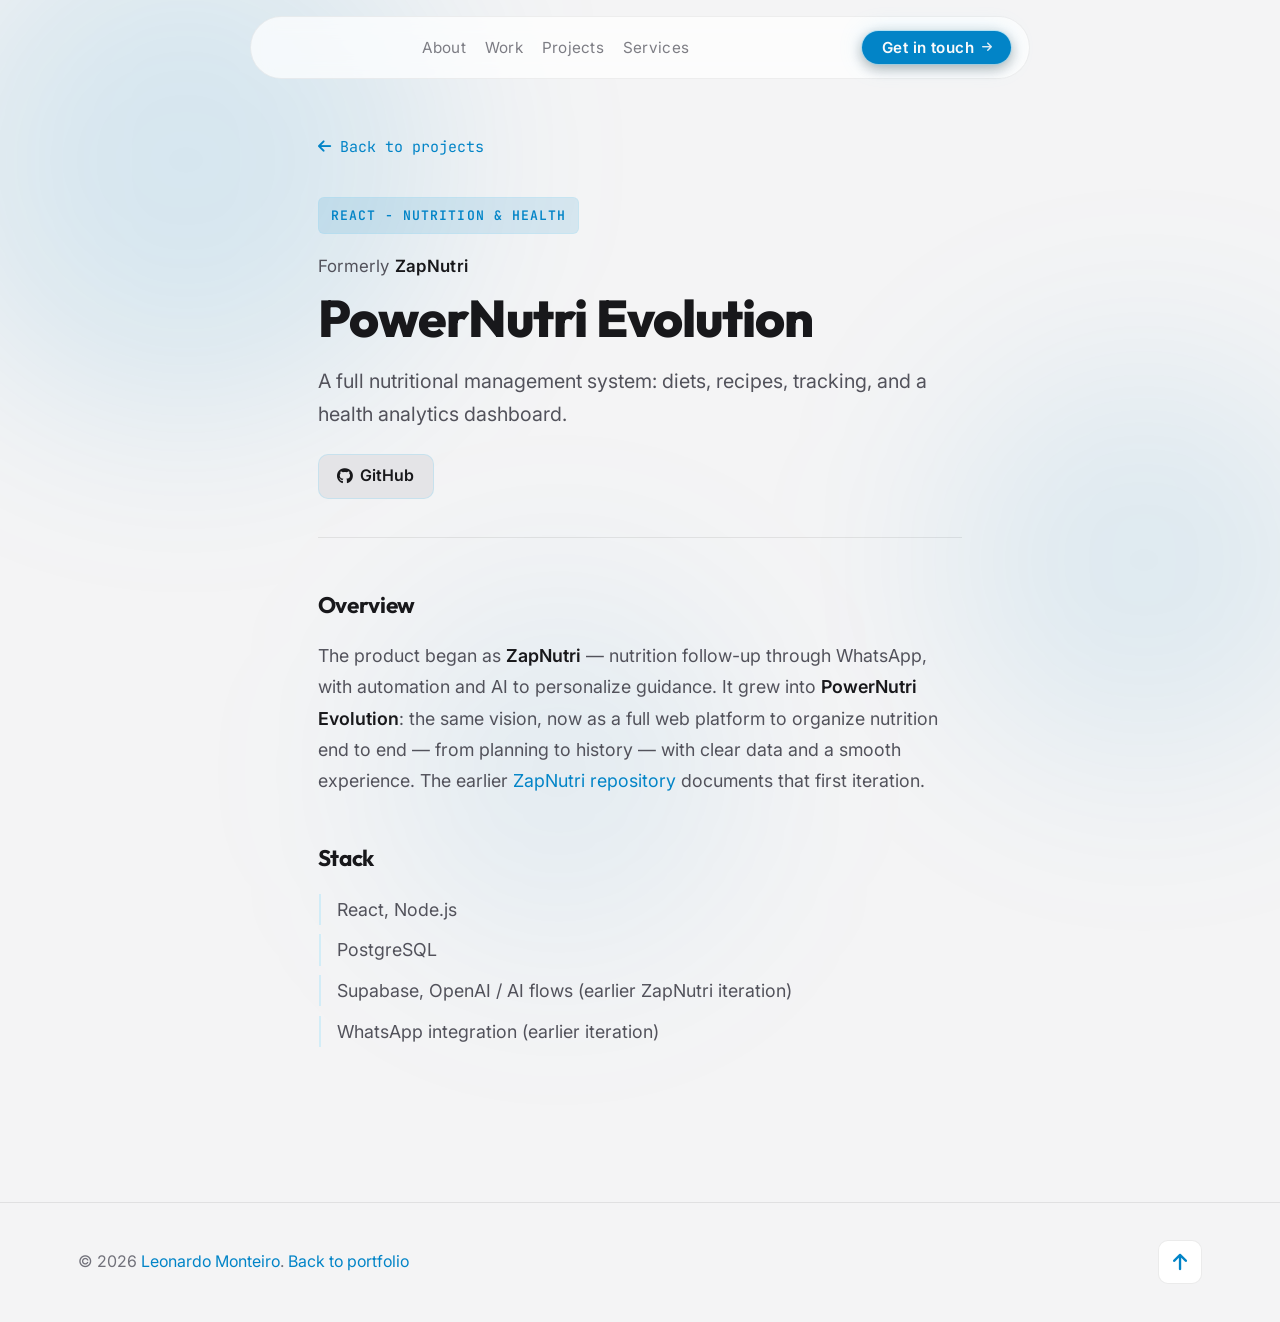
<file: project-zapnutri.html>
<!DOCTYPE html>
<html lang="en">
<head>
  <meta charset="UTF-8">
  <meta name="viewport" content="width=device-width, initial-scale=1.0">
  <meta http-equiv="refresh" content="0;url=project-powernutri.html">
  <meta name="description" content="This project is now PowerNutri Evolution (formerly ZapNutri).">
  <link rel="icon" href="favicon.ico?v=3" sizes="any">
  <link rel="icon" type="image/png" href="favicon.png?v=3" sizes="64x64">
  <link rel="apple-touch-icon" href="favicon.png?v=3">
  <title>Redirecting… | Leonardo Monteiro</title>
  <script>location.replace('project-powernutri.html');</script>
</head>
<body>
  <p>This project was renamed to <a href="project-powernutri.html">PowerNutri Evolution</a>. If you are not redirected, use that link.</p>
</body>
</html>
</file>
<file: styles.css>
/* ================================================
   Leonardo Monteiro Portfolio v4 — PREMIUM UI/UX
   Large, dramatic, premium design
   ALL spacing standardized to 8px-based scale
   ================================================ */

:root {
  --bg: #000000;
  --bg-raised: #0a0a0a;
  --bg-card: #111111;
  --border: rgba(255,255,255,0.06);
  --border-hover: rgba(255,255,255,0.12);

  --accent: #70D6FF;
  --accent-dim: rgba(112,214,255,0.15);
  --accent-purple: #A78BFA;
  --accent-green: #00FF88;

  --text: #fafafa;
  --text2: #a1a1aa;
  --text3: #52525b;

  --ease-out: cubic-bezier(.16,1,.3,1);

  --btn-primary-fg: #000000;
  --success-green: #22c55e;

  --font-heading: 'Outfit', sans-serif;
  --font-body: 'Inter', sans-serif;
  --font-mono: 'JetBrains Mono', monospace;

  /* === SPACING SCALE (8px-based) === */
  --xs: 0.25rem;   /* 4px  */
  --sm: 0.5rem;    /* 8px  */
  --md: 0.75rem;   /* 12px */
  --lg: 1rem;      /* 16px */
  --xl: 1.25rem;   /* 20px */
  --two-xl: 1.5rem;/* 24px */
  --three-xl: 2rem;/* 32px */
  --four-xl: 3rem; /* 48px */
  --five-xl: 4rem; /* 64px */
  --six-xl: 6rem;  /* 96px */
}

*, *::before, *::after { margin: 0; padding: 0; box-sizing: border-box; }
/* Base scale: grows slightly on large / hi-DPI viewports so UI doesn’t feel tiny */
html {
  font-size: clamp(17px, 0.28vw + 15.2px, 20px);
  scroll-behavior: smooth;
}
body {
  font-family: var(--font-body);
  background: var(--bg);
  color: var(--text2);
  line-height: 1.65;
  overflow-x: hidden;
}
::selection { background: rgba(112,214,255,0.3); color: #fff; }
a { text-decoration: none; color: var(--accent); }
a:hover { color: var(--accent); opacity: 1; }

/* LOADER */
#loader {
  position: fixed; inset: 0;
  background: var(--bg);
  z-index: 10000;
  display: flex; align-items: center; justify-content: center;
  transition: opacity .6s var(--ease-out), visibility .6s;
}
#loader.hidden { opacity: 0; visibility: hidden; pointer-events: none; }
.loader-inner {
  display: flex;
  align-items: center;
  justify-content: center;
}
.loader-track {
  width: min(220px, 55vw);
  height: 3px;
  background: var(--border);
  border-radius: 999px;
  overflow: hidden;
  position: relative;
}
.loader-fill {
  position: absolute;
  left: 0;
  top: 0;
  bottom: 0;
  width: 42%;
  border-radius: 999px;
  background: var(--accent);
  animation: loaderSweep 1.15s ease-in-out infinite;
}
@keyframes loaderSweep {
  0% { transform: translateX(-130%); }
  100% { transform: translateX(320%); }
}

/* SCROLL PROGRESS */
.scroll-progress {
  position: fixed; top: 0; left: 0;
  height: 2px;
  background: var(--accent);
  z-index: 10001;
  width: 0;
  box-shadow: 0 0 var(--two-xl) var(--accent-dim);
}

/* BACKGROUND */
.bg-dots {
  position: fixed; inset: 0; z-index: 0;
  background-image: url("data:image/svg+xml,%3Csvg width='24' height='24' xmlns='http://www.w3.org/2000/svg'%3E%3Ccircle cx='12' cy='12' r='0.6' fill='rgba(255,255,255,0.05)'/%3E%3C/svg%3E");
  background-size: 24px 24px;
  pointer-events: none;
}
.bg-orbs { position: fixed; inset: 0; z-index: 0; pointer-events: none; }
.orb { position: absolute; border-radius: 50%; filter: blur(100px); animation: orbFloat 20s ease-in-out infinite; }
.orb-1 { width: 500px; height: 500px; background: rgba(112, 214, 255, 0.07); top: -10%; left: -5%; }
.orb-2 { width: 400px; height: 400px; background: rgba(112, 214, 255, 0.05); top: 40%; right: -5%; animation-delay: -7s; }
.orb-3 { width: 350px; height: 350px; background: rgba(112, 214, 255, 0.04); bottom: -5%; left: 30%; animation-delay: -14s; }
@keyframes orbFloat {
  0%,100%{transform:translate(0,0) scale(1)} 25%{transform:translate(60px,-40px) scale(1.1)} 50%{transform:translate(-40px,60px) scale(0.95)} 75%{transform:translate(40px,30px) scale(1.05)}
}

/* NAV — barra fina, baixo contraste, só links (sem logo) */
.nav {
  position: fixed; top: 16px; left: 50%;
  transform: translateX(-50%);
  width: calc(100% - 36px);
  max-width: min(780px, calc(100% - 36px));
  min-height: 46px;
  height: auto;
  font-size: 13px;
  z-index: 1000;
  background: rgba(9,9,11,0.26);
  backdrop-filter: blur(10px) saturate(118%);
  -webkit-backdrop-filter: blur(10px) saturate(118%);
  border: 1px solid rgba(255,255,255,0.035);
  border-radius: 9999px;
  box-shadow: none;
  transition: background .35s var(--ease-out), border-color .35s var(--ease-out), top .35s var(--ease-out);
}
.nav.scrolled {
  background: rgba(9,9,11,0.5);
  border-color: rgba(255,255,255,0.055);
  top: 10px;
}
.nav-content {
  padding: 8px 14px 8px 16px;
  margin: 4px 0;
  display: flex;
  align-items: center;
  justify-content: center;
  flex-wrap: wrap;
  gap: 0.65rem 1rem;
  min-height: 46px;
  height: fit-content;
}
@media (min-width: 641px) {
  .nav-content {
    justify-content: flex-start;
    padding: 10px 18px 10px 22px;
    gap: 0.75rem 1.25rem;
    flex-wrap: nowrap;
  }
  .nav-links {
    flex: 1 1 auto;
    justify-content: center;
    min-width: 0;
  }
}
.nav-tools {
  display: flex;
  align-items: center;
  gap: 0.45rem;
  flex-shrink: 0;
}
.nav-tool-btn {
  display: inline-flex;
  align-items: center;
  justify-content: center;
  min-width: 34px;
  height: 34px;
  padding: 0 0.5rem;
  border: 1px solid rgba(255, 255, 255, 0.08);
  border-radius: 9999px;
  background: rgba(255, 255, 255, 0.04);
  color: var(--text2);
  font-size: 0.75rem;
  font-weight: 600;
  font-family: var(--font-body);
  letter-spacing: 0.04em;
  cursor: pointer;
  transition: color 0.2s, border-color 0.2s, background 0.2s, opacity 0.2s;
  opacity: 0.75;
}
.nav-tool-btn:hover {
  opacity: 1;
  color: var(--text);
  border-color: rgba(112, 214, 255, 0.35);
  background: rgba(112, 214, 255, 0.08);
}
.nav-tool-btn i { font-size: 0.85rem; pointer-events: none; }
.nav-tool-btn .nav-tool-label { pointer-events: none; }
.nav-links {
  display: flex;
  flex-wrap: wrap;
  align-items: center;
  justify-content: center;
  gap: clamp(0.45rem, 2vw, 0.75rem) clamp(0.55rem, 2.4vw, 1rem);
  row-gap: 0.4rem;
  max-width: 100%;
}

.nav-link {
  color: var(--text2);
  font-size: clamp(0.75rem, 0.18vw + 0.7rem, 0.8125rem);
  font-weight: 400;
  letter-spacing: 0.02em;
  white-space: nowrap;
  transition: color .25s, opacity .25s;
  position: relative;
  opacity: 0.52;
}
.nav-link:hover, .nav-link.active { color: rgba(250,250,250,0.92); opacity: 0.9; }

/* HAMBURGER — visible only on mobile */
.nav-hamburger {
  display: none;
  flex-direction: column;
  justify-content: center;
  align-items: center;
  gap: 5px;
  width: 36px;
  height: 36px;
  background: none;
  border: none;
  cursor: pointer;
  padding: 4px;
  flex-shrink: 0;
  z-index: 10;
}
.hamburger-line {
  display: block;
  width: 20px;
  height: 2px;
  background: var(--text2);
  border-radius: 2px;
  transition: transform 0.3s var(--ease-out), opacity 0.3s var(--ease-out);
}
.nav-hamburger[aria-expanded="true"] .hamburger-line:nth-child(1) {
  transform: translateY(7px) rotate(45deg);
}
.nav-hamburger[aria-expanded="true"] .hamburger-line:nth-child(2) {
  opacity: 0;
}
.nav-hamburger[aria-expanded="true"] .hamburger-line:nth-child(3) {
  transform: translateY(-7px) rotate(-45deg);
}
.nav-link--mobile-cta {
  display: none;
}
@media (max-width: 640px) {
  .nav-hamburger { display: flex; }
  .nav-cta { display: none !important; }
  .nav-link--mobile-cta { display: block; }
  .nav {
    top: 8px;
    width: calc(100% - 16px);
    max-width: calc(100% - 16px);
    border-radius: 14px;
  }
  .nav-content {
    justify-content: space-between;
    padding: 6px 10px;
  }
  .nav-links {
    display: none;
    position: absolute;
    top: calc(100% + 6px);
    left: 0;
    right: 0;
    background: var(--bg-card);
    border: 1px solid var(--border-hover);
    border-radius: 14px;
    padding: 0.75rem;
    flex-direction: column;
    gap: 0.15rem;
    box-shadow: 0 16px 48px rgba(0,0,0,0.5);
    z-index: 100;
  }
  .nav-links.open {
    display: flex;
  }
  .nav-links .nav-link {
    display: block;
    padding: 0.65rem 0.85rem;
    border-radius: 8px;
    opacity: 0.8;
    font-size: 0.9rem;
  }
  .nav-links .nav-link:hover,
  .nav-links .nav-link.active {
    background: var(--accent-dim);
    opacity: 1;
  }
}

/* CTA no nav — destaque (accent + brilho + sombra) */
.nav .nav-cta.btn-primary {
  flex-shrink: 0;
  padding: 0.4rem 1rem 0.4rem 1.05rem;
  font-size: clamp(0.72rem, 0.22vw + 0.66rem, 0.8125rem);
  font-weight: 600;
  letter-spacing: 0.03em;
  border-radius: 9999px;
  gap: 0.4rem;
  line-height: 1.2;
  box-shadow:
    0 0 0 1px rgba(112, 214, 255, 0.35),
    0 0 24px rgba(112, 214, 255, 0.22),
    0 4px 14px rgba(0, 0, 0, 0.35);
  animation: navCtaGlow 3.5s ease-in-out infinite;
}
.nav .nav-cta.btn-primary:hover {
  transform: translateY(-1px);
  box-shadow:
    0 0 0 1px rgba(112, 214, 255, 0.55),
    0 0 32px rgba(112, 214, 255, 0.38),
    0 6px 20px rgba(0, 0, 0, 0.4);
}
.nav .nav-cta.btn-primary .btn-shine {
  display: none;
}
.nav .nav-cta.btn-primary i { font-size: 0.75em; opacity: 0.9; }
.nav .nav-cta.btn-primary.active {
  box-shadow:
    0 0 0 2px rgba(112, 214, 255, 0.55),
    0 0 28px rgba(112, 214, 255, 0.45),
    0 4px 14px rgba(0, 0, 0, 0.35);
}
@keyframes navCtaGlow {
  0%, 100% { filter: brightness(1); }
  50% { filter: brightness(1.06); }
}
@media (prefers-reduced-motion: reduce) {
  .nav .nav-cta.btn-primary { animation: none; }
}

/* AVAILABLE BADGE */
.available-badge {
  display: inline-flex;
  align-items: center;
  gap: 0.6rem;
  padding: 0.45rem 1.1rem;
  background: rgba(9,9,11,0.8);
  backdrop-filter: blur(10px);
  border: 1px solid rgba(255,255,255,0.08);
  border-radius: 9999px;
  color: var(--text2);
  font-size: clamp(0.78rem, 0.22vw + 0.7rem, 0.88rem);
  font-weight: 400;
  box-shadow: 0 10px 30px rgba(0,0,0,0.3);
  margin-top: 40px;
  margin-bottom: 16px;
}
.badge-dot {
  width: 10px; height: 10px;
  background: #22c55e;
  border-radius: 50%;
  box-shadow: 0 0 10px #22c55e;
  animation: pulse 2s ease infinite;
}
@keyframes pulse { 0%,100%{opacity:1; transform:scale(1)} 50%{opacity:.5; transform:scale(0.8)} }

.btn { 
  display: inline-flex; align-items: center; justify-content: center; 
  gap: 0.75rem; font-family: var(--font-body); font-weight: 600; 
  border: none; cursor: pointer; transition: all 0.3s var(--ease-out); 
  overflow: hidden; position: relative; 
}
.btn-lg {
  padding: 0.9rem 1.85rem;
  font-size: clamp(1rem, 0.35vw + 0.92rem, 1.125rem);
  border-radius: 12px;
}
.btn-primary { background: var(--accent); color: var(--btn-primary-fg); }
.btn-primary:hover { box-shadow: 0 0 30px var(--accent-dim), 0 0 60px rgba(112,214,255,0.08); transform: translateY(-2px); }
.btn-ghost { background: transparent; border: 1px solid var(--border-hover); color: var(--text); }
.btn-ghost:hover { border-color: var(--accent); color: var(--accent); box-shadow: 0 0 20px var(--accent-dim); transform: translateY(-2px); }

/* ================================================ */
/* HERO                                             */
/* ================================================ */
.hero { min-height: 100vh; display: flex; align-items: center; justify-content: center; padding: 72px 24px 16px; position: relative; z-index: 2; }
.hero-container { max-width: min(1100px, 100%); margin: 0 auto; }
.hero-content { text-align: center; padding-top: 24px; }
.hero-title {
  display: flex;
  flex-direction: column;
  align-items: center;
  margin-bottom: clamp(1.5rem, 4vw, 2.25rem);
  line-height: 0;
}
.hero-name-block {
  display: flex;
  flex-direction: column;
  align-items: center;
  gap: 0;
  margin-bottom: clamp(1.35rem, 3.5vw, 2rem);
}
.hero-row { display: block; }
.hero-name {
  display: inline-block;
  width: fit-content;
  font-size: clamp(2.5rem, 4.8vw + 0.85rem, 3.65rem);
  font-weight: 900;
  color: var(--text);
  font-family: var(--font-heading);
  letter-spacing: 0;
  line-height: 1;
}
.gradient-text {
  color: var(--accent);
}
.hero-role-block {
  display: flex;
  flex-direction: column;
  align-items: center;
  gap: 0;
  width: 100%;
  max-width: min(32rem, 100%);
  padding-top: 16px;
  border-top: 1px solid rgba(255, 255, 255, 0.08);
}
.hero-role-block .hero-row {
  line-height: 0;
}
.hero-role {
  font-size: clamp(1.05rem, 1.35vw + 0.72rem, 1.3rem);
  font-weight: 700;
  color: var(--text);
  font-family: var(--font-heading);
  letter-spacing: -0.015em;
  line-height: 1.35;
}
.hero-role a { color: var(--accent); font-weight: 700; letter-spacing: 0; }
.hero-tagline {
  font-size: 20px;
  color: var(--text2);
  margin-bottom: clamp(1.75rem, 4.5vw, 2.5rem);
  margin-top: 0.25rem;
  max-width: 40rem;
  margin-left: auto;
  margin-right: auto;
  line-height: 1.7;
}
.hero-actions { display: flex; gap: 1rem; justify-content: center; flex-wrap: wrap; margin-top: 32px; margin-bottom: 0; padding-top: 24px; padding-bottom: 0; }

/* HERO STATS */
.hero-stats {
  display: flex;
  align-items: stretch;
  justify-content: center;
  flex-wrap: wrap;
  gap: clamp(1rem, 3vw, 1.75rem);
  padding-top: clamp(1.25rem, 3vw, 2rem);
  border-top: 1px solid var(--border);
}
.stat-item { display: flex !important; flex-direction: column !important; align-items: center !important; gap: 0.4rem !important; min-width: 0; flex: 1 1 7.5rem; max-width: 11rem; }
.stat-number-wrap { display: inline-flex !important; align-items: baseline !important; gap: 2px !important; white-space: nowrap !important; }
.stat-number {
  font-family: var(--font-heading);
  font-size: clamp(1.85rem, 3.5vw + 0.75rem, 2.65rem);
  font-weight: 800;
  color: var(--accent);
  letter-spacing: -0.03em;
  line-height: 1;
}
.stat-label {
  font-size: clamp(0.68rem, 0.45vw + 0.58rem, 0.82rem);
  color: var(--text2);
  text-transform: uppercase;
  letter-spacing: 0.06em;
  font-weight: 500;
  line-height: 1.35;
  text-align: center;
  max-width: 12rem;
}
.stat-divider { width: 1px; align-self: stretch; min-height: 2.5rem; background: var(--border); flex-shrink: 0; }
@media (max-width: 700px) {
  .stat-divider { display: none; }
  .hero-stats {
    display: grid;
    grid-template-columns: repeat(2, minmax(0, 1fr));
    gap: 1.35rem 1rem;
    padding-left: 0.25rem;
    padding-right: 0.25rem;
  }
  .stat-item { max-width: none; }
}
.scroll-indicator {
  width: fit-content;
  max-width: 100%;
  box-sizing: border-box;
  margin-top: var(--four-xl);
  margin-left: auto;
  margin-right: auto;
  margin-bottom: 0;
  padding-left: 0;
  display: flex;
  flex-direction: column;
  align-items: center;
  justify-content: center;
  gap: 0.35rem;
  opacity: 0.4;
}
.scroll-mouse { width: 24px; height: 38px; border: 2px solid var(--border-hover); border-radius: 12px; position: relative; }
.scroll-wheel { position: absolute; top: 6px; left: 50%; transform: translateX(-50%); width: 3px; height: 8px; background: var(--accent); border-radius: 2px; animation: wheelScroll 2s ease infinite; }
@keyframes wheelScroll { 0%{transform:translateX(-50%) translateY(0); opacity:1} 100%{transform:translateX(-50%) translateY(14px); opacity:0} }
.scroll-text { font-size: clamp(0.68rem, 0.35vw + 0.58rem, 0.78rem); color: var(--text3); letter-spacing: 0.22em; text-transform: uppercase; }

/* Marquee */
.marquee-wrapper { overflow: hidden; padding: 1.25rem 0; border-top: 1px solid var(--border); border-bottom: 1px solid var(--border); position: relative; z-index: 2; }
.marquee-track { display: flex; width: max-content; animation: marquee 40s linear infinite; will-change: transform; }
.marquee-track:hover { animation-play-state: paused; }
@keyframes marquee { 0%{transform:translateX(0)} 100%{transform:translateX(-50%)} }
.marquee-item { flex: none; padding: 0 1.75rem; font-family: var(--font-heading); font-size: clamp(0.95rem, 0.4vw + 0.85rem, 1.1rem); font-weight: 500; color: var(--text3); transition: color 0.3s; white-space: nowrap; }
.marquee-item:hover { color: var(--text); }
.marquee-sep { color: var(--accent); font-size: 0.65rem; flex: none; opacity: 0.5; }

/* SECTIONS */
.section { padding: 4rem 0; position: relative; z-index: 2; }
#about.section { padding-top: 0; padding-bottom: 0; }
#experience.section { padding-top: 64px; padding-bottom: 64px; }
.section--dark { background: rgba(255,255,255,0.01); }
.container { max-width: 1200px; margin: 0 auto; padding: 0 2rem; }
#about .container { padding-top: 24px; padding-bottom: 24px; }
.section-header { margin-bottom: 2.5rem; }
.projects-lead {
  max-width: 52rem;
  font-size: clamp(0.98rem, 0.35vw + 0.88rem, 1.08rem);
  line-height: 1.68;
  color: var(--text2);
  margin: -1rem 0 1.75rem;
}
.projects-lead strong { color: var(--text); font-weight: 600; }
.section-tag { display: inline-block; font-family: var(--font-mono); font-size: clamp(0.72rem, 0.2vw + 0.68rem, 0.82rem); color: var(--accent); text-transform: uppercase; letter-spacing: 2px; padding: 0.3rem 0.8rem; background: var(--accent-dim); border: 1px solid rgba(112,214,255,0.1); border-radius: 4px; margin-bottom: 1rem; }
.section-title { font-family: var(--font-heading); font-size: clamp(2.1rem, 5.2vw, 3.35rem); font-weight: 800; color: var(--text); letter-spacing: -1.5px; line-height: 1.1; }

/* REVEAL */
.reveal { opacity: 0; transform: translateY(40px); transition: opacity 0.8s var(--ease-out), transform 0.8s var(--ease-out); }
.reveal.active { opacity: 1; transform: translateY(0); }

/* ============================================================ */
/* BENTO GRID                                                      */
/* ============================================================ */
.bento { display: grid; grid-template-columns: 1fr; gap: 1rem; padding-top: 0px; padding-bottom: 0px; }
/* 15 colunas no desktop: esquerda 8 + direita 7 ≈ 53% / 47% (esquerda um pouco maior) */
@media (min-width: 768px) { .bento { grid-template-columns: repeat(15, minmax(0, 1fr)); gap: 1rem; } }

.bento-card { background: var(--bg-card); border: 1px solid var(--border); border-radius: 16px; padding: 24px; position: relative; overflow: hidden; transition: all 0.4s var(--ease-out); }
.bento-card:hover { border-color: var(--border-hover); transform: translateY(-3px); box-shadow: 0 20px 50px rgba(0,0,0,0.3); }
.bento-row-full { grid-column: 1 / -1; }
@media (min-width: 768px) {
  .bento-col-1 { grid-column: span 8; }
  .bento-col-2 { grid-column: span 7; }
}

/* About: Core Skills + Education — coluna única, mesma largura, gap uniforme */
.about-cards-row {
  display: flex;
  flex-direction: column;
  gap: var(--two-xl);
  margin-top: var(--two-xl);
  margin-bottom: var(--two-xl);
  width: 100%;
  align-items: stretch;
}
.about-cards-row > .bento-card {
  width: 100%;
  min-width: 0;
  flex: 0 0 auto;
}

/* Bento intro (full-width card) */
.bento-intro { display: flex; gap: 2rem; flex-wrap: wrap; align-items: flex-start; }
.bento-intro .intro-lead { font-size: 1.05rem; color: var(--text); line-height: 1.65; flex: 1 1 280px; margin: 0; }
.bento-intro .intro-lead strong, .bento-intro .intro-lead span { font-weight: 700; }
.bento-intro p { font-size: 0.95rem; color: var(--text2); line-height: 1.65; flex: 1 1 280px; margin: 0; }
.bento-intro p strong { color: var(--accent); font-weight: 600; }

/* Bento card internal elements */
.bento-header { display: flex; align-items: center; gap: 0.75rem; margin-bottom: 1rem; }
.bento-icon {
  width: 36px;
  height: 36px;
  display: flex;
  align-items: center;
  justify-content: center;
  border-radius: 10px;
  font-size: 1rem;
  flex-shrink: 0;
  background: var(--accent-dim);
  color: var(--accent);
  border: 1px solid rgba(112, 214, 255, 0.12);
}
.bento-badge { font-size: 0.65rem; font-weight: 600; text-transform: uppercase; letter-spacing: 1px; padding: 0.2rem 0.6rem; background: var(--accent-dim); color: var(--accent); border-radius: 9999px; margin-left: auto; }
.bento-title { font-size: 1.15rem; font-weight: 700; color: var(--text); margin: 0 0 0.25rem; font-family: var(--font-heading); letter-spacing: -0.3px; }
.bento-sub { font-size: 0.85rem; color: var(--accent); margin: 0 0 0.75rem; font-weight: 500; }
.bento-desc { font-size: 0.9rem; color: var(--text2); line-height: 1.65; margin: 0 0 0.75rem; }
.bento-desc strong { color: var(--text); font-weight: 600; }
.bento-tools-list {
  list-style: none;
  margin: 0;
  padding: 0;
  font-size: 0.78rem;
  color: var(--text2);
  line-height: 1.55;
}
.bento-tools-list li { margin-bottom: 0.35rem; }
.bento-tools-list strong { color: var(--text); font-weight: 600; }
.bento-tags { display: flex; flex-wrap: wrap; gap: 0.5rem; margin-top: 0.75rem; }

.bento-stats { display: flex; gap: 1.5rem; margin-top: 1rem; padding-top: 0.75rem; border-top: 1px solid var(--border); justify-content: center; align-items: center; }
.mini-stat { text-align: center; }
.mini-num { font-family: var(--font-heading); font-size: 1.5rem; font-weight: 800; letter-spacing: -0.5px; line-height: 1; margin-bottom: 0.15rem; display: block; }
.mini-label { font-size: 0.7rem; color: var(--text3); text-transform: uppercase; letter-spacing: 0.3px; }

/* Pills (skills) */
.pill-grid { display: flex; flex-wrap: wrap; gap: 0.5rem; }
.pill { display: inline-flex; align-items: center; gap: 0.35rem; padding: 0.4rem 0.8rem; background: var(--bg-raised); border: 1px solid var(--border); border-radius: 9999px; font-size: 0.8rem; color: var(--text2); transition: all 0.25s var(--ease-out); white-space: nowrap; }
.pill:hover { border-color: var(--accent); color: var(--accent); background: var(--accent-dim); }
.pill i { font-size: 0.7rem; }

/* Education grid (legacy / other pages) */
.edu-grid { display: grid; gap: 0.75rem; margin-top: 0.75rem; }
@media (min-width: 500px) { .edu-grid { grid-template-columns: repeat(2, 1fr); } }
@media (min-width: 800px) { .edu-grid { grid-template-columns: repeat(4, 1fr); } }
.edu-item { display: flex; align-items: flex-start; gap: 0.75rem; padding: 0.9rem; background: var(--bg-raised); border: 1px solid var(--border); border-radius: 12px; transition: all 0.25s var(--ease-out); }
.edu-item:hover { border-color: var(--border-hover); }
.edu-icon { width: 32px; height: 32px; display: flex; align-items: center; justify-content: center; background: var(--accent-dim); border-radius: 8px; color: var(--accent); font-size: 0.85rem; flex-shrink: 0; margin-top: 1px; }
.edu-item div { display: flex; flex-direction: column; gap: 0.15rem; }
.edu-item div strong { font-size: 0.85rem; color: var(--text); }
.edu-item div span { font-size: 0.7rem; color: var(--text3); }

/* Education & Certifications — matches bento + pill surfaces */
.edu-cards-grid {
  display: flex;
  flex-direction: column;
  gap: 0.65rem;
  margin-top: 0.75rem;
}
@media (min-width: 900px) {
  .edu-cards-grid {
    display: grid;
    grid-template-columns: repeat(2, minmax(0, 1fr));
    gap: 0.65rem;
  }
}
.edu-card {
  display: flex;
  flex-direction: row;
  align-items: flex-start;
  gap: 0.75rem;
  padding: 0.85rem 0.95rem;
  background: var(--bg-raised);
  border: 1px solid var(--border);
  border-radius: 12px;
  transition: border-color 0.25s var(--ease-out), background-color 0.25s var(--ease-out);
}
.edu-card:hover {
  border-color: var(--border-hover);
  background: var(--bg-card);
}
.edu-card-icon {
  width: 36px;
  height: 36px;
  display: flex;
  align-items: center;
  justify-content: center;
  border-radius: 10px;
  font-size: 0.95rem;
  color: var(--accent);
  background: var(--accent-dim);
  border: 1px solid rgba(112, 214, 255, 0.12);
  flex-shrink: 0;
}
.edu-card-text { min-width: 0; flex: 1; }
.edu-card-degree {
  font-family: var(--font-heading);
  font-size: 0.95rem;
  font-weight: 700;
  color: var(--text);
  letter-spacing: -0.2px;
  line-height: 1.35;
  margin: 0 0 0.35rem;
}
.edu-card-inst {
  font-size: 0.78rem;
  line-height: 1.5;
  color: var(--text2);
  margin: 0 0 0.5rem;
}
.edu-card-meta {
  font-family: var(--font-mono);
  font-size: 0.65rem;
  letter-spacing: 0.02em;
  color: var(--text3);
  margin: 0;
  padding-top: 0.45rem;
  border-top: 1px solid var(--border);
}

/* ============================================================ */
/* TIMELINE / EXPERIENCE                                          */
/* ============================================================ */
.timeline { position: relative; padding-left: 2rem; }
@media (min-width: 768px) { .timeline { padding-left: 3rem; } }
.timeline::before { content: ''; position: absolute; left: 0; top: 0; bottom: 0; width: 1px; background: rgba(112, 214, 255, 0.22); }
.timeline-item { position: relative; padding-bottom: 1.5rem; }
.timeline-item:last-child { padding-bottom: 0; }
.timeline-dot { position: absolute; left: -0.625rem; top: 0.3rem; width: 11px; height: 11px; background: var(--accent); border: 2px solid var(--bg); border-radius: 50%; box-shadow: 0 0 8px var(--accent-dim); }
@media (min-width: 768px) { .timeline-dot { left: -1.625rem; } }
.timeline-content { padding: 1.25rem 1.5rem; background: var(--bg-card); border: 1px solid var(--border); border-radius: 14px; transition: all 0.4s var(--ease-out); }
.timeline-content:hover { border-color: var(--border-hover); transform: translateX(4px); }
.timeline-header { display: flex; align-items: flex-start; justify-content: space-between; gap: 1rem; margin-bottom: 0.75rem; flex-wrap: wrap; }
.timeline-header h3 { font-size: 1.1rem; font-weight: 700; color: var(--text); letter-spacing: -0.3px; font-family: var(--font-heading); }
.timeline-company { font-size: 0.9rem; color: var(--accent); display: flex; align-items: center; gap: 0.5rem; }
.timeline-date { font-size: 0.75rem; font-family: var(--font-mono); color: var(--accent); background: rgba(112,214,255,0.08); padding: 0.25rem 0.6rem; border-radius: 6px; white-space: nowrap; border: 1px solid rgba(112,214,255,0.12); }
.timeline-desc { font-size: 0.9rem; color: #c8c8c9; line-height: 1.65; margin-bottom: 0.75rem; }
.timeline-tags { display: flex; flex-wrap: wrap; gap: 0.5rem; }
.tag { font-size: 0.75rem; font-family: var(--font-mono); padding: 0.2rem 0.5rem; background: var(--bg-raised); border: 1px solid var(--border); border-radius: 4px; color: #b4b4b8; transition: all 0.3s; }
.tag:hover { border-color: var(--accent); color: var(--accent); }

/* ============================================================ */
/* PROJECTS                                                       */
/* ============================================================ */
.filter-bar { display: flex; flex-wrap: wrap; gap: 0.5rem; margin-bottom: 2rem; }
.filter-btn { padding: 0.45rem 1rem; background: transparent; border: 1px solid var(--border); border-radius: 9999px; color: var(--text3); font-size: 0.85rem; font-weight: 500; font-family: var(--font-body); cursor: pointer; transition: all 0.3s var(--ease-out); }
.filter-btn:hover { border-color: var(--border-hover); color: var(--text2); }
.filter-btn.active { background: var(--accent); color: var(--bg); border-color: var(--accent); font-weight: 600; }
.projects-grid { display: grid; grid-template-columns: 1fr; gap: 1.25rem; }
@media (min-width: 640px) { .projects-grid { grid-template-columns: repeat(2, 1fr); } }
@media (min-width: 1024px) { .projects-grid { grid-template-columns: repeat(3, 1fr); } }
.project-card { background: var(--bg-card); border: 1px solid var(--border); border-radius: 14px; overflow: hidden; transition: all 0.3s var(--ease-out); position: relative; }
.project-card:hover { border-color: var(--border-hover); box-shadow: 0 20px 50px rgba(0,0,0,0.3), 0 0 30px rgba(112,214,255,0.03); transform: translateY(-4px); }
/* Card inteiro é um único link; ícone de detalhe fica dentro do <a> para hover/clique coerentes */
.project-card-hit {
  position: absolute;
  inset: 0;
  z-index: 2;
  border-radius: 14px;
  cursor: pointer;
}
.project-card-hit:focus-visible {
  outline: 2px solid var(--accent);
  outline-offset: 3px;
}
.project-card-detail-icon {
  position: absolute;
  top: 0;
  left: 0;
  right: 0;
  height: 200px;
  display: flex;
  align-items: center;
  justify-content: center;
  z-index: 1;
  opacity: 0;
  transform: translateY(10px);
  transition: opacity 0.3s var(--ease-out), transform 0.3s var(--ease-out);
  pointer-events: auto;
}
.project-card:hover .project-card-detail-icon {
  opacity: 1;
  transform: translateY(0);
}
.project-card-detail-icon i {
  display: flex;
  align-items: center;
  justify-content: center;
  width: 52px;
  height: 52px;
  border-radius: 50%;
  background: #0a0a0a;
  color: #f5f5f5;
  font-size: 1rem;
  box-shadow: 0 10px 28px rgba(0, 0, 0, 0.45);
}
.project-image { height: 200px; display: flex; align-items: center; justify-content: center; position: relative; overflow: hidden; }
.project-image--solid {
  background: var(--project-surface, #18181b) !important;
}
.project-icon-wrap {
  font-size: 3rem;
  color: rgba(255,255,255,0.15);
  position: relative;
  z-index: 0;
  pointer-events: none;
}
.project-overlay { position: absolute; inset: 0; background: rgba(0,0,0,0.7); backdrop-filter: blur(6px); display: flex; align-items: center; justify-content: center; opacity: 0; transition: opacity 0.3s var(--ease-out); z-index: 3; }
.project-card:hover .project-overlay { opacity: 1; }
.project-content { padding: 1.25rem; }
.project-content--minimal {
  padding: 1rem 1.15rem 1.15rem;
  display: flex;
  flex-direction: column;
  gap: 0.65rem;
}
.project-card-lead {
  font-size: 0.78rem;
  color: var(--text3);
  line-height: 1.45;
  margin: 0;
  letter-spacing: 0.01em;
}
.project-card-title {
  font-size: 1.05rem;
  font-weight: 700;
  color: var(--text);
  letter-spacing: -0.3px;
  font-family: var(--font-heading);
  margin: 0;
  line-height: 1.2;
}
.project-tags { display: flex; flex-wrap: wrap; gap: 0.5rem; }
.tag.tag--stack {
  font-weight: 600;
  color: var(--accent);
  border-color: rgba(112, 214, 255, 0.28);
  background: rgba(112, 214, 255, 0.07);
  letter-spacing: 0.02em;
}

/* ============================================================ */
/* SERVICES                                                       */
/* ============================================================ */
.services-grid { display: grid; grid-template-columns: 1fr; gap: 1.25rem; }
@media (min-width: 640px) { .services-grid { grid-template-columns: repeat(2, 1fr); } }
@media (min-width: 1024px) { .services-grid { grid-template-columns: repeat(4, 1fr); } }
.service-card { padding: 1.5rem 1.25rem; background: var(--bg-card); border: 1px solid var(--border); border-radius: 14px; position: relative; overflow: hidden; transition: all 0.4s var(--ease-out); }
.service-card::before { content: ''; position: absolute; top: 0; left: 0; right: 0; height: 2px; background: var(--accent); transform: scaleX(0); transform-origin: left; transition: transform 0.4s var(--ease-out); }
.service-card:hover::before { transform: scaleX(1); }
.service-card:hover { border-color: var(--border-hover); transform: translateY(-6px); box-shadow: 0 20px 50px rgba(0,0,0,0.3); }
.service-number { font-family: var(--font-heading); font-size: 2.75rem; font-weight: 900; color: rgba(112, 214, 255, 0.5); line-height: 1; margin-bottom: 0.75rem; }
.service-icon { font-size: 1.25rem; color: var(--accent); margin-bottom: 0.75rem; }
.service-card h3 { font-size: 1.1rem; font-weight: 700; color: var(--text); margin-bottom: 0.4rem; font-family: var(--font-heading); }
.service-card > p { font-size: 0.88rem; color: var(--text2); line-height: 1.55; margin-bottom: 1rem; }
.service-list { list-style: none; }
.service-list li { font-size: 0.85rem; color: var(--text2); padding: 0.4rem 0; border-bottom: 1px solid var(--border); display: flex; gap: 0.5rem; }
.service-list li::before { content: '→'; color: var(--accent); font-weight: 600; }

/* ============================================================ */
/* CONTACT                                                        */
/* ============================================================ */
#contact .contact-header {
  margin-bottom: 1.5rem;
}
#contact .contact-header .section-tag {
  margin-bottom: 1rem;
}
#contact .contact-header .section-title {
  margin: 0;
}
.contact-info-top {
  grid-area: info;
  display: flex;
  flex-direction: column;
  min-width: 0;
}
.contact-layout {
  display: grid;
  grid-template-columns: 1fr;
  grid-template-areas:
    'info'
    'form'
    'lower'
    'social';
  gap: 1.5rem;
  align-items: start;
}
.contact-form-column {
  grid-area: form;
  display: flex;
  flex-direction: column;
  min-width: 0;
  min-height: 0;
}
.contact-links--lower {
  grid-area: lower;
}
@media (min-width: 900px) {
  .contact-layout {
    grid-template-columns: minmax(0, 1fr) minmax(0, 1.15fr);
    grid-template-rows: auto auto;
    grid-template-areas:
      'info form'
      'lower social';
    gap: 0.75rem clamp(1.75rem, 4vw, 2.75rem);
    align-items: stretch;
  }
  .contact-form-column {
    height: 100%;
  }
  .contact-form-wrap {
    flex: 1;
    display: flex;
    flex-direction: column;
    min-height: 0;
  }
  .contact-form {
    flex: 1;
    display: flex;
    flex-direction: column;
    min-height: 0;
  }
  .contact-form .form-group--message {
    flex: 1;
    display: flex;
    flex-direction: column;
    min-height: 0;
  }
  .contact-form .form-group--message textarea {
    flex: 1;
    min-height: 8rem;
  }
}
.contact-desc {
  font-size: 1rem;
  color: var(--text2);
  margin-bottom: 1.5rem;
  line-height: 1.7;
}
.contact-links { display: flex; flex-direction: column; gap: 0.75rem; }
.contact-links--primary {
  margin-bottom: 0;
}
.contact-links--social {
  grid-area: social;
}
.contact-links--lower .contact-link,
.contact-links--social .contact-link {
  min-width: 0;
}
.contact-link { display: flex; align-items: center; gap: 1rem; padding: 0.9rem 1.25rem; background: var(--bg-card); border: 1px solid var(--border); border-radius: 12px; transition: all 0.3s var(--ease-out); color: var(--text2); text-decoration: none; }
.contact-link:hover { border-color: var(--accent); transform: translateX(4px); }
.contact-link-icon { width: 40px; height: 40px; display: flex; align-items: center; justify-content: center; background: var(--accent-dim); border-radius: 10px; color: var(--accent); font-size: 1rem; flex-shrink: 0; }
.contact-link-label { font-size: 0.7rem; color: var(--text3); text-transform: uppercase; letter-spacing: 0.5px; }
.contact-link-value { font-size: 0.95rem; color: var(--text); font-weight: 500; }

/* WhatsApp */
.whatsapp-link {
  border-color: rgba(37, 211, 102, 0.22);
  background: rgba(37, 211, 102, 0.09);
}
.whatsapp-link:hover {
  border-color: #25d366;
  background: rgba(37, 211, 102, 0.14);
  transform: translateX(4px);
  box-shadow: 0 0 20px rgba(37, 211, 102, 0.15);
}
.whatsapp-link .contact-link-icon { background: rgba(37,211,102,0.15); color: #25D366; }
.whatsapp-link:hover .contact-link-icon { background: #25D366; color: #fff; box-shadow: 0 0 12px rgba(37,211,102,0.4); }

/* Footer */
.footer { padding: 2rem 0; border-top: 1px solid var(--border); position: relative; z-index: 2; }
.footer-content { display: flex; align-items: center; justify-content: space-between; flex-wrap: wrap; gap: 1rem; }
.footer-text { font-size: 0.85rem; color: var(--text3); }
.back-to-top { width: 44px; height: 44px; display: flex; align-items: center; justify-content: center; background: var(--bg-card); border: 1px solid var(--border); border-radius: 10px; color: var(--accent); transition: all 0.3s var(--ease-out); }
.back-to-top:hover { border-color: var(--accent); transform: translateY(-3px); }

/* Mobile responsive */
@media (max-width: 768px) {
  .section { padding: 3rem 0; }
  .section-header { margin-bottom: 2rem; }
  .hero-actions .btn { width: 100%; }
  .contact-form .btn { width: 100%; }
  .contact-layout { gap: 2rem; }
  .edu-grid { grid-template-columns: 1fr !important; }
  .bento-stats { flex-wrap: wrap; }
  .services-grid { grid-template-columns: 1fr; }
  .projects-grid { grid-template-columns: 1fr; }
}

/* Contact form (detailed) */
.contact-form-wrap {
  background: var(--bg-card);
  border: 1px solid var(--border);
  border-radius: 16px;
  padding: 1.75rem;
  box-sizing: border-box;
}
.contact-form {
  display: flex;
  flex-direction: column;
  gap: 1rem;
}
.form-group {
  position: relative;
}
.form-group label {
  display: block;
  font-size: 0.8rem;
  font-weight: 500;
  color: var(--text3);
  margin-bottom: 0.35rem;
  text-transform: uppercase;
  letter-spacing: 0.5px;
}
.form-group input,
.form-group textarea {
  width: 100%;
  padding: 0.85rem 1.15rem;
  background: var(--bg-raised);
  border: 1px solid var(--border);
  border-radius: 12px;
  color: var(--text);
  font-size: 1rem;
  font-family: var(--font-body);
  transition: all 0.3s;
}
.form-group input::placeholder,
.form-group textarea::placeholder {
  color: var(--text3);
}
.form-group input:focus,
.form-group textarea:focus {
  outline: none;
  border-color: var(--accent);
  box-shadow: 0 0 0 3px var(--accent-dim);
}
.form-group textarea {
  resize: vertical;
  min-height: 100px;
}

/* ============================================================ */
/* THEME — light mode                                             */
/* ============================================================ */
[data-theme="light"] {
  --bg: #f4f4f5;
  --bg-raised: #e4e4e7;
  --bg-card: #ffffff;
  --border: rgba(0, 0, 0, 0.08);
  --border-hover: rgba(0, 0, 0, 0.14);
  --accent-dim: rgba(2, 132, 199, 0.12);
  --text: #18181b;
  --text2: #52525b;
  --text3: #71717a;
  --btn-primary-fg: #fafafa;
}
[data-theme="light"] .gradient-text {
  color: #0284c7;
}
[data-theme="light"] {
  --accent: #0284c7;
}
[data-theme="light"] .bg-dots {
  background-image: url("data:image/svg+xml,%3Csvg width='24' height='24' xmlns='http://www.w3.org/2000/svg'%3E%3Ccircle cx='12' cy='12' r='0.6' fill='rgba(0,0,0,0.06)'/%3E%3C/svg%3E");
}
[data-theme="light"] .orb-1 { background: rgba(2, 132, 199, 0.12); }
[data-theme="light"] .orb-2 { background: rgba(2, 132, 199, 0.09); }
[data-theme="light"] .orb-3 { background: rgba(2, 132, 199, 0.07); }
[data-theme="light"] .nav {
  background: rgba(255, 255, 255, 0.72);
  border-color: rgba(0, 0, 0, 0.06);
}
[data-theme="light"] .nav.scrolled {
  background: rgba(255, 255, 255, 0.92);
  border-color: rgba(0, 0, 0, 0.08);
}
[data-theme="light"] .nav-tool-btn {
  border-color: rgba(0, 0, 0, 0.08);
  background: rgba(0, 0, 0, 0.04);
}
[data-theme="light"] .nav-tool-btn:hover {
  border-color: rgba(2, 132, 199, 0.35);
  background: rgba(2, 132, 199, 0.08);
}
[data-theme="light"] .nav-link {
  color: var(--text2);
  opacity: 0.75;
}
[data-theme="light"] .nav-link:hover,
[data-theme="light"] .nav-link.active {
  color: var(--text);
  opacity: 1;
}
[data-theme="light"] .available-badge {
  background: rgba(255, 255, 255, 0.9);
  border-color: rgba(0, 0, 0, 0.08);
  box-shadow: 0 10px 30px rgba(0, 0, 0, 0.06);
}
[data-theme="light"] #loader {
  background: var(--bg);
}
[data-theme="light"] .service-card:hover {
  box-shadow: 0 20px 50px rgba(0, 0, 0, 0.08);
}
[data-theme="light"] .tag.tag--stack {
  border-color: rgba(2, 132, 199, 0.25);
  background: rgba(2, 132, 199, 0.06);
}
[data-theme="light"] .service-number {
  color: rgba(2, 132, 199, 0.45);
}
[data-theme="light"] ::selection {
  background: rgba(2, 132, 199, 0.22);
  color: var(--text);
}

/* ============================================================ */
/* Bibata-style cursor (SVG from ful1e5/Bibata_Cursor, GPL-3.0)   */
/* ============================================================ */
.custom-cursor {
  position: fixed;
  left: 0;
  top: 0;
  z-index: 10002;
  pointer-events: none;
  opacity: 0;
  transition: opacity 0.25s ease;
  will-change: transform;
}
body.has-custom-cursor.is-cursor-ready .custom-cursor {
  opacity: 1;
}
body.custom-cursor--text .custom-cursor {
  opacity: 0 !important;
}
.custom-cursor__bibata {
  width: 32px;
  height: 32px;
  margin-left: -6px;
  margin-top: -6px;
  pointer-events: none;
  user-select: none;
  transform-origin: 6px 6px;
  transition: transform 0.14s var(--ease-out);
  background-repeat: no-repeat;
  background-size: 32px 32px;
  background-position: 0 0;
}
body.has-custom-cursor.cursor-hover .custom-cursor__bibata {
  transform: scale(1.07);
}
@media (pointer: fine) {
  body.has-custom-cursor,
  body.has-custom-cursor a,
  body.has-custom-cursor button,
  body.has-custom-cursor [role="button"],
  body.has-custom-cursor .nav-tool-btn,
  body.has-custom-cursor label {
    cursor: none !important;
  }
  body.has-custom-cursor input,
  body.has-custom-cursor textarea,
  body.has-custom-cursor select {
    cursor: text !important;
  }
}
@media (pointer: coarse) {
  .custom-cursor { display: none !important; }
}
@media (prefers-reduced-motion: reduce) {
  .custom-cursor__bibata {
    transition: none;
  }
}

/* Instagram contact card */
.contact-link--instagram {
  border-color: rgba(225, 48, 108, 0.25);
  background: rgba(225, 48, 108, 0.06);
}
.contact-link--instagram:hover {
  border-color: #e1306c;
  box-shadow: 0 0 24px rgba(225, 48, 108, 0.12);
}
.contact-link--instagram .contact-link-icon {
  background: #e1306c;
  color: #fff;
}
.contact-link--instagram:hover .contact-link-icon {
  box-shadow: 0 0 16px rgba(221, 42, 123, 0.45);
}

/* GitHub & LinkedIn — same card pattern as WhatsApp / Instagram */
.contact-link--github {
  border-color: rgba(36, 41, 47, 0.35);
  background: rgba(36, 41, 47, 0.1);
}
.contact-link--github:hover {
  border-color: #30363d;
  transform: translateX(4px);
  box-shadow: 0 0 22px rgba(36, 41, 47, 0.25);
}
.contact-link--github .contact-link-icon {
  background: rgba(36, 41, 47, 0.35);
  color: #f0f6fc;
}
.contact-link--github:hover .contact-link-icon {
  background: #24292f;
  color: #fff;
  box-shadow: 0 0 14px rgba(36, 41, 47, 0.45);
}
.contact-link--linkedin {
  border-color: rgba(10, 102, 194, 0.3);
  background: rgba(10, 102, 194, 0.08);
}
.contact-link--linkedin:hover {
  border-color: #0a66c2;
  transform: translateX(4px);
  box-shadow: 0 0 22px rgba(10, 102, 194, 0.18);
}
.contact-link--linkedin .contact-link-icon {
  background: rgba(10, 102, 194, 0.18);
  color: #70b5f9;
}
.contact-link--linkedin:hover .contact-link-icon {
  background: #0a66c2;
  color: #fff;
  box-shadow: 0 0 14px rgba(10, 102, 194, 0.45);
}
[data-theme="light"] .contact-link--github {
  border-color: rgba(36, 41, 47, 0.14);
  background: rgba(36, 41, 47, 0.04);
}
[data-theme="light"] .contact-link--linkedin {
  border-color: rgba(10, 102, 194, 0.2);
  background: rgba(10, 102, 194, 0.06);
}
[data-theme="light"] .whatsapp-link {
  border-color: rgba(37, 211, 102, 0.28);
  background: rgba(37, 211, 102, 0.11);
}
[data-theme="light"] .whatsapp-link:hover {
  background: rgba(37, 211, 102, 0.16);
}
[data-theme="light"] .tag {
  background: var(--bg-raised);
  border-color: var(--border);
  color: #52525b;
}
[data-theme="light"] .tag:hover {
  border-color: var(--accent);
  color: var(--accent);
}
[data-theme="light"] .timeline-date {
  background: rgba(2, 132, 199, 0.08);
  border-color: rgba(2, 132, 199, 0.15);
  color: var(--accent);
}
[data-theme="light"] .timeline-dot {
  border-color: var(--bg);
}
[data-theme="light"] .timeline-content:hover {
  box-shadow: 0 20px 50px rgba(0, 0, 0, 0.06);
}
[data-theme="light"] .bento-card:hover {
  box-shadow: 0 20px 50px rgba(0, 0, 0, 0.06);
}
[data-theme="light"] .project-card:hover {
  box-shadow: 0 20px 50px rgba(0, 0, 0, 0.06), 0 0 30px rgba(2, 132, 199, 0.04);
}
[data-theme="light"] .hamburger-line {
  background: var(--text2);
}
[data-theme="light"] .nav-links.open {
  background: var(--bg-card);
  border-color: var(--border-hover);
  box-shadow: 0 16px 48px rgba(0, 0, 0, 0.12);
}
[data-theme="light"] .filter-btn.active {
  background: var(--accent);
  color: #fff;
}
[data-theme="light"] .pill {
  background: var(--bg-card);
  border-color: var(--border);
}
[data-theme="light"] .pill:hover {
  background: var(--accent-dim);
}
[data-theme="light"] .edu-card {
  background: var(--bg-card);
}
[data-theme="light"] .edu-card:hover {
  background: #fff;
}
[data-theme="light"] .contact-form-wrap {
  background: var(--bg-card);
}
[data-theme="light"] .form-group input,
[data-theme="light"] .form-group textarea {
  background: #fff;
}
[data-theme="light"] .contact-link {
  background: var(--bg-card);
}
[data-theme="light"] .contact-link:hover {
  box-shadow: 0 4px 16px rgba(0, 0, 0, 0.06);
}
[data-theme="light"] .back-to-top {
  background: var(--bg-card);
}
[data-theme="light"] .scroll-wheel {
  background: var(--accent);
}
[data-theme="light"] .badge-dot {
  box-shadow: 0 0 10px #22c55e;
}
</file>
<file: project-detail.css>
/* Project case study pages */

body.project-page {
  min-height: 100vh;
}

.project-detail {
  position: relative;
  z-index: 2;
  padding: 7rem 0 4rem;
}

.project-detail-inner {
  max-width: 720px;
}

.project-detail-back {
  display: inline-flex;
  align-items: center;
  gap: 0.5rem;
  font-family: var(--font-mono);
  font-size: 0.8rem;
  color: var(--accent);
  text-decoration: none;
  margin-bottom: 2rem;
  transition: opacity 0.2s;
}
.project-detail-back:hover {
  opacity: 0.85;
}

.project-detail-hero {
  margin-bottom: 2.5rem;
  padding-bottom: 2rem;
  border-bottom: 1px solid var(--border);
}

.project-detail-tag {
  display: inline-block;
  font-family: var(--font-mono);
  font-size: 0.7rem;
  font-weight: 600;
  letter-spacing: 0.08em;
  text-transform: uppercase;
  color: var(--accent);
  padding: 0.35rem 0.65rem;
  background: var(--accent-dim);
  border: 1px solid rgba(112, 214, 255, 0.15);
  border-radius: 6px;
  margin-bottom: 1rem;
}

.project-detail-eyebrow {
  margin: 0 0 0.5rem;
  font-size: 0.9rem;
  color: var(--text2);
  letter-spacing: 0.02em;
}
.project-detail-eyebrow strong {
  color: var(--text);
  font-weight: 600;
}

.project-detail-title {
  font-family: var(--font-heading);
  font-size: clamp(2rem, 5vw, 2.75rem);
  font-weight: 800;
  color: var(--text);
  letter-spacing: -1px;
  line-height: 1.1;
  margin: 0 0 1rem;
}

.project-detail-lead {
  font-size: 1.05rem;
  color: var(--text2);
  line-height: 1.65;
  margin: 0 0 1.25rem;
}

.project-detail-external {
  display: flex;
  flex-wrap: wrap;
  gap: 0.65rem;
  font-size: 0.95rem;
}

.project-detail-external a {
  display: inline-flex;
  align-items: center;
  gap: 0.4rem;
}
.project-detail-external .btn-secondary {
  padding: 0.45rem 1rem;
  font-size: 0.85rem;
  border-radius: 10px;
  border: 1px solid var(--border);
  border-color: rgba(112, 214, 255, 0.25);
  color: var(--text);
  background: var(--bg-raised);
  transition: border-color 0.2s, background 0.2s;
}
.project-detail-external .btn-secondary:hover {
  border-color: var(--accent);
  color: var(--accent);
}

.project-detail-body {
  font-size: 0.95rem;
  color: var(--text2);
  line-height: 1.75;
}

.project-detail-section {
  margin-bottom: 2.25rem;
}

.project-detail-section h2 {
  font-family: var(--font-heading);
  font-size: 1.2rem;
  font-weight: 700;
  color: var(--text);
  margin: 0 0 0.85rem;
  letter-spacing: -0.3px;
}

.project-detail-section p {
  margin: 0 0 1rem;
}

.project-detail-section p:last-child {
  margin-bottom: 0;
}

.project-detail-section strong {
  color: var(--text);
  font-weight: 600;
}

.project-detail-list {
  list-style: none;
  margin: 0.5rem 0 0;
  padding: 0;
}

.project-detail-list li {
  margin-bottom: 0.5rem;
  padding-left: 0.85rem;
  border-left: 2px solid rgba(112, 214, 255, 0.25);
  margin-left: 0.1rem;
}

.project-detail-meta {
  font-size: 0.8rem;
  color: var(--text3);
  font-family: var(--font-mono);
  margin-top: 0.35rem;
}

.project-detail-team {
  margin-top: 0.75rem;
  padding: 0.85rem 1rem;
  background: var(--bg-raised);
  border: 1px solid var(--border);
  border-radius: 10px;
  font-size: 0.88rem;
  color: var(--text2);
}

.project-detail-team strong {
  color: var(--accent);
  font-weight: 600;
}

.project-page .footer {
  margin-top: 2rem;
}
</file>
